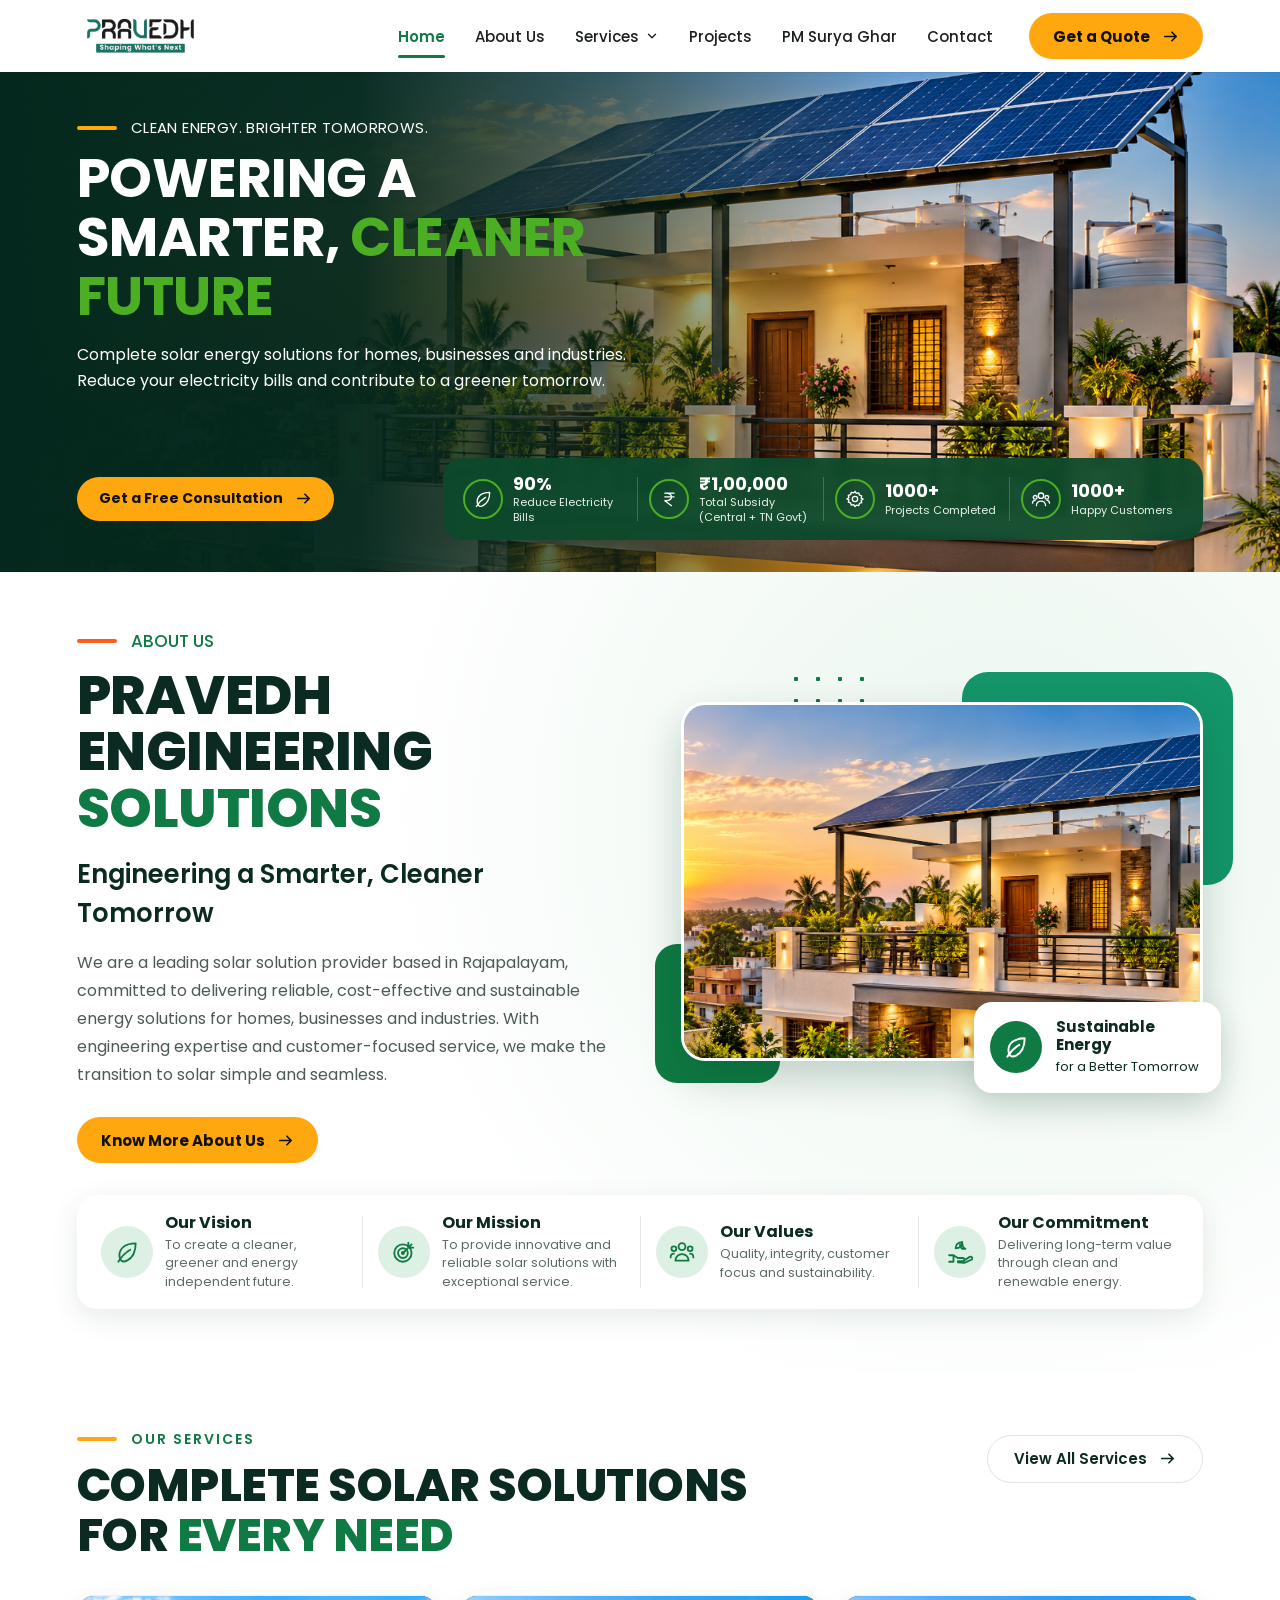
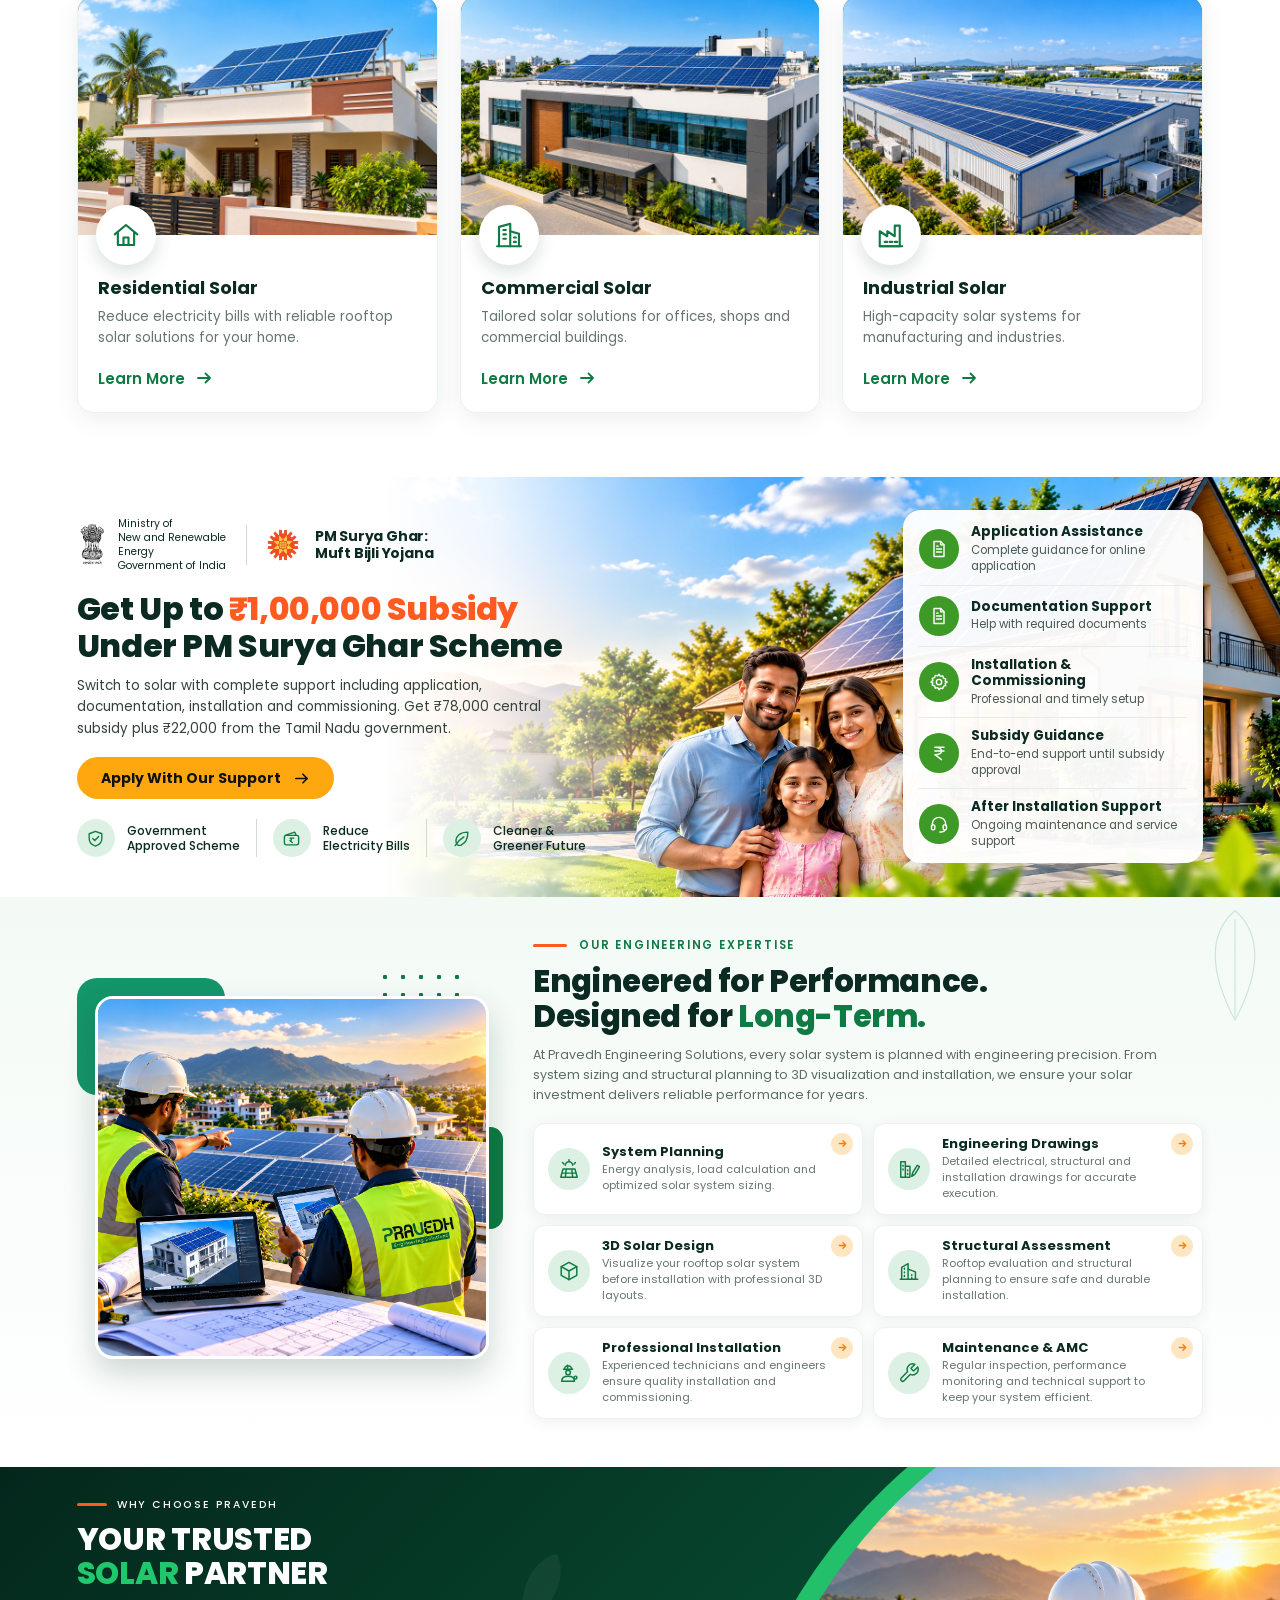
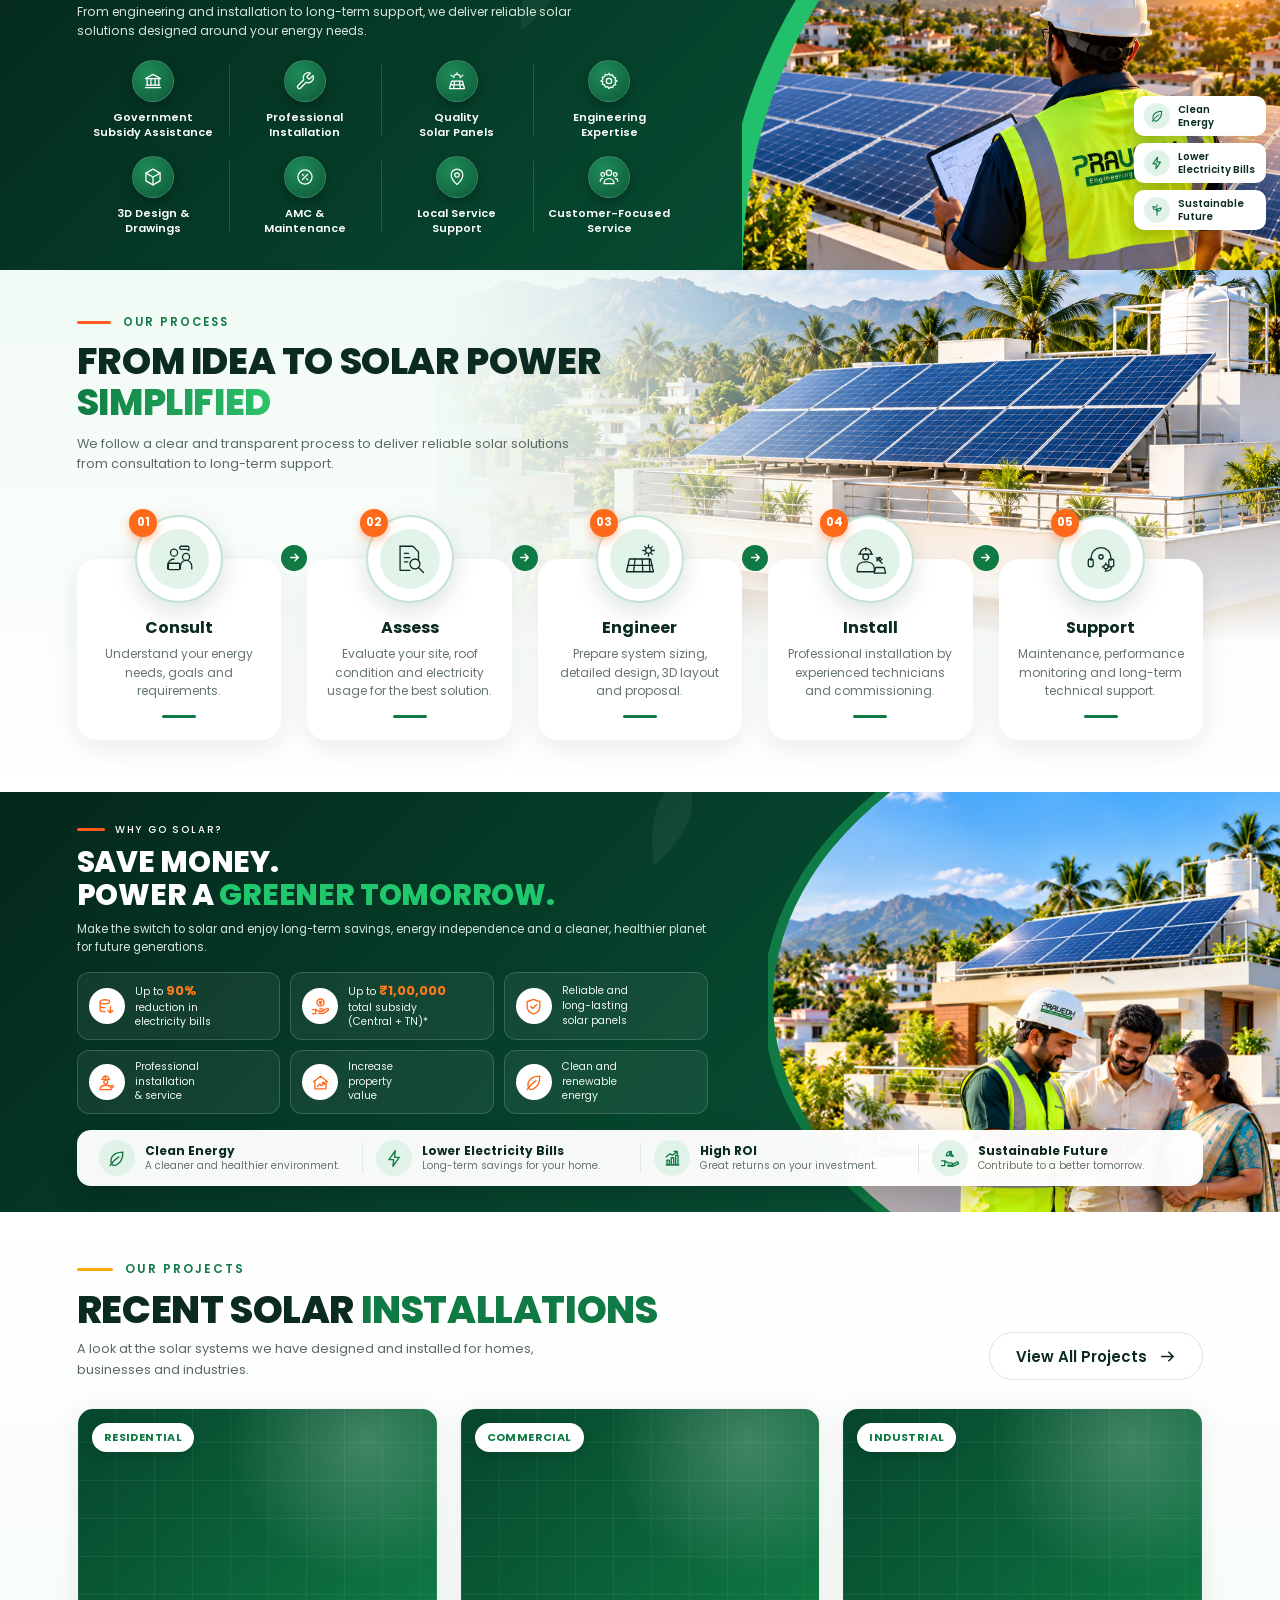
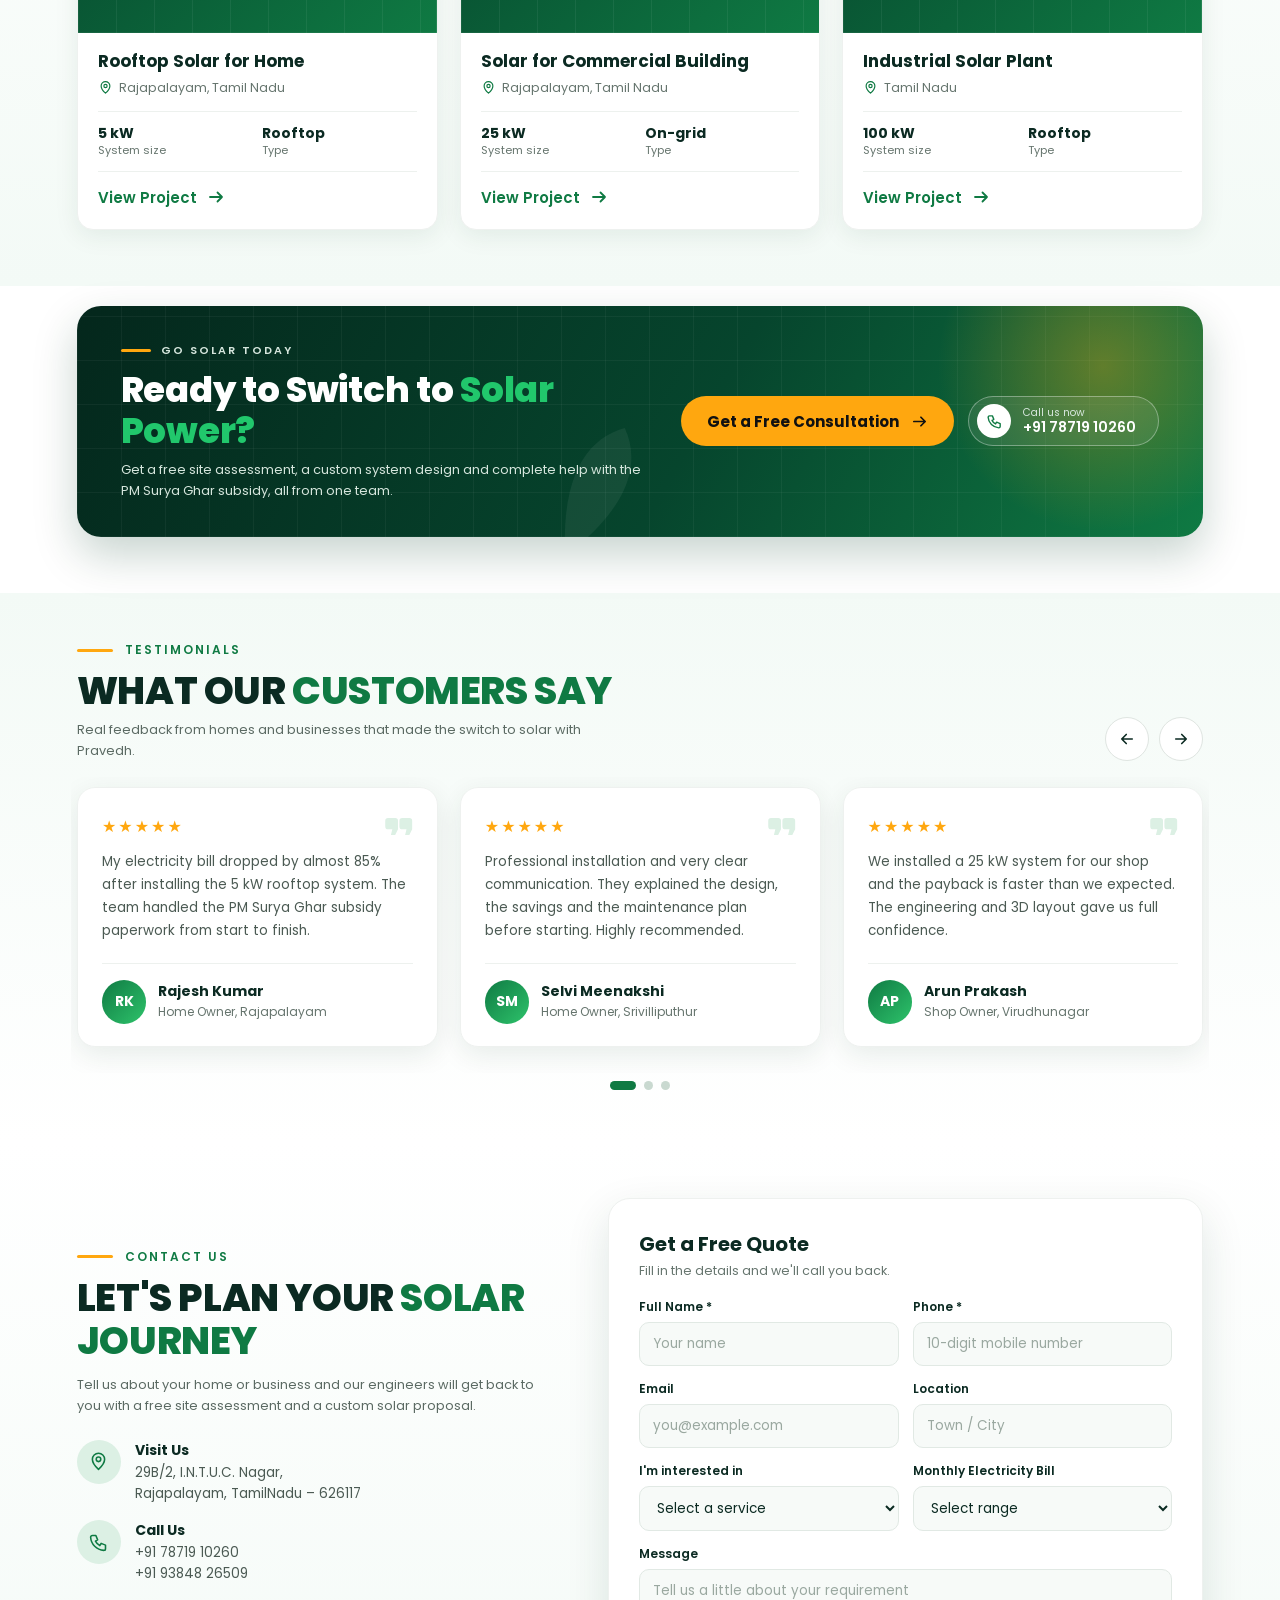
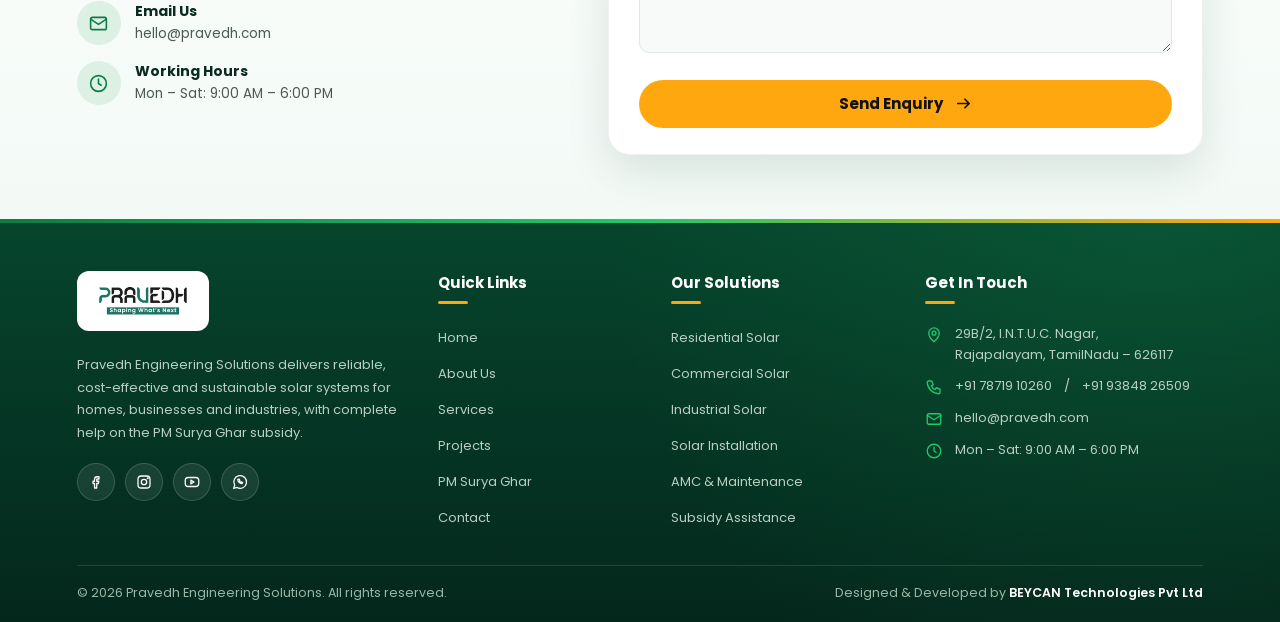
<file: index.html>
<!DOCTYPE html>
<html lang="en">
<head>
<meta charset="UTF-8">
<meta name="viewport" content="width=device-width, initial-scale=1">
<title>Pravedh – Shaping What's Next | Solar Energy Solutions</title>
<link rel="preconnect" href="https://fonts.googleapis.com">
<link rel="preconnect" href="https://fonts.gstatic.com" crossorigin>
<link href="https://fonts.googleapis.com/css2?family=Poppins:wght@400;500;600;700;800&display=swap" rel="stylesheet">
<link rel="stylesheet" href="css/style.css">
</head>
<body>

<header class="header">
  <div class="container">
    <a href="#" class="logo" aria-label="Pravedh – Shaping What's Next">
      <img src="images/logo.png" alt="Pravedh – Shaping What's Next">
    </a>

    <nav class="nav" id="nav" aria-label="Main navigation">
      <a href="#" class="active">Home</a>
      <a href="#about">About Us</a>
    
      <div class="dropdown">
        <button type="button" class="dropdown-toggle" aria-haspopup="true" aria-expanded="false">Services <svg class="chev" viewBox="0 0 24 24" fill="none" stroke="currentColor" stroke-width="2.4" stroke-linecap="round" stroke-linejoin="round"><path d="M6 9l6 6 6-6"/></svg></button>
         <div class="dropdown-menu">
          <a href="services.html#residential">Residential Solar</a>
          <a href="services.html#commercial">Commercial Solar</a>
          <a href="services.html#industrial">Industrial Solar</a>
          <a href="services.html#installation">Solar Installation</a>
          <a href="services.html#amc">AMC &amp; Maintenance</a>
        </div>
      </div>
      <a href="projects.html">Projects</a>
      <a href="#pm-surya-ghar">PM Surya Ghar</a>
      <a href="#contact">Contact</a>
    </nav>

    <div class="actions">
      <a href="#contact" class="btn btn-orange">
        Get a Quote
        <svg viewBox="0 0 24 24" fill="none" stroke="currentColor" stroke-width="2.4" stroke-linecap="round" stroke-linejoin="round"><path d="M4 12h16M14 6l6 6-6 6"/></svg>
      </a>
      <button class="menu-toggle" id="menuToggle" aria-label="Toggle menu" aria-expanded="false" aria-controls="nav"><span></span></button>
    </div>
  </div>
</header>

<section class="hero">
  <div class="hero-bg"><img src="images/hero.png" alt="" aria-hidden="true"></div>

  <div class="container">
    <div class="hero-content">
      <div class="eyebrow">Clean Energy. Brighter Tomorrows.</div>
      <h1>Powering a<br>Smarter, <span class="accent">Cleaner<br>Future</span></h1>
      <p class="lead">Complete solar energy solutions for homes, businesses and industries. Reduce your electricity bills and contribute to a greener tomorrow.</p>

    </div>

    <div class="hero-bottom">
      <div class="cta-row">
        <a href="#contact" class="btn btn-orange">
          Get a Free Consultation
          <svg viewBox="0 0 24 24" fill="none" stroke="currentColor" stroke-width="2.4" stroke-linecap="round" stroke-linejoin="round"><path d="M4 12h16M14 6l6 6-6 6"/></svg>
        </a>
        <!--
        <a href="#story" class="btn btn-outline">
          <span class="play"><svg viewBox="0 0 24 24"><path d="M6 4l14 8-14 8z"/></svg></span>
          Watch Our Story
        </a>
      -->
      </div>
      <div class="stats">
        <div class="stat">
          <div class="stat-icon">
            <svg viewBox="0 0 24 24"><path d="M20 4C10 4 5 9 5 15c0 2 .6 3.6 1.6 4.8C8 21 10 21 12 20c5-2.5 8-7 8-16z"/><path d="M4 21c3-5 6-8 11-11"/></svg>
          </div>
          <div><strong>90%</strong><span>Reduce Electricity Bills</span></div>
        </div>
        <div class="stat">
          <div class="stat-icon">
            <svg viewBox="0 0 24 24"><path d="M7 5h11M7 9.5h11M7 5c6 0 8 2 8 4.5S12 14 7 14l8 6"/></svg>
          </div>
<div><strong>₹1,00,000</strong><span>Total Subsidy<br>(Central + TN Govt)</span></div>
        </div>
        <div class="stat">
          <div class="stat-icon">
            <svg viewBox="0 0 24 24"><circle cx="12" cy="12" r="3.2"/><path d="M12 2.8l1.6 2.4 2.8-.6.9 2.7 2.7.9-.6 2.8L21.8 12l-2.4 1.6.6 2.8-2.7.9-.9 2.7-2.8-.6L12 21.2l-1.6-2.4-2.8.6-.9-2.7-2.7-.9.6-2.8L2.2 12l2.4-1.6-.6-2.8 2.7-.9.9-2.7 2.8.6z"/></svg>
          </div>
          <div><strong>1000+</strong><span>Projects Completed</span></div>
        </div>
        <div class="stat">
          <div class="stat-icon">
            <svg viewBox="0 0 24 24"><circle cx="12" cy="8" r="3.2"/><circle cx="5" cy="10" r="2.2"/><circle cx="19" cy="10" r="2.2"/><path d="M6.5 20c0-3.3 2.5-5.5 5.5-5.5s5.5 2.2 5.5 5.5M1.8 17c0-2 1.3-3.4 3.2-3.4M22.2 17c0-2-1.3-3.4-3.2-3.4"/></svg>
          </div>
          <div><strong>1000+</strong><span>Happy Customers</span></div>
        </div>
      </div>
    </div>
  </div>
</section>

<section class="about" id="about">
  <div class="container">
    <div class="about-top">
      <div class="about-text">
        <div class="about-eyebrow">About Us</div>
        <h2>Pravedh Engineering <span>Solutions</span></h2>
        <h3>Engineering a Smarter, Cleaner Tomorrow</h3>
        <p>We are a leading solar solution provider based in Rajapalayam, committed to delivering reliable, cost-effective and sustainable energy solutions for homes, businesses and industries. With engineering expertise and customer-focused service, we make the transition to solar simple and seamless.</p>
        <a href="#contact" class="btn btn-orange">
          Know More About Us
          <svg viewBox="0 0 24 24" fill="none" stroke="currentColor" stroke-width="2.4" stroke-linecap="round" stroke-linejoin="round"><path d="M4 12h16M14 6l6 6-6 6"/></svg>
        </a>
      </div>

      <div class="about-visual">
        <span class="dots" aria-hidden="true"></span>
       
        <div class="about-img"><img src="images/hero.png" alt="Rooftop solar installation on a home at sunset"></div>
        <div class="float-card">
          <div class="float-icon"><svg viewBox="0 0 24 24"><path d="M20 4C10 4 5 9 5 15c0 2 .6 3.6 1.6 4.8C8 21 10 21 12 20c5-2.5 8-7 8-16z"/><path d="M4 21c3-5 6-8 11-11"/></svg></div>
          <div><strong>Sustainable Energy</strong><span>for a Better Tomorrow</span></div>
        </div>
      </div>
    </div>

    <div class="about-features">
      <div class="feature">
        <div class="feature-icon"><svg viewBox="0 0 24 24"><path d="M20 4C10 4 5 9 5 15c0 2 .6 3.6 1.6 4.8C8 21 10 21 12 20c5-2.5 8-7 8-16z"/><path d="M4 21c3-5 6-8 11-11"/></svg></div>
        <div><h4>Our Vision</h4><p>To create a cleaner, greener and energy independent future.</p></div>
      </div>
      <div class="feature">
        <div class="feature-icon"><svg viewBox="0 0 24 24"><circle cx="11" cy="13" r="8"/><circle cx="11" cy="13" r="4.5"/><circle cx="11" cy="13" r="1"/><path d="M11 13l8-8M16 3.5V8h4.5"/></svg></div>
        <div><h4>Our Mission</h4><p>To provide innovative and reliable solar solutions with exceptional service.</p></div>
      </div>
      <div class="feature">
        <div class="feature-icon"><svg viewBox="0 0 24 24"><circle cx="12" cy="7" r="3.2"/><circle cx="4.5" cy="9" r="2.2"/><circle cx="19.5" cy="9" r="2.2"/><path d="M6 20c0-3.6 2.7-6 6-6s6 2.4 6 6zM1.5 17c0-2 1.2-3.5 3-3.5M22.5 17c0-2-1.2-3.5-3-3.5"/></svg></div>
        <div><h4>Our Values</h4><p>Quality, integrity, customer focus and sustainability.</p></div>
      </div>
      <div class="feature">
        <div class="feature-icon"><svg viewBox="0 0 24 24"><path d="M14 3c-4 0-6 2.5-6 5.5 3.5 0 6-1.5 6-5.5z"/><path d="M14 3c0 3 .5 5 3 6-3 .5-5-.5-5-4M2 15h4l4 2.5h4.5a1.5 1.5 0 0 1 0 3H10M6 15v6H2M14.5 20.5L21 16.5a1.6 1.6 0 0 1 2 2.4L16 22l-6-.5"/></svg></div>
        <div><h4>Our Commitment</h4><p>Delivering long-term value through clean and renewable energy.</p></div>
      </div>
    </div>
  </div>
</section>

<section class="services" id="services">
  <div class="container">
    <div class="services-head">
      <div>
        <div class="services-eyebrow">Our Services</div>
        <h2>Complete Solar Solutions<br>for <span>Every Need</span></h2>
      </div>
      <a href="services.html" class="btn btn-ghost">View All Services <svg viewBox="0 0 24 24" fill="none" stroke="currentColor" stroke-width="2.4" stroke-linecap="round" stroke-linejoin="round"><path d="M4 12h16M14 6l6 6-6 6"/></svg></a>
    </div>

    <div class="services-grid is-3">
      <article class="service-card">
        <div class="service-media">
          <img src="images/residential.png" alt="A rooftop solar installation on a home" loading="lazy">
          <div class="service-icon"><svg viewBox="0 0 24 24"><path d="M3 11.5L12 4l9 7.5"/><path d="M5.5 10v10h13V10"/><path d="M10 20v-6h4v6"/></svg></div>
        </div>
        <div class="service-body">
          <h3>Residential Solar</h3>
          <p>Reduce electricity bills with reliable rooftop solar solutions for your home.</p>
          <a href="services.html#residential" class="learn-more">Learn More <svg viewBox="0 0 24 24" fill="none" stroke="currentColor" stroke-width="2.4" stroke-linecap="round" stroke-linejoin="round"><path d="M4 12h16M14 6l6 6-6 6"/></svg></a>
        </div>
      </article>

      <article class="service-card">
        <div class="service-media">
          <img src="images/commercial.png" alt="Solar-powered commercial building" loading="lazy">
          <div class="service-icon"><svg viewBox="0 0 24 24"><path d="M4 21V5.5L13 3v18"/><path d="M13 9l7 2v10"/><path d="M2.5 21h19"/><path d="M7.5 8h2M7.5 11.5h2M7.5 15h2M16 14h1.5M16 17.5h1.5"/></svg></div>
        </div>
        <div class="service-body">
          <h3>Commercial Solar</h3>
          <p>Tailored solar solutions for offices, shops and commercial buildings.</p>
          <a href="services.html#commercial" class="learn-more">Learn More <svg viewBox="0 0 24 24" fill="none" stroke="currentColor" stroke-width="2.4" stroke-linecap="round" stroke-linejoin="round"><path d="M4 12h16M14 6l6 6-6 6"/></svg></a>
        </div>
      </article>

      <article class="service-card">
        <div class="service-media">
          <img src="images/industrial.png" alt="Large solar array beside an industrial area" loading="lazy">
          <div class="service-icon"><svg viewBox="0 0 24 24"><path d="M3 21V9l6 4V9l6 4V4.5h4V21z"/><path d="M3 21h18"/><path d="M7 17.5h2M11 17.5h2M15 17.5h2"/></svg></div>
        </div>
        <div class="service-body">
          <h3>Industrial Solar</h3>
          <p>High-capacity solar systems for manufacturing and industries.</p>
          <a href="services.html#industrial" class="learn-more">Learn More <svg viewBox="0 0 24 24" fill="none" stroke="currentColor" stroke-width="2.4" stroke-linecap="round" stroke-linejoin="round"><path d="M4 12h16M14 6l6 6-6 6"/></svg></a>
        </div>
      </article>
    </div>
  </div>
</section>

<section class="pmsg" id="pm-surya-ghar">
  <div class="pmsg-bg" aria-hidden="true"></div>
  <div class="container pmsg-grid">
    <div class="pmsg-main">
      <div class="pmsg-brands">
        <div class="brand-mnre">
          <img src="images/emblem.png" alt="Emblem of India">
          <p>Ministry of<br>New and Renewable<br>Energy<br>Government of India</p>
        </div>
        <div class="brand-sg">
          <img src="images/surya-logo.png" alt="PM Surya Ghar logo">
          <p>PM Surya Ghar:<br>Muft Bijli Yojana</p>
        </div>
      </div>

      <h2>Get Up to <span>₹1,00,000 Subsidy</span><br>Under PM Surya Ghar Scheme</h2>
<p class="pmsg-lead">Switch to solar with complete support including application, documentation, installation and commissioning. Get ₹78,000 central subsidy plus ₹22,000 from the Tamil Nadu government.</p>
      <a href="#contact" class="btn btn-orange">Apply With Our Support <svg viewBox="0 0 24 24" fill="none" stroke="currentColor" stroke-width="2.4" stroke-linecap="round" stroke-linejoin="round"><path d="M4 12h16M14 6l6 6-6 6"/></svg></a>

      <div class="pm-badges">
          <div class="pm-badge"><span class="pm-badge-ico"><svg viewBox="0 0 24 24"><path d="M12 3l8 3v6c0 4.5-3.2 8-8 9.5C7.2 20 4 16.5 4 12V6z"/><path d="M8.5 12l2.6 2.6L16 9.5"/></svg></span><span>Government<br>Approved Scheme</span></div>
          <div class="pm-badge"><span class="pm-badge-ico"><svg viewBox="0 0 24 24"><path d="M4 8l12-4 2 4"/><rect x="3" y="8" width="18" height="12" rx="2.5"/><path d="M10 11.5h5M10 11.5c2.5 0 2.5 3 0 3l3 2.5"/></svg></span><span>Reduce<br>Electricity Bills</span></div>
          <div class="pm-badge"><span class="pm-badge-ico"><svg viewBox="0 0 24 24"><path d="M20 4C10 4 5 9 5 15c0 2 .6 3.6 1.6 4.8C8 21 10 21 12 20c5-2.5 8-7 8-16z"/><path d="M4 21c3-5 6-8 11-11"/></svg></span><span>Cleaner &amp;<br>Greener Future</span></div>
      </div>
    </div>

    <aside class="pmsg-card" aria-label="Our support">
      <ul>
        <li><span class="pm-ico"><svg viewBox="0 0 24 24"><path d="M6 3h8l4 4v14H6z"/><path d="M14 3v4h4M9 12h6M9 15.5h6M9 8.5h2"/></svg></span><div><strong>Application Assistance</strong><span>Complete guidance for online application</span></div></li>
        <li><span class="pm-ico"><svg viewBox="0 0 24 24"><path d="M6 3h8l4 4v14H6z"/><path d="M14 3v4h4M9 12h6M9 15.5h6M9 8.5h2"/></svg></span><div><strong>Documentation Support</strong><span>Help with required documents</span></div></li>
        <li><span class="pm-ico"><svg viewBox="0 0 24 24"><circle cx="12" cy="12" r="3.2"/><path d="M12 2.8l1.6 2.4 2.8-.6.9 2.7 2.7.9-.6 2.8L21.8 12l-2.4 1.6.6 2.8-2.7.9-.9 2.7-2.8-.6L12 21.2l-1.6-2.4-2.8.6-.9-2.7-2.7-.9.6-2.8L2.2 12l2.4-1.6-.6-2.8 2.7-.9.9-2.7 2.8.6z"/></svg></span><div><strong>Installation &amp; Commissioning</strong><span>Professional and timely setup</span></div></li>
        <li><span class="pm-ico"><svg viewBox="0 0 24 24"><path d="M7 5h11M7 9.5h11M7 5c6 0 8 2 8 4.5S12 14 7 14l8 6"/></svg></span><div><strong>Subsidy Guidance</strong><span>End-to-end support until subsidy approval</span></div></li>
        <li><span class="pm-ico"><svg viewBox="0 0 24 24"><path d="M4 14v-2a8 8 0 0 1 16 0v2"/><rect x="3" y="13" width="4" height="6" rx="1.5"/><rect x="17" y="13" width="4" height="6" rx="1.5"/><path d="M19 19c0 1.6-1.6 2.5-4 2.5h-2"/></svg></span><div><strong>After Installation Support</strong><span>Ongoing maintenance and service support</span></div></li>
      </ul>
    </aside>
  </div>
</section>
<section class="eng" id="engineering">
  <svg class="eng-leaf" viewBox="0 0 120 200" aria-hidden="true">
    <path d="M60 6C20 40 10 100 60 194 110 100 100 40 60 6z" fill="none" stroke="#9fd3b4" stroke-width="2"/>
    <path d="M60 20v170" stroke="#9fd3b4" stroke-width="2"/>
  </svg>

  <div class="container eng-grid">
    <!-- left: image -->
    <div class="eng-visual">
      <span class="eng-dots" aria-hidden="true"></span>
      <div class="eng-img">
        <img src="images/engineering.png" alt="Pravedh engineers reviewing a rooftop solar layout" loading="lazy">
      </div>
    </div>

    <!-- right: content -->
    <div class="eng-content">
      <div class="eng-eyebrow">Our Engineering Expertise</div>
      <h2>Engineered for Performance.<br>Designed for <span>Long-Term.</span></h2>
      <p class="eng-lead">At Pravedh Engineering Solutions, every solar system is planned with engineering precision. From system sizing and structural planning to 3D visualization and installation, we ensure your solar investment delivers reliable performance for years.</p>

      <div class="eng-cards">
        <a href="#contact" class="eng-card">
          <span class="eng-ico"><svg viewBox="0 0 24 24"><path d="M12 2v2M5 5l1.4 1.4M19 5l-1.4 1.4M8 8a4 4 0 0 1 8 0"/><path d="M3 21l2.5-9h13L21 21zM4.2 16.5h15.6M9 12l-1 9M15 12l1 9"/></svg></span>
          <span class="eng-txt"><strong>System Planning</strong><span>Energy analysis, load calculation and optimized solar system sizing.</span></span>
          <span class="eng-go"><svg viewBox="0 0 24 24"><path d="M5 12h14M13 6l6 6-6 6"/></svg></span>
        </a>

        <a href="#contact" class="eng-card">
          <span class="eng-ico"><svg viewBox="0 0 24 24"><path d="M3 4h5v17H3zM8 9h5v12H8z"/><path d="M5.5 8v1M5.5 12v1M10.5 13v1M10.5 17v1"/><path d="M15 20l1-4 5-8 2.5 1.5-5 8z"/></svg></span>
          <span class="eng-txt"><strong>Engineering Drawings</strong><span>Detailed electrical, structural and installation drawings for accurate execution.</span></span>
          <span class="eng-go"><svg viewBox="0 0 24 24"><path d="M5 12h14M13 6l6 6-6 6"/></svg></span>
        </a>

        <a href="#contact" class="eng-card">
          <span class="eng-ico"><svg viewBox="0 0 24 24"><path d="M12 2.5l8.5 4.8v9.4L12 21.5l-8.5-4.8V7.3z"/><path d="M3.5 7.3L12 12l8.5-4.7M12 12v9.5"/></svg></span>
          <span class="eng-txt"><strong>3D Solar Design</strong><span>Visualize your rooftop solar system before installation with professional 3D layouts.</span></span>
          <span class="eng-go"><svg viewBox="0 0 24 24"><path d="M5 12h14M13 6l6 6-6 6"/></svg></span>
        </a>

        <a href="#contact" class="eng-card">
          <span class="eng-ico"><svg viewBox="0 0 24 24"><path d="M4 21V8l7-4v17"/><path d="M11 10l8 3v8"/><path d="M2.5 21h19M7 9v1M7 13v1M7 17v1M15 16v1M15 19v1"/></svg></span>
          <span class="eng-txt"><strong>Structural Assessment</strong><span>Rooftop evaluation and structural planning to ensure safe and durable installation.</span></span>
          <span class="eng-go"><svg viewBox="0 0 24 24"><path d="M5 12h14M13 6l6 6-6 6"/></svg></span>
        </a>

        <a href="#contact" class="eng-card">
          <span class="eng-ico"><svg viewBox="0 0 24 24"><path d="M7 8a4 4 0 0 1 8 0M6 8h10M10.5 3.5v3"/><circle cx="11" cy="11.5" r="2.5"/><path d="M4 21c0-3.5 3-5.5 7-5.5s7 2 7 5.5z"/><circle cx="19" cy="17" r="1.6"/></svg></span>
          <span class="eng-txt"><strong>Professional Installation</strong><span>Experienced technicians and engineers ensure quality installation and commissioning.</span></span>
          <span class="eng-go"><svg viewBox="0 0 24 24"><path d="M5 12h14M13 6l6 6-6 6"/></svg></span>
        </a>

        <a href="#contact" class="eng-card">
          <span class="eng-ico"><svg viewBox="0 0 24 24"><path d="M14.7 6.3a1 1 0 0 0 0 1.4l1.6 1.6a1 1 0 0 0 1.4 0l3.77-3.77a6 6 0 0 1-7.94 7.94l-6.91 6.91a2.12 2.12 0 0 1-3-3l6.91-6.91a6 6 0 0 1 7.94-7.94z"/></svg></span>
          <span class="eng-txt"><strong>Maintenance &amp; AMC</strong><span>Regular inspection, performance monitoring and technical support to keep your system efficient.</span></span>
          <span class="eng-go"><svg viewBox="0 0 24 24"><path d="M5 12h14M13 6l6 6-6 6"/></svg></span>
        </a>
      </div>
    </div>
  </div>
</section>

<section class="why" id="why-us">
  <!-- photo with curved edge -->
  <div class="why-media" aria-hidden="false">
    <div class="why-edge"></div>
    <div class="why-photo"><img src="images/why-choose.png" alt="Pravedh engineer reviewing a rooftop solar plant" loading="lazy"></div>

    <div class="why-tags">
      <div class="why-tag">
        <span class="why-tag-ico"><svg viewBox="0 0 24 24"><path d="M20 4C10 4 5 9 5 15c0 2 .6 3.6 1.6 4.8C8 21 10 21 12 20c5-2.5 8-7 8-16z"/><path d="M4 21c3-5 6-8 11-11"/></svg></span>
        <span>Clean<br>Energy</span>
      </div>
      <div class="why-tag">
        <span class="why-tag-ico"><svg viewBox="0 0 24 24"><path d="M13 2L5 13.5h6L10 22l8-11.5h-6z"/></svg></span>
        <span>Lower<br>Electricity Bills</span>
      </div>
      <div class="why-tag">
        <span class="why-tag-ico"><svg viewBox="0 0 24 24"><path d="M12 21v-9"/><path d="M12 12C12 8 9 6 5 6c0 4 2.5 6 7 6zM12 14c0-3.5 2.5-5.5 7-5.5 0 3.5-2.5 5.5-7 5.5z"/><path d="M12 3v3"/></svg></span>
        <span>Sustainable<br>Future</span>
      </div>
    </div>
  </div>

  <svg class="why-leaf" viewBox="0 0 120 200" aria-hidden="true"><path d="M60 6C20 40 10 100 60 194 110 100 100 40 60 6z" fill="currentColor"/></svg>

  <div class="container">
    <div class="why-content">
      <div class="why-eyebrow">Why Choose Pravedh</div>
      <h2>Your Trusted<br><span>Solar</span> Partner</h2>
      <p class="why-lead">From engineering and installation to long-term support, we deliver reliable solar solutions designed around your energy needs.</p>

      <div class="why-grid">
        <div class="why-item">
          <span class="why-ico"><svg viewBox="0 0 24 24"><path d="M3 9l9-5 9 5z"/><path d="M5 9v8M9.5 9v8M14.5 9v8M19 9v8"/><path d="M3 20h18M4 17h16"/></svg></span>
          <span>Government<br>Subsidy Assistance</span>
        </div>
        <div class="why-item">
          <span class="why-ico"><svg viewBox="0 0 24 24"><path d="M14.7 6.3a1 1 0 0 0 0 1.4l1.6 1.6a1 1 0 0 0 1.4 0l3.77-3.77a6 6 0 0 1-7.94 7.94l-6.91 6.91a2.12 2.12 0 0 1-3-3l6.91-6.91a6 6 0 0 1 7.94-7.94z"/></svg></span>
          <span>Professional<br>Installation</span>
        </div>
        <div class="why-item">
          <span class="why-ico"><svg viewBox="0 0 24 24"><path d="M12 2v2M5 5l1.4 1.4M19 5l-1.4 1.4M8 8a4 4 0 0 1 8 0"/><path d="M3 21l2.5-9h13L21 21zM4.2 16.5h15.6M9 12l-1 9M15 12l1 9"/></svg></span>
          <span>Quality<br>Solar Panels</span>
        </div>
        <div class="why-item">
          <span class="why-ico"><svg viewBox="0 0 24 24"><circle cx="12" cy="12" r="3.2"/><path d="M12 2.8l1.6 2.4 2.8-.6.9 2.7 2.7.9-.6 2.8L21.8 12l-2.4 1.6.6 2.8-2.7.9-.9 2.7-2.8-.6L12 21.2l-1.6-2.4-2.8.6-.9-2.7-2.7-.9.6-2.8L2.2 12l2.4-1.6-.6-2.8 2.7-.9.9-2.7 2.8.6z"/></svg></span>
          <span>Engineering<br>Expertise</span>
        </div>
        <div class="why-item">
          <span class="why-ico"><svg viewBox="0 0 24 24"><path d="M12 2.5l8.5 4.8v9.4L12 21.5l-8.5-4.8V7.3z"/><path d="M3.5 7.3L12 12l8.5-4.7M12 12v9.5"/></svg></span>
          <span>3D Design &amp;<br>Drawings</span>
        </div>
        <div class="why-item">
          <span class="why-ico"><svg viewBox="0 0 24 24"><circle cx="12" cy="12" r="8.5"/><path d="M9 15l6-6M9 9l1 1M14 14l1 1"/></svg></span>
          <span>AMC &amp;<br>Maintenance</span>
        </div>
        <div class="why-item">
          <span class="why-ico"><svg viewBox="0 0 24 24"><path d="M12 21s7-6.2 7-11.5a7 7 0 0 0-14 0C5 14.800 12 21 12 21z"/><circle cx="12" cy="9.5" r="2.6"/></svg></span>
          <span>Local Service<br>Support</span>
        </div>
        <div class="why-item">
          <span class="why-ico"><svg viewBox="0 0 24 24"><circle cx="12" cy="7" r="3.2"/><circle cx="4.5" cy="9" r="2.2"/><circle cx="19.5" cy="9" r="2.2"/><path d="M6 20c0-3.6 2.7-6 6-6s6 2.4 6 6zM1.5 17c0-2 1.2-3.5 3-3.5M22.5 17c0-2-1.2-3.5-3-3.5"/></svg></span>
          <span>Customer-Focused<br>Service</span>
        </div>
      </div>
    </div>
  </div>
</section>
<section class="process" id="process">
  <div class="process-bg" aria-hidden="true"></div>

  <div class="container">
    <div class="process-eyebrow">Our Process</div>
    <h2>From Idea to Solar Power<br><span>Simplified</span></h2>
    <p class="process-lead">We follow a clear and transparent process to deliver reliable solar solutions from consultation to long-term support.</p>

    <div class="steps">
      <!-- 01 -->
      <div class="step">
        <div class="step-medal">
          <span class="step-no">01</span>
          <span class="step-ico"><svg viewBox="0 0 48 48"><circle cx="17" cy="15" r="5"/><path d="M8 38v-5a9 9 0 0 1 9-9"/><rect x="9" y="30" width="16" height="9" rx="1.5"/><circle cx="34" cy="21" r="5"/><path d="M26 38v-4a8 8 0 0 1 16 0v4"/><path d="M27 6h9a2 2 0 0 1 2 2v4l-3-1.5H27a2 2 0 0 1-2-2V8a2 2 0 0 1 2-2z"/></svg></span>
        </div>
        <span class="step-arrow"><svg viewBox="0 0 24 24"><path d="M5 12h14M13 6l6 6-6 6"/></svg></span>
        <div class="step-card">
          <h3>Consult</h3>
          <p>Understand your energy needs, goals and requirements.</p>
        </div>
      </div>

      <!-- 02 -->
      <div class="step">
        <div class="step-medal">
          <span class="step-no">02</span>
          <span class="step-ico"><svg viewBox="0 0 48 48"><path d="M10 6h18l8 8v12"/><path d="M10 6v34h14"/><path d="M16 16h6M16 22h8M16 28h5"/><circle cx="31" cy="31" r="7"/><path d="M36 36l7 7"/></svg></span>
        </div>
        <span class="step-arrow"><svg viewBox="0 0 24 24"><path d="M5 12h14M13 6l6 6-6 6"/></svg></span>
        <div class="step-card">
          <h3>Assess</h3>
          <p>Evaluate your site, roof condition and electricity usage for the best solution.</p>
        </div>
      </div>

      <!-- 03 -->
      <div class="step">
        <div class="step-medal">
          <span class="step-no">03</span>
          <span class="step-ico"><svg viewBox="0 0 48 48"><path d="M5 42l4-18h30l4 18z"/><path d="M7 33h34M17 24l-2 18M27 24l1 18M37 24l1 18"/><circle cx="36" cy="12" r="4"/><path d="M36 4v2.5M36 17.500V20M28 12h2.500M41.500 12H44M30.500 6.500l1.800 1.800M39.700 15.700l1.800 1.800M41.500 6.500l-1.800 1.800M32.300 15.700l-1.800 1.800"/></svg></span>
        </div>
        <span class="step-arrow"><svg viewBox="0 0 24 24"><path d="M5 12h14M13 6l6 6-6 6"/></svg></span>
        <div class="step-card">
          <h3>Engineer</h3>
          <p>Prepare system sizing, detailed design, 3D layout and proposal.</p>
        </div>
      </div>

      <!-- 04 -->
      <div class="step">
        <div class="step-medal">
          <span class="step-no">04</span>
          <span class="step-ico"><svg viewBox="0 0 48 48"><path d="M10 17a8 8 0 0 1 16 0"/><path d="M8 17h20M18 8v4"/><circle cx="18" cy="21" r="4"/><path d="M6 42v-5c0-6 5-9 12-9s12 3 12 9v5z"/><path d="M33 22l8 8M41 24l-3 3-2-2 3-3a4 4 0 0 0-5 5"/><path d="M30 44l2-8h12l2 8z"/></svg></span>
        </div>
        <span class="step-arrow"><svg viewBox="0 0 24 24"><path d="M5 12h14M13 6l6 6-6 6"/></svg></span>
        <div class="step-card">
          <h3>Install</h3>
          <p>Professional installation by experienced technicians and commissioning.</p>
        </div>
      </div>

      <!-- 05 -->
      <div class="step">
        <div class="step-medal">
          <span class="step-no">05</span>
          <span class="step-ico"><svg viewBox="0 0 48 48"><path d="M10 26v-4a14 14 0 0 1 28 0v4"/><rect x="6" y="24" width="7" height="11" rx="3"/><rect x="35" y="24" width="7" height="11" rx="3"/><path d="M39 35c0 4-4 6-9 6"/><circle cx="31" cy="35" r="3"/><path d="M31 29.500v2M31 38.500v2M25.500 35h2M34.500 35h2"/><circle cx="24" cy="21" r="3"/></svg></span>
        </div>
        <div class="step-card">
          <h3>Support</h3>
          <p>Maintenance, performance monitoring and long-term technical support.</p>
        </div>
      </div>
    </div>
  </div>
</section>

<section class="gs" id="why-solar">
  <!-- photo with curved edge -->
  <div class="gs-media">
    <div class="gs-edge"></div>
    <div class="gs-photo"><img src="images/why-solar.png" alt="Pravedh engineer explaining a rooftop solar system to a family" loading="lazy"></div>
  </div>

  <svg class="gs-leaf" viewBox="0 0 120 200" aria-hidden="true"><path d="M60 6C20 40 10 100 60 194 110 100 100 40 60 6z" fill="currentColor"/></svg>

  <div class="container">
    <div class="gs-top">
      <div class="gs-eyebrow">Why Go Solar?</div>
      <h2>Save Money.<br>Power a <span>Greener Tomorrow.</span></h2>
      <p class="gs-lead">Make the switch to solar and enjoy long-term savings, energy independence and a cleaner, healthier planet for future generations.</p>

      <div class="gs-cards">
        <div class="gs-card">
          <span class="gs-ico"><svg viewBox="0 0 24 24"><ellipse cx="10" cy="6" rx="6" ry="2.5"/><path d="M4 6v5c0 1.4 2.7 2.5 6 2.5M4 11v5c0 1.4 2.7 2.5 6 2.5"/><path d="M17 12v8M14 17l3 3 3-3"/></svg></span>
          <span class="gs-txt">Up to <b>90%</b><br>reduction in<br>electricity bills</span>
        </div>
        <div class="gs-card">
          <span class="gs-ico"><svg viewBox="0 0 24 24"><circle cx="12" cy="7" r="4.5"/><path d="M10.5 5.5h3M10.5 7.5h3M10.5 5.5c2 0 2.5 2 0 2l2 2"/><path d="M2 16h4l4 2h4a1.5 1.5 0 0 0 0-3h-3M6 15v6H2M14 18l6-3.5a1.5 1.5 0 0 1 2 2L15 21l-5-.5"/></svg></span>
<span class="gs-txt">Up to <b>₹1,00,000</b><br>total subsidy<br>(Central + TN)*</span>
        </div>
        <div class="gs-card">
          <span class="gs-ico"><svg viewBox="0 0 24 24"><path d="M12 3l8 3v6c0 4.5-3.2 8-8 9.5C7.2 20 4 16.5 4 12V6z"/><path d="M8.5 12l2.6 2.6L16 9.5"/></svg></span>
          <span class="gs-txt">Reliable and<br>long-lasting<br>solar panels</span>
        </div>
        <div class="gs-card">
          <span class="gs-ico"><svg viewBox="0 0 24 24"><path d="M7 8a4 4 0 0 1 8 0M6 8h10M10.5 3.5v3"/><circle cx="11" cy="11.5" r="2.5"/><path d="M4 21c0-3.5 3-5.5 7-5.5s7 2 7 5.5z"/><circle cx="19" cy="17" r="1.6"/></svg></span>
          <span class="gs-txt">Professional<br>installation<br>&amp; service</span>
        </div>
        <div class="gs-card">
          <span class="gs-ico"><svg viewBox="0 0 24 24"><path d="M3 11l9-7 9 7"/><path d="M5 10v10h14V10"/><path d="M8 17l3-3 2 2 4-4M14.5 12H17v2.5"/></svg></span>
          <span class="gs-txt">Increase<br>property<br>value</span>
        </div>
        <div class="gs-card">
          <span class="gs-ico"><svg viewBox="0 0 24 24"><path d="M20 4C10 4 5 9 5 15c0 2 .6 3.6 1.6 4.8C8 21 10 21 12 20c5-2.5 8-7 8-16z"/><path d="M4 21c3-5 6-8 11-11"/></svg></span>
          <span class="gs-txt">Clean and<br>renewable<br>energy</span>
        </div>
      </div>
    </div>

    <!-- bottom benefits bar -->
    <div class="gs-bar">
      <div class="gs-b">
        <span class="gs-b-ico"><svg viewBox="0 0 24 24"><path d="M20 4C10 4 5 9 5 15c0 2 .6 3.6 1.6 4.8C8 21 10 21 12 20c5-2.5 8-7 8-16z"/><path d="M4 21c3-5 6-8 11-11"/></svg></span>
        <span><strong>Clean Energy</strong><em>A cleaner and healthier environment.</em></span>
      </div>
      <div class="gs-b">
        <span class="gs-b-ico"><svg viewBox="0 0 24 24"><path d="M13 2L5 13.5h6L10 22l8-11.5h-6z"/></svg></span>
        <span><strong>Lower Electricity Bills</strong><em>Long-term savings for your home.</em></span>
      </div>
      <div class="gs-b">
        <span class="gs-b-ico"><svg viewBox="0 0 24 24"><path d="M4 20h16"/><rect x="5" y="14" width="3" height="6"/><rect x="10.5" y="11" width="3" height="9"/><rect x="16" y="8" width="3" height="12"/><path d="M4 10l5-4 3 2 6-5M14 3h4v4"/></svg></span>
        <span><strong>High ROI</strong><em>Great returns on your investment.</em></span>
      </div>
      <div class="gs-b">
        <span class="gs-b-ico"><svg viewBox="0 0 24 24"><path d="M14 3c-4 0-6 2.5-6 5.5 3.5 0 6-1.5 6-5.5z"/><path d="M14 3c0 3 .5 5 3 6-3 .5-5-.5-5-4M2 15h4l4 2.5h4.5a1.5 1.5 0 0 1 0 3H10M6 15v6H2M14.5 20.5L21 16.5a1.6 1.6 0 0 1 2 2.4L16 22l-6-.5"/></svg></span>
        <span><strong>Sustainable Future</strong><em>Contribute to a better tomorrow.</em></span>
      </div>
    </div>
  </div>
</section>

<section class="projects" id="project">
  <div class="container">
    <div class="projects-head">
      <div>
        <div class="projects-eyebrow">Our Projects</div>
        <h2>Recent Solar <span>Installations</span></h2>
        <p class="projects-lead">A look at the solar systems we have designed and installed for homes, businesses and industries.</p>
      </div>
      <a href="projects.html" class="btn btn-ghost">View All Projects
        <svg viewBox="0 0 24 24" fill="none" stroke="currentColor" stroke-width="2.4" stroke-linecap="round" stroke-linejoin="round"><path d="M4 12h16M14 6l6 6-6 6"/></svg>
      </a>
    </div>

    <div class="projects-grid">
      <!-- Card 1 -->
      <article class="project-card">
        <div class="project-media">
          <span class="project-tag">Residential</span>
        </div>
        <div class="project-body">
          <h3>Rooftop Solar for Home</h3>
          <p class="project-loc">
            <svg viewBox="0 0 24 24"><path d="M12 21s7-6.2 7-11.5a7 7 0 0 0-14 0C5 14.8 12 21 12 21z"/><circle cx="12" cy="9.5" r="2.6"/></svg>
            Rajapalayam, Tamil Nadu
          </p>
          <div class="project-meta">
            <span><strong>5 kW</strong>System size</span>
            <span><strong>Rooftop</strong>Type</span>
          </div>
          <a href="#contact" class="learn-more">View Project
            <svg viewBox="0 0 24 24" fill="none" stroke="currentColor" stroke-width="2.4" stroke-linecap="round" stroke-linejoin="round"><path d="M4 12h16M14 6l6 6-6 6"/></svg>
          </a>
        </div>
      </article>

      <!-- Card 2 -->
      <article class="project-card">
        <div class="project-media">
          <span class="project-tag">Commercial</span>
        </div>
        <div class="project-body">
          <h3>Solar for Commercial Building</h3>
          <p class="project-loc">
            <svg viewBox="0 0 24 24"><path d="M12 21s7-6.2 7-11.5a7 7 0 0 0-14 0C5 14.8 12 21 12 21z"/><circle cx="12" cy="9.5" r="2.6"/></svg>
            Rajapalayam, Tamil Nadu
          </p>
          <div class="project-meta">
            <span><strong>25 kW</strong>System size</span>
            <span><strong>On-grid</strong>Type</span>
          </div>
          <a href="#contact" class="learn-more">View Project
            <svg viewBox="0 0 24 24" fill="none" stroke="currentColor" stroke-width="2.4" stroke-linecap="round" stroke-linejoin="round"><path d="M4 12h16M14 6l6 6-6 6"/></svg>
          </a>
        </div>
      </article>

      <!-- Card 3 -->
      <article class="project-card">
        <div class="project-media">
          <span class="project-tag">Industrial</span>
        </div>
        <div class="project-body">
          <h3>Industrial Solar Plant</h3>
          <p class="project-loc">
            <svg viewBox="0 0 24 24"><path d="M12 21s7-6.2 7-11.5a7 7 0 0 0-14 0C5 14.8 12 21 12 21z"/><circle cx="12" cy="9.5" r="2.6"/></svg>
            Tamil Nadu
          </p>
          <div class="project-meta">
            <span><strong>100 kW</strong>System size</span>
            <span><strong>Rooftop</strong>Type</span>
          </div>
          <a href="#contact" class="learn-more">View Project
            <svg viewBox="0 0 24 24" fill="none" stroke="currentColor" stroke-width="2.4" stroke-linecap="round" stroke-linejoin="round"><path d="M4 12h16M14 6l6 6-6 6"/></svg>
          </a>
        </div>
      </article>
    </div>
  </div>
</section>

<section class="cta" id="cta">
  <div class="container">
    <div class="cta-box">
      <span class="cta-glow" aria-hidden="true"></span>
      <svg class="cta-leaf" viewBox="0 0 120 200" aria-hidden="true"><path d="M60 6C20 40 10 100 60 194 110 100 100 40 60 6z" fill="currentColor"/></svg>

      <div class="cta-text">
        <div class="cta-eyebrow">Go Solar Today</div>
        <h2>Ready to Switch to <span>Solar Power?</span></h2>
        <p>Get a free site assessment, a custom system design and complete help with the PM Surya Ghar subsidy, all from one team.</p>
      </div>

      <div class="cta-actions">
        <a href="#contact" class="btn btn-orange">
          Get a Free Consultation
          <svg viewBox="0 0 24 24" fill="none" stroke="currentColor" stroke-width="2.4" stroke-linecap="round" stroke-linejoin="round"><path d="M4 12h16M14 6l6 6-6 6"/></svg>
        </a>
        <a href="tel:+917871910260" class="btn btn-call">
          <span class="cta-phone"><svg viewBox="0 0 24 24"><path d="M5 4h4l2 5-2.500 1.500a11 11 0 0 0 5 5L15 13l5 2v4a2 2 0 0 1-2 2A16 16 0 0 1 3 6a2 2 0 0 1 2-2z"/></svg></span>
          <span class="cta-call-txt"><small>Call us now</small>+91 78719 10260</span>
        </a>
      </div>
    </div>
  </div>
</section>

<section class="testi" id="testimonials">
  <div class="container">
    <div class="testi-head">
      <div>
        <div class="testi-eyebrow">Testimonials</div>
        <h2>What Our <span>Customers Say</span></h2>
        <p class="testi-lead">Real feedback from homes and businesses that made the switch to solar with Pravedh.</p>
      </div>
      <div class="testi-nav">
        <button type="button" class="testi-arrow" id="testiPrev" aria-label="Previous testimonial">
          <svg viewBox="0 0 24 24"><path d="M19 12H5M11 6l-6 6 6 6"/></svg>
        </button>
        <button type="button" class="testi-arrow" id="testiNext" aria-label="Next testimonial">
          <svg viewBox="0 0 24 24"><path d="M5 12h14M13 6l6 6-6 6"/></svg>
        </button>
      </div>
    </div>

    <div class="testi-viewport" id="testiViewport">
      <div class="testi-track" id="testiTrack">

        <article class="testi-card">
          <svg class="testi-quote" viewBox="0 0 24 24"><path d="M9 7H5a2 2 0 0 0-2 2v4a2 2 0 0 0 2 2h3l-1 4h3l2-4V9a2 2 0 0 0-2-2zm10 0h-4a2 2 0 0 0-2 2v4a2 2 0 0 0 2 2h3l-1 4h3l2-4V9a2 2 0 0 0-2-2z"/></svg>
          <div class="testi-stars" aria-label="5 out of 5 stars">★★★★★</div>
          <p>My electricity bill dropped by almost 85% after installing the 5 kW rooftop system. The team handled the PM Surya Ghar subsidy paperwork from start to finish.</p>
          <div class="testi-user">
            <span class="testi-avatar">RK</span>
            <span><strong>Rajesh Kumar</strong><em>Home Owner, Rajapalayam</em></span>
          </div>
        </article>

        <article class="testi-card">
          <svg class="testi-quote" viewBox="0 0 24 24"><path d="M9 7H5a2 2 0 0 0-2 2v4a2 2 0 0 0 2 2h3l-1 4h3l2-4V9a2 2 0 0 0-2-2zm10 0h-4a2 2 0 0 0-2 2v4a2 2 0 0 0 2 2h3l-1 4h3l2-4V9a2 2 0 0 0-2-2z"/></svg>
          <div class="testi-stars" aria-label="5 out of 5 stars">★★★★★</div>
          <p>Professional installation and very clear communication. They explained the design, the savings and the maintenance plan before starting. Highly recommended.</p>
          <div class="testi-user">
            <span class="testi-avatar">SM</span>
            <span><strong>Selvi Meenakshi</strong><em>Home Owner, Srivilliputhur</em></span>
          </div>
        </article>

        <article class="testi-card">
          <svg class="testi-quote" viewBox="0 0 24 24"><path d="M9 7H5a2 2 0 0 0-2 2v4a2 2 0 0 0 2 2h3l-1 4h3l2-4V9a2 2 0 0 0-2-2zm10 0h-4a2 2 0 0 0-2 2v4a2 2 0 0 0 2 2h3l-1 4h3l2-4V9a2 2 0 0 0-2-2z"/></svg>
          <div class="testi-stars" aria-label="5 out of 5 stars">★★★★★</div>
          <p>We installed a 25 kW system for our shop and the payback is faster than we expected. The engineering and 3D layout gave us full confidence.</p>
          <div class="testi-user">
            <span class="testi-avatar">AP</span>
            <span><strong>Arun Prakash</strong><em>Shop Owner, Virudhunagar</em></span>
          </div>
        </article>

        <article class="testi-card">
          <svg class="testi-quote" viewBox="0 0 24 24"><path d="M9 7H5a2 2 0 0 0-2 2v4a2 2 0 0 0 2 2h3l-1 4h3l2-4V9a2 2 0 0 0-2-2zm10 0h-4a2 2 0 0 0-2 2v4a2 2 0 0 0 2 2h3l-1 4h3l2-4V9a2 2 0 0 0-2-2z"/></svg>
          <div class="testi-stars" aria-label="5 out of 5 stars">★★★★★</div>
          <p>Quick response after installation and regular service visits. Our factory's power cost has come down noticeably and the panels perform exactly as promised.</p>
          <div class="testi-user">
            <span class="testi-avatar">VS</span>
            <span><strong>Venkatesh S.</strong><em>Factory Owner, Sivakasi</em></span>
          </div>
        </article>

        <article class="testi-card">
          <svg class="testi-quote" viewBox="0 0 24 24"><path d="M9 7H5a2 2 0 0 0-2 2v4a2 2 0 0 0 2 2h3l-1 4h3l2-4V9a2 2 0 0 0-2-2zm10 0h-4a2 2 0 0 0-2 2v4a2 2 0 0 0 2 2h3l-1 4h3l2-4V9a2 2 0 0 0-2-2z"/></svg>
          <div class="testi-stars" aria-label="5 out of 5 stars">★★★★★</div>
          <p>Honest advice, fair pricing and neat work on the roof. They finished on the promised day and helped us understand the app to track our solar generation.</p>
          <div class="testi-user">
            <span class="testi-avatar">LD</span>
            <span><strong>Lakshmi Devi</strong><em>Home Owner, Rajapalayam</em></span>
          </div>
        </article>

      </div>
    </div>

    <div class="testi-dots" id="testiDots" role="tablist" aria-label="Testimonial pages"></div>
  </div>
</section>


<section class="contact" id="contact">
  <div class="container contact-grid">

    <!-- left: info panel -->
    <div class="contact-info">
      <div class="contact-eyebrow">Contact Us</div>
      <h2>Let's Plan Your <span>Solar Journey</span></h2>
      <p class="contact-lead">Tell us about your home or business and our engineers will get back to you with a free site assessment and a custom solar proposal.</p>

      <ul class="contact-list">
        <li>
          <span class="contact-ico"><svg viewBox="0 0 24 24"><path d="M12 21s7-6.2 7-11.5a7 7 0 0 0-14 0C5 14.8 12 21 12 21z"/><circle cx="12" cy="9.5" r="2.6"/></svg></span>
          <span><strong>Visit Us</strong>29B/2, I.N.T.U.C. Nagar,<br>Rajapalayam,
TamilNadu – 626117</span>
        </li>
        <li>

          <span class="contact-ico"><svg viewBox="0 0 24 24"><path d="M5 4h4l2 5-2.5 1.5a11 11 0 0 0 5 5L15 13l5 2v4a2 2 0 0 1-2 2A16 16 0 0 1 3 6a2 2 0 0 1 2-2z"/></svg></span>
          <span><strong>Call Us</strong>
              <a href="tel:+917871910260">+91 78719 10260</a><br>
      <a href="tel:+919384826509">+91 93848 26509</a>
          
          </span>
        </li>
        <li>
          <span class="contact-ico"><svg viewBox="0 0 24 24"><rect x="3" y="5" width="18" height="14" rx="2"/><path d="M3 7l9 6 9-6"/></svg></span>
          <span><strong>Email Us</strong><a href="mailto:hello@pravedh.com">hello@pravedh.com</a></span>
        </li>
        <li>
          <span class="contact-ico"><svg viewBox="0 0 24 24"><circle cx="12" cy="12" r="9"/><path d="M12 7v5l3 2"/></svg></span>
          <span><strong>Working Hours</strong>Mon – Sat: 9:00 AM – 6:00 PM</span>
        </li>
      </ul>
    </div>

    <!-- right: form card -->
    <div class="contact-card">
      <h3>Get a Free Quote</h3>
      <p class="contact-sub">Fill in the details and we'll call you back.</p>

      <form id="contactForm" action="contact.php" method="post" novalidate>
        <div class="field-row">
          <div class="field">
            <label for="cName">Full Name *</label>
            <input type="text" id="cName" name="name" placeholder="Your name" required autocomplete="name">
          </div>
          <div class="field">
            <label for="cPhone">Phone *</label>
            <input type="tel" id="cPhone" name="phone" placeholder="10-digit mobile number" required inputmode="numeric" maxlength="10" autocomplete="tel">
          </div>
        </div>

        <div class="field-row">
          <div class="field">
            <label for="cEmail">Email</label>
            <input type="email" id="cEmail" name="email" placeholder="you@example.com" autocomplete="email">
          </div>
          <div class="field">
            <label for="cCity">Location</label>
            <input type="text" id="cCity" name="city" placeholder="Town / City" autocomplete="address-level2">
          </div>
        </div>

        <div class="field-row">
          <div class="field">
            <label for="cService">I'm interested in</label>
            <select id="cService" name="service">
              <option value="">Select a service</option>
              <option>Residential Solar</option>
              <option>Commercial Solar</option>
              <option>Industrial Solar</option>
              <option>PM Surya Ghar Subsidy</option>
              <option>Maintenance &amp; AMC</option>
            </select>
          </div>
          <div class="field">
            <label for="cBill">Monthly Electricity Bill</label>
            <select id="cBill" name="bill">
              <option value="">Select range</option>
              <option>Below ₹1,500</option>
              <option>₹1,500 – ₹3,000</option>
              <option>₹3,000 – ₹6,000</option>
              <option>Above ₹6,000</option>
            </select>
          </div>
        </div>

        <div class="field">
          <label for="cMsg">Message</label>
          <textarea id="cMsg" name="message" rows="3" placeholder="Tell us a little about your requirement"></textarea>
        </div>

        <!-- honeypot: real users never see or fill this -->
        <div class="hp" aria-hidden="true">
          <label>Leave this empty<input type="text" name="website" tabindex="-1" autocomplete="off"></label>
        </div>

        <button type="submit" class="btn btn-orange contact-submit">
          <span class="btn-label">Send Enquiry</span>
          <svg viewBox="0 0 24 24" fill="none" stroke="currentColor" stroke-width="2.4" stroke-linecap="round" stroke-linejoin="round"><path d="M4 12h16M14 6l6 6-6 6"/></svg>
        </button>

        <p class="form-status" id="formStatus" role="status" aria-live="polite"></p>
      </form>
    </div>

  </div>
</section>
<footer class="footer">
  <div class="container">
    <div class="footer-grid">

      <!-- about -->
      <div class="f-about">
        <a href="#" class="f-logo" aria-label="Pravedh – Shaping What's Next">
          <img src="images/logo.png" alt="Pravedh – Shaping What's Next">
        </a>
        <p>Pravedh Engineering Solutions delivers reliable, cost-effective and sustainable solar systems for homes, businesses and industries, with complete help on the PM Surya Ghar subsidy.</p>

        <div class="f-social">
          <a href="#" aria-label="Facebook"><svg viewBox="0 0 24 24"><path d="M14 8h2V5h-2.5C11.3 5 10 6.4 10 8.6V11H8v3h2v6h3v-6h2.2l.5-3H13V8.8c0-.5.2-.8 1-.8z"/></svg></a>
          <a href="#" aria-label="Instagram"><svg viewBox="0 0 24 24"><rect x="4" y="4" width="16" height="16" rx="4.5"/><circle cx="12" cy="12" r="3.6"/><circle cx="17" cy="7" r=".6"/></svg></a>
          <a href="#" aria-label="YouTube"><svg viewBox="0 0 24 24"><rect x="3" y="6" width="18" height="12" rx="4"/><path d="M10.5 9.5v5l4.2-2.5z"/></svg></a>
          <a href="https://wa.me/910000000000" aria-label="WhatsApp"><svg viewBox="0 0 24 24"><path d="M3.5 20.5l1.4-4.3A8.5 8.5 0 1 1 8 19.3z"/><path d="M9 8.5c0 3 2.500 5.500 5.500 5.500l1-1.200-1.800-.9-.8.700a4 4 0 0 1-1.800-1.800l.7-.8-.9-1.800z"/></svg></a>
        </div>
      </div>

      <!-- quick links -->
      <div class="f-col">
        <h4>Quick Links</h4>
        <ul>
          <li><a href="#home">Home</a></li>
          <li><a href="#about">About Us</a></li>
          <li><a href="#services">Services</a></li>
          <li><a href="projects.html">Projects</a></li>
          <li><a href="#pm-surya-ghar">PM Surya Ghar</a></li>
          <li><a href="#contact">Contact</a></li>
        </ul>
      </div>

      <!-- services -->
      <div class="f-col">
        <h4>Our Solutions</h4>
        <ul>
     <li><a href="services.html#residential">Residential Solar</a></li>
          <li><a href="services.html#commercial">Commercial Solar</a></li>
          <li><a href="services.html#industrial">Industrial Solar</a></li>
          <li><a href="services.html#installation">Solar Installation</a></li>
          <li><a href="services.html#amc">AMC &amp; Maintenance</a></li>

          <li><a href="#pm-surya-ghar">Subsidy Assistance</a></li>
        </ul>
      </div>

      <!-- contact -->
      <div class="f-col f-contact">
        <h4>Get In Touch</h4>
        <ul>
          <li>
            <svg viewBox="0 0 24 24"><path d="M12 21s7-6.2 7-11.5a7 7 0 0 0-14 0C5 14.8 12 21 12 21z"/><circle cx="12" cy="9.5" r="2.6"/></svg>
            <span>29B/2, I.N.T.U.C. Nagar,<br>Rajapalayam, TamilNadu – 626117</span>
          </li>
          <li>
            <svg viewBox="0 0 24 24"><path d="M5 4h4l2 5-2.5 1.5a11 11 0 0 0 5 5L15 13l5 2v4a2 2 0 0 1-2 2A16 16 0 0 1 3 6a2 2 0 0 1 2-2z"/></svg>
    <a href="tel:+917871910260">+91 78719 10260</a>/
      <a href="tel:+919384826509">+91 93848 26509</a>
          </li>
          <li>
            <svg viewBox="0 0 24 24"><rect x="3" y="5" width="18" height="14" rx="2"/><path d="M3 7l9 6 9-6"/></svg>
            <a href="mailto:hello@pravedh.com">hello@pravedh.com</a>
          </li>
          <li>
            <svg viewBox="0 0 24 24"><circle cx="12" cy="12" r="9"/><path d="M12 7v5l3 2"/></svg>
            <span>Mon – Sat: 9:00 AM – 6:00 PM</span>
          </li>
        </ul>
      </div>

    </div>
<!--
    <div class="footer-bottom">
  <p>&copy; <span id="year">2026</span> Pravedh Engineering Solutions. All rights reserved.</p>
  <div class="f-legal">
    <a href="#">Privacy Policy</a>
    <a href="#">Terms &amp; Conditions</a>
  </div>
  <p class="f-credit">Designed &amp; Developed by
    <a href="#" target="_blank" rel="noopener">BEYCAN Technologies Pvt Ltd</a>
  </p>
</div>
-->
<div class="footer-bottom">
  <p>&copy; <span id="year">2026</span> Pravedh Engineering Solutions. All rights reserved.</p>
  <p class="f-credit">Designed &amp; Developed by
    <a href="https://beycan.in/" target="_blank" rel="noopener">BEYCAN Technologies Pvt Ltd</a>
  </p>
</div>
  </div>
</footer>
<button type="button" class="back-top" id="backTop" aria-label="Back to top">
  <span>
    <svg viewBox="0 0 24 24"><path d="M12 19V5M6 11l6-6 6 6"/></svg>
  </span>
</button>
<script>
document.addEventListener('DOMContentLoaded', function () {

  /* ============ NAV + DROPDOWNS ============ */
  const toggle = document.getElementById('menuToggle');
  const nav = document.getElementById('nav');

  if (toggle && nav) {
    const dropdowns = nav.querySelectorAll('.dropdown');

    function closeDropdowns(except) {
      dropdowns.forEach(function (d) {
        if (d !== except) {
          d.classList.remove('open');
          const b = d.querySelector('.dropdown-toggle');
          if (b) b.setAttribute('aria-expanded', 'false');
        }
      });
    }

    function closeNav() {
      nav.classList.remove('open');
      toggle.setAttribute('aria-expanded', 'false');
      closeDropdowns();
    }

    // hamburger
    toggle.addEventListener('click', function (e) {
      e.stopPropagation();
      const open = nav.classList.toggle('open');
      toggle.setAttribute('aria-expanded', open);
      if (!open) closeDropdowns();
    });

    // dropdown buttons
    dropdowns.forEach(function (d) {
      const btn = d.querySelector('.dropdown-toggle');
      if (!btn) return;
      btn.addEventListener('click', function (e) {
        e.stopPropagation();
        closeDropdowns(d);
        const open = d.classList.toggle('open');
        btn.setAttribute('aria-expanded', open);
      });
    });

    // any link closes the menu
    nav.querySelectorAll('a').forEach(function (a) {
      a.addEventListener('click', closeNav);
    });

    // click outside closes dropdowns and the mobile menu
    document.addEventListener('click', function (e) {
      if (!nav.contains(e.target)) closeNav();
    });

    // Esc key closes everything
    document.addEventListener('keydown', function (e) {
      if (e.key === 'Escape') closeNav();
    });

    // reset when resizing up to desktop
    window.addEventListener('resize', function () {
      if (window.innerWidth > 960) closeNav();
    });
  }

  /* ============ TESTIMONIAL SLIDER ============ */
  const viewport = document.getElementById('testiViewport');
  const track = document.getElementById('testiTrack');
  const dotsWrap = document.getElementById('testiDots');
  const prevBtn = document.getElementById('testiPrev');
  const nextBtn = document.getElementById('testiNext');

  if (viewport && track && dotsWrap) {
    const cards = track.children;
    const total = cards.length;
    const DELAY = 3500;                  // auto-scroll speed (ms)
    let index = 0, maxIndex = 0, step = 0, timer = null;
    const reduceMotion = window.matchMedia('(prefers-reduced-motion: reduce)').matches;

    function measure() {
      const gap = parseFloat(getComputedStyle(track).columnGap) || 0;
      step = cards[0].offsetWidth + gap;
      const perView = Math.max(1, Math.round((viewport.clientWidth + gap) / step));
      maxIndex = Math.max(0, total - perView);
      if (index > maxIndex) index = maxIndex;
      buildDots();
      update();
    }

    function buildDots() {
      dotsWrap.innerHTML = '';
      for (let i = 0; i <= maxIndex; i++) {
        const b = document.createElement('button');
        b.type = 'button';
        b.className = 'testi-dot';
        b.setAttribute('aria-label', 'Go to testimonial ' + (i + 1));
        b.addEventListener('click', function () { go(i); restart(); });
        dotsWrap.appendChild(b);
      }
    }

    function update() {
      track.style.transform = 'translateX(' + (-index * step) + 'px)';
      Array.prototype.forEach.call(dotsWrap.children, function (d, i) {
        d.classList.toggle('active', i === index);
      });
    }

    function go(i) { index = i; update(); }
    function next() { go(index >= maxIndex ? 0 : index + 1); }
    function prev() { go(index <= 0 ? maxIndex : index - 1); }

    function start() { if (!reduceMotion && !timer) timer = setInterval(next, DELAY); }
    function stop() { clearInterval(timer); timer = null; }
    function restart() { stop(); start(); }

    if (nextBtn) nextBtn.addEventListener('click', function () { next(); restart(); });
    if (prevBtn) prevBtn.addEventListener('click', function () { prev(); restart(); });

    // pause on hover
    viewport.addEventListener('mouseenter', stop);
    viewport.addEventListener('mouseleave', start);

    // swipe on touch screens
    let startX = 0, dx = 0, touching = false;
    viewport.addEventListener('touchstart', function (e) {
      startX = e.touches[0].clientX; dx = 0; touching = true; stop();
    }, { passive: true });
    viewport.addEventListener('touchmove', function (e) {
      if (touching) dx = e.touches[0].clientX - startX;
    }, { passive: true });
    viewport.addEventListener('touchend', function () {
      touching = false;
      if (Math.abs(dx) > 40) { dx < 0 ? next() : prev(); }
      start();
    });

    // pause when the tab is hidden
    document.addEventListener('visibilitychange', function () {
      document.hidden ? stop() : start();
    });

    // re-measure on resize and when images/fonts finish loading
    let rt;
    window.addEventListener('resize', function () {
      clearTimeout(rt); rt = setTimeout(measure, 150);
    });
    window.addEventListener('load', measure);

    measure();
    start();
  }

});
  /* ============ CONTACT FORM ============ */
  const form = document.getElementById('contactForm');
  if (form) {
    const status = document.getElementById('formStatus');
    const submitBtn = form.querySelector('.contact-submit');
    const label = submitBtn.querySelector('.btn-label');
    const phoneInput = form.elements['phone'];

    // digits only in the phone box
    phoneInput.addEventListener('input', function () {
      this.value = this.value.replace(/\D/g, '').slice(0, 10);
    });

    function setError(input, msg) {
      const field = input.closest('.field');
      field.classList.add('invalid');
      let err = field.querySelector('.field-err');
      if (!err) { err = document.createElement('small'); err.className = 'field-err'; field.appendChild(err); }
      err.textContent = msg;
    }
    function clearErrors() {
      form.querySelectorAll('.field.invalid').forEach(function (f) { f.classList.remove('invalid'); });
      form.querySelectorAll('.field-err').forEach(function (e) { e.remove(); });
    }
    function show(type, msg) {
      status.className = 'form-status ' + type;
      status.textContent = msg;
    }

    form.addEventListener('submit', function (e) {
      e.preventDefault();
      clearErrors();
      status.className = 'form-status';
      status.textContent = '';

      const name = form.elements['name'];
      const phone = form.elements['phone'];
      const email = form.elements['email'];
      let ok = true;

      if (name.value.trim().length < 2) { setError(name, 'Please enter your name'); ok = false; }
      if (!/^[6-9]\d{9}$/.test(phone.value)) { setError(phone, 'Enter a valid 10-digit mobile number'); ok = false; }
      if (email.value && !/^\S+@\S+\.\S+$/.test(email.value)) { setError(email, 'Enter a valid email'); ok = false; }
      if (!ok) return;

      submitBtn.disabled = true;
      label.textContent = 'Sending...';

      fetch(form.action, { method: 'POST', body: new FormData(form), headers: { 'Accept': 'application/json' } })
        .then(function (r) { return r.json(); })
        .then(function (data) {
          if (data.success) {
            show('ok', data.message || 'Thank you! We will contact you shortly.');
            form.reset();
          } else {
            show('err', data.message || 'Something went wrong. Please try again.');
          }
        })
        .catch(function () {
          show('err', 'Could not send your enquiry. Please call us directly.');
        })
        .finally(function () {
          submitBtn.disabled = false;
          label.textContent = 'Send Enquiry';
        });
    });
  }
    /* ============ BACK TO TOP ============ */
  const backTop = document.getElementById('backTop');
  if (backTop) {
    window.addEventListener('scroll', function () {
      backTop.classList.toggle('show', window.scrollY > 400);
    }, { passive: true });
    backTop.addEventListener('click', function () {
      window.scrollTo({ top: 0, behavior: 'smooth' });
    });
  }
    /* ============ ENGINEERING CARDS: MOBILE SLIDER ============ */
  const engWrap = document.querySelector('.eng-cards');
  if (engWrap) {
    const engCards = engWrap.children;
    const mq = window.matchMedia('(max-width:700px)');
    const ENG_DELAY = 3500;
    const engReduce = window.matchMedia('(prefers-reduced-motion: reduce)').matches;
    let engPage = 0, engPages = 0, engTimer = null, engRaf = null;

    // pager dots, created once after the cards
    const pager = document.createElement('div');
    pager.className = 'eng-pager';
    pager.setAttribute('aria-label', 'Engineering services pages');
    engWrap.insertAdjacentElement('afterend', pager);

    function pageLeft(i) {
      const card = engCards[i * 2];
      return card ? card.offsetLeft - engCards[0].offsetLeft : 0;
    }
    function buildPager() {
      engPages = Math.ceil(engCards.length / 2);
      pager.innerHTML = '';
      for (let i = 0; i < engPages; i++) {
        const b = document.createElement('button');
        b.type = 'button';
        b.setAttribute('aria-label', 'Go to page ' + (i + 1));
        b.addEventListener('click', function () { engGo(i); engRestart(); });
        pager.appendChild(b);
      }
    }
    function engMark() {
      Array.prototype.forEach.call(pager.children, function (d, i) {
        d.classList.toggle('active', i === engPage);
      });
    }
    function engGo(i) {
      engPage = i;
      engWrap.scrollTo({ left: pageLeft(i), behavior: 'smooth' });
      engMark();
    }
    function engNext() { engGo(engPage >= engPages - 1 ? 0 : engPage + 1); }

    function engStart() { if (mq.matches && !engReduce && !engTimer) engTimer = setInterval(engNext, ENG_DELAY); }
    function engStop() { clearInterval(engTimer); engTimer = null; }
    function engRestart() { engStop(); engStart(); }

    // keep the dots in sync when the user swipes
    engWrap.addEventListener('scroll', function () {
      if (engRaf) return;
      engRaf = requestAnimationFrame(function () {
        engRaf = null;
        const step = pageLeft(1) || engWrap.clientWidth;
        const i = Math.min(engPages - 1, Math.max(0, Math.round(engWrap.scrollLeft / step)));
        if (i !== engPage) { engPage = i; engMark(); }
      });
    }, { passive: true });

    // pause while the finger is down, resume after
    engWrap.addEventListener('touchstart', engStop, { passive: true });
    engWrap.addEventListener('touchend', function () { setTimeout(engStart, 2500); }, { passive: true });

    document.addEventListener('visibilitychange', function () { document.hidden ? engStop() : engStart(); });

    function engSetup() {
      buildPager();
      engPage = 0;
      engWrap.scrollLeft = 0;
      engMark();
      engStop();
      engStart();
    }
    mq.addEventListener ? mq.addEventListener('change', engSetup) : mq.addListener(engSetup);
    window.addEventListener('load', engSetup);
    engSetup();
  }
</script>
</body>
</html>
</file>
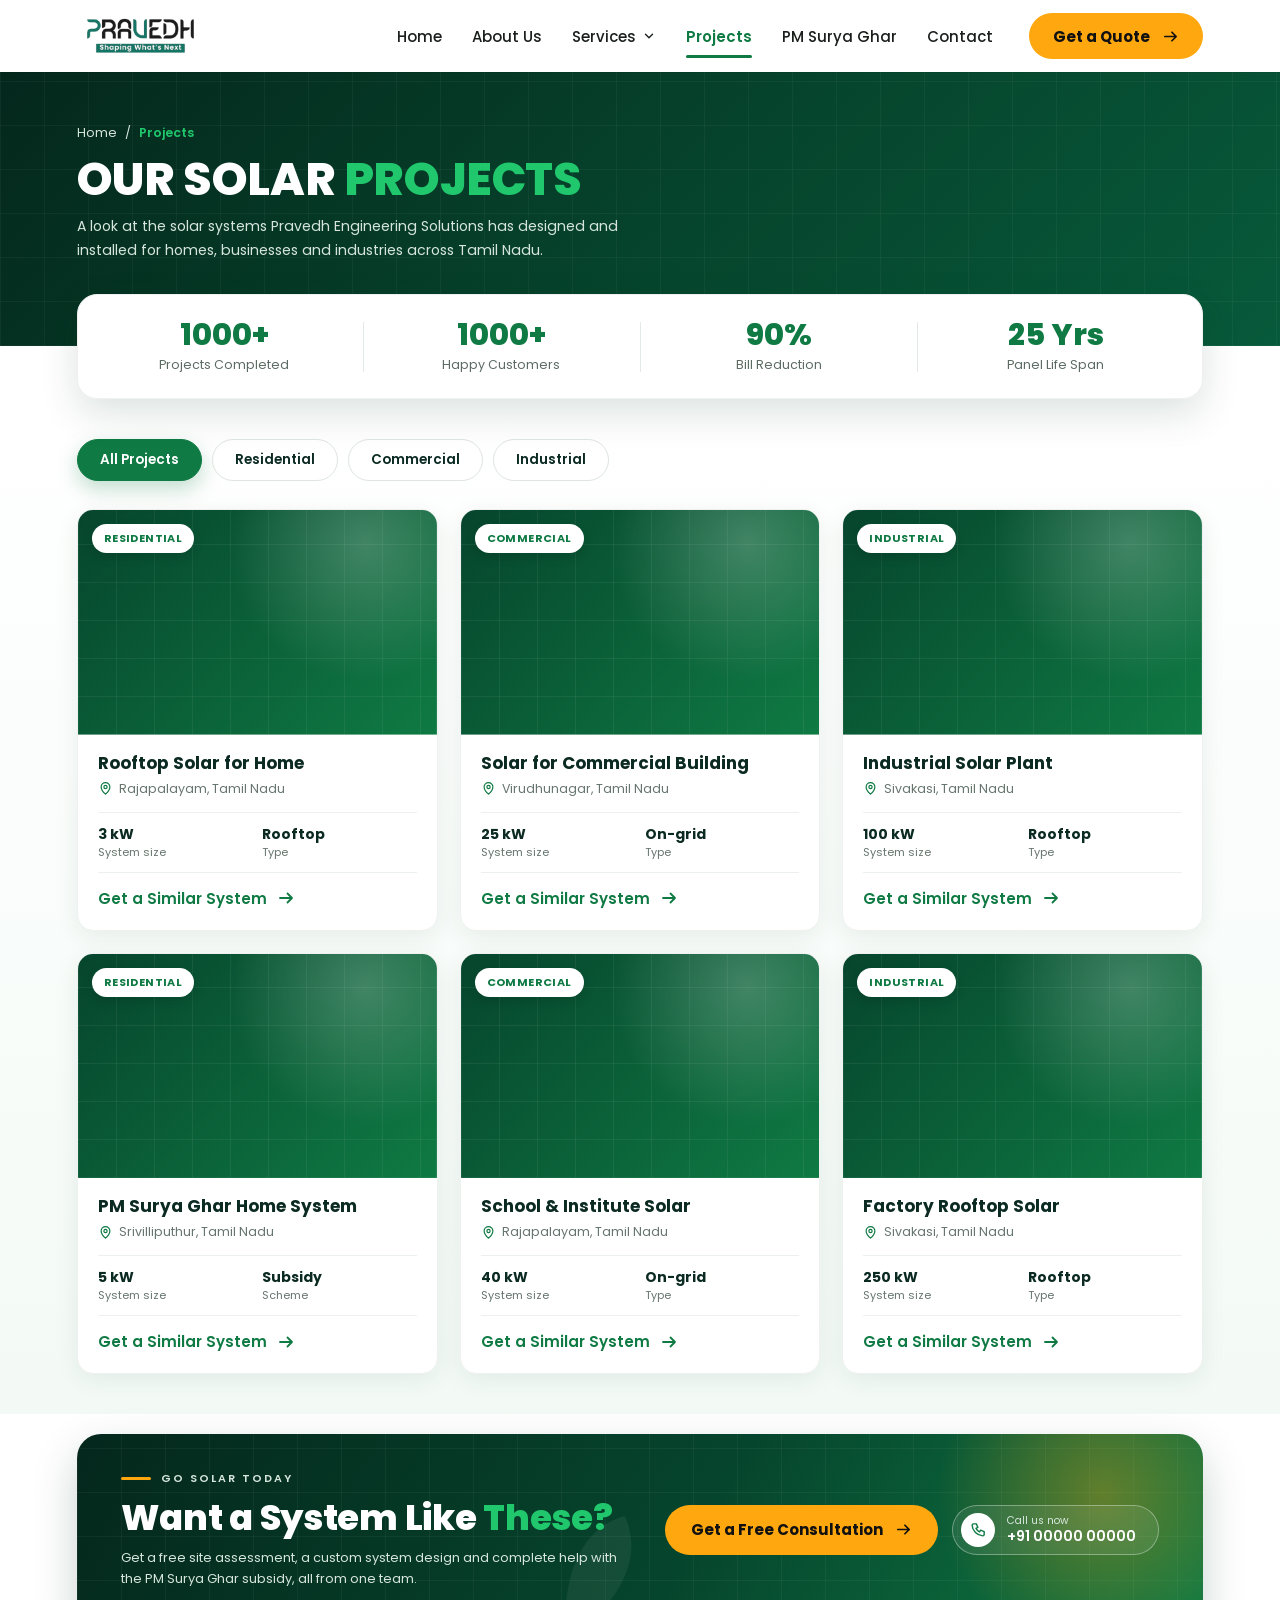
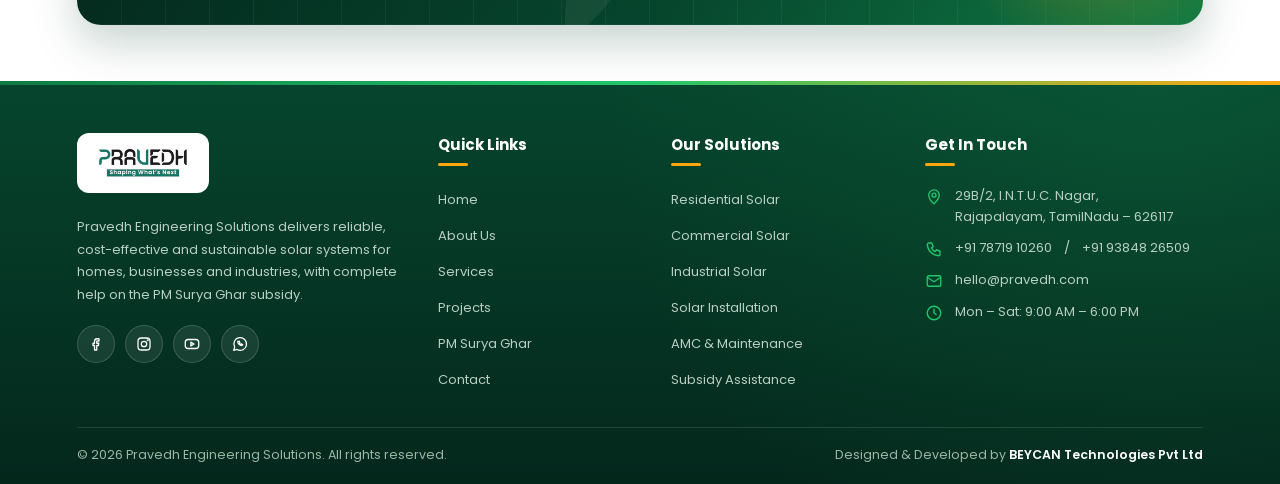
<file: projects.html>
<!DOCTYPE html>
<html lang="en">
<head>
<meta charset="UTF-8">
<meta name="viewport" content="width=device-width, initial-scale=1">
<title>Our Projects – Pravedh Engineering Solutions</title>
<link rel="preconnect" href="https://fonts.googleapis.com">
<link rel="preconnect" href="https://fonts.gstatic.com" crossorigin>
<link href="https://fonts.googleapis.com/css2?family=Poppins:wght@400;500;600;700;800&display=swap" rel="stylesheet">
<link rel="stylesheet" href="css/style.css">
</head>
<body>

<!-- ============ HEADER ============ -->
<header class="header">
  <div class="container">
    <a href="index.html" class="logo" aria-label="Pravedh – Shaping What's Next">
      <img src="images/logo.png" alt="Pravedh – Shaping What's Next">
    </a>

    <nav class="nav" id="nav" aria-label="Main navigation">
      <a href="index.html">Home</a>
      <a href="index.html#about">About Us</a>
      <div class="dropdown">
        <button type="button" class="dropdown-toggle" aria-haspopup="true" aria-expanded="false">Services <svg class="chev" viewBox="0 0 24 24" fill="none" stroke="currentColor" stroke-width="2.4" stroke-linecap="round" stroke-linejoin="round"><path d="M6 9l6 6 6-6"/></svg></button>
        <div class="dropdown-menu">
          <a href="services.html#residential">Residential Solar</a>
          <a href="services.html#commercial">Commercial Solar</a>
          <a href="services.html#industrial">Industrial Solar</a>
          <a href="services.html#installation">Solar Installation</a>
          <a href="services.html#amc">AMC &amp; Maintenance</a>
        </div>
      </div>
      <a href="projects.html" class="active">Projects</a>
      <a href="index.html#pm-surya-ghar">PM Surya Ghar</a>
      <a href="index.html#contact">Contact</a>
    </nav>

    <div class="actions">
      <a href="index.html#contact" class="btn btn-orange">
        Get a Quote
        <svg viewBox="0 0 24 24" fill="none" stroke="currentColor" stroke-width="2.4" stroke-linecap="round" stroke-linejoin="round"><path d="M4 12h16M14 6l6 6-6 6"/></svg>
      </a>
      <button class="menu-toggle" id="menuToggle" aria-label="Toggle menu" aria-expanded="false" aria-controls="nav"><span></span></button>
    </div>
  </div>
</header>

<!-- ============ PAGE BANNER ============ -->
<section class="page-hero page-hero--tall">
  <div class="container">
    <nav class="crumbs" aria-label="Breadcrumb">
      <a href="index.html">Home</a><span>/</span><span class="here">Projects</span>
    </nav>
    <h1>Our Solar <span>Projects</span></h1>
    <p>A look at the solar systems Pravedh Engineering Solutions has designed and installed for homes, businesses and industries across Tamil Nadu.</p>
  </div>
</section>

<!-- ============ STATS STRIP ============ -->
<section class="pstats-wrap">
  <div class="container">
    <div class="pstats">
      <div class="pstat"><strong>1000+</strong><span>Projects Completed</span></div>
      <div class="pstat"><strong>1000+</strong><span>Happy Customers</span></div>
      <div class="pstat"><strong>90%</strong><span>Bill Reduction</span></div>
      <div class="pstat"><strong>25 Yrs</strong><span>Panel Life Span</span></div>
    </div>
  </div>
</section>

<!-- ============ PROJECTS ============ -->
<section class="proj-page">
  <div class="container">

    <div class="filters" role="tablist" aria-label="Filter projects">
      <button type="button" class="chip active" data-filter="all" role="tab" aria-selected="true">All Projects</button>
      <button type="button" class="chip" data-filter="residential" role="tab" aria-selected="false">Residential</button>
      <button type="button" class="chip" data-filter="commercial" role="tab" aria-selected="false">Commercial</button>
      <button type="button" class="chip" data-filter="industrial" role="tab" aria-selected="false">Industrial</button>
    </div>

    <div class="projects-grid" id="projGrid">

      <!-- 1 -->
      <article class="project-card" data-cat="residential">
        <div class="project-media">
          <span class="project-tag">Residential</span>
        </div>
        <div class="project-body">
          <h3>Rooftop Solar for Home</h3>
          <p class="project-loc">
            <svg viewBox="0 0 24 24"><path d="M12 21s7-6.2 7-11.5a7 7 0 0 0-14 0C5 14.8 12 21 12 21z"/><circle cx="12" cy="9.5" r="2.6"/></svg>
            Rajapalayam, Tamil Nadu
          </p>
          <div class="project-meta">
            <span><strong>3 kW</strong>System size</span>
            <span><strong>Rooftop</strong>Type</span>
          </div>
          <a href="index.html#contact" class="learn-more">Get a Similar System
            <svg viewBox="0 0 24 24" fill="none" stroke="currentColor" stroke-width="2.4" stroke-linecap="round" stroke-linejoin="round"><path d="M4 12h16M14 6l6 6-6 6"/></svg>
          </a>
        </div>
      </article>

      <!-- 2 -->
      <article class="project-card" data-cat="commercial">
        <div class="project-media">
          <span class="project-tag">Commercial</span>
        </div>
        <div class="project-body">
          <h3>Solar for Commercial Building</h3>
          <p class="project-loc">
            <svg viewBox="0 0 24 24"><path d="M12 21s7-6.2 7-11.5a7 7 0 0 0-14 0C5 14.8 12 21 12 21z"/><circle cx="12" cy="9.5" r="2.6"/></svg>
            Virudhunagar, Tamil Nadu
          </p>
          <div class="project-meta">
            <span><strong>25 kW</strong>System size</span>
            <span><strong>On-grid</strong>Type</span>
          </div>
          <a href="index.html#contact" class="learn-more">Get a Similar System
            <svg viewBox="0 0 24 24" fill="none" stroke="currentColor" stroke-width="2.4" stroke-linecap="round" stroke-linejoin="round"><path d="M4 12h16M14 6l6 6-6 6"/></svg>
          </a>
        </div>
      </article>

      <!-- 3 -->
      <article class="project-card" data-cat="industrial">
        <div class="project-media">
          <span class="project-tag">Industrial</span>
        </div>
        <div class="project-body">
          <h3>Industrial Solar Plant</h3>
          <p class="project-loc">
            <svg viewBox="0 0 24 24"><path d="M12 21s7-6.2 7-11.5a7 7 0 0 0-14 0C5 14.8 12 21 12 21z"/><circle cx="12" cy="9.5" r="2.6"/></svg>
            Sivakasi, Tamil Nadu
          </p>
          <div class="project-meta">
            <span><strong>100 kW</strong>System size</span>
            <span><strong>Rooftop</strong>Type</span>
          </div>
          <a href="index.html#contact" class="learn-more">Get a Similar System
            <svg viewBox="0 0 24 24" fill="none" stroke="currentColor" stroke-width="2.4" stroke-linecap="round" stroke-linejoin="round"><path d="M4 12h16M14 6l6 6-6 6"/></svg>
          </a>
        </div>
      </article>

      <!-- 4 -->
      <article class="project-card" data-cat="residential">
        <div class="project-media">
          <span class="project-tag">Residential</span>
        </div>
        <div class="project-body">
          <h3>PM Surya Ghar Home System</h3>
          <p class="project-loc">
            <svg viewBox="0 0 24 24"><path d="M12 21s7-6.2 7-11.5a7 7 0 0 0-14 0C5 14.8 12 21 12 21z"/><circle cx="12" cy="9.5" r="2.6"/></svg>
            Srivilliputhur, Tamil Nadu
          </p>
          <div class="project-meta">
            <span><strong>5 kW</strong>System size</span>
            <span><strong>Subsidy</strong>Scheme</span>
          </div>
          <a href="index.html#contact" class="learn-more">Get a Similar System
            <svg viewBox="0 0 24 24" fill="none" stroke="currentColor" stroke-width="2.4" stroke-linecap="round" stroke-linejoin="round"><path d="M4 12h16M14 6l6 6-6 6"/></svg>
          </a>
        </div>
      </article>

      <!-- 5 -->
      <article class="project-card" data-cat="commercial">
        <div class="project-media">
          <span class="project-tag">Commercial</span>
        </div>
        <div class="project-body">
          <h3>School &amp; Institute Solar</h3>
          <p class="project-loc">
            <svg viewBox="0 0 24 24"><path d="M12 21s7-6.2 7-11.5a7 7 0 0 0-14 0C5 14.8 12 21 12 21z"/><circle cx="12" cy="9.5" r="2.6"/></svg>
            Rajapalayam, Tamil Nadu
          </p>
          <div class="project-meta">
            <span><strong>40 kW</strong>System size</span>
            <span><strong>On-grid</strong>Type</span>
          </div>
          <a href="index.html#contact" class="learn-more">Get a Similar System
            <svg viewBox="0 0 24 24" fill="none" stroke="currentColor" stroke-width="2.4" stroke-linecap="round" stroke-linejoin="round"><path d="M4 12h16M14 6l6 6-6 6"/></svg>
          </a>
        </div>
      </article>

      <!-- 6 -->
      <article class="project-card" data-cat="industrial">
        <div class="project-media">
          <span class="project-tag">Industrial</span>
        </div>
        <div class="project-body">
          <h3>Factory Rooftop Solar</h3>
          <p class="project-loc">
            <svg viewBox="0 0 24 24"><path d="M12 21s7-6.2 7-11.5a7 7 0 0 0-14 0C5 14.8 12 21 12 21z"/><circle cx="12" cy="9.5" r="2.6"/></svg>
            Sivakasi, Tamil Nadu
          </p>
          <div class="project-meta">
            <span><strong>250 kW</strong>System size</span>
            <span><strong>Rooftop</strong>Type</span>
          </div>
          <a href="index.html#contact" class="learn-more">Get a Similar System
            <svg viewBox="0 0 24 24" fill="none" stroke="currentColor" stroke-width="2.4" stroke-linecap="round" stroke-linejoin="round"><path d="M4 12h16M14 6l6 6-6 6"/></svg>
          </a>
        </div>
      </article>

    </div>

    <p class="proj-empty" id="projEmpty" hidden>No projects in this category yet.</p>
  </div>
</section>

<!-- ============ CTA ============ -->
<section class="cta" id="cta">
  <div class="container">
    <div class="cta-box">
      <span class="cta-glow" aria-hidden="true"></span>
      <svg class="cta-leaf" viewBox="0 0 120 200" aria-hidden="true"><path d="M60 6C20 40 10 100 60 194 110 100 100 40 60 6z" fill="currentColor"/></svg>
      <div class="cta-text">
        <div class="cta-eyebrow">Go Solar Today</div>
        <h2>Want a System Like <span>These?</span></h2>
        <p>Get a free site assessment, a custom system design and complete help with the PM Surya Ghar subsidy, all from one team.</p>
      </div>
      <div class="cta-actions">
        <a href="index.html#contact" class="btn btn-orange">
          Get a Free Consultation
          <svg viewBox="0 0 24 24" fill="none" stroke="currentColor" stroke-width="2.4" stroke-linecap="round" stroke-linejoin="round"><path d="M4 12h16M14 6l6 6-6 6"/></svg>
        </a>
        <a href="tel:+910000000000" class="btn btn-call">
          <span class="cta-phone"><svg viewBox="0 0 24 24"><path d="M5 4h4l2 5-2.5 1.5a11 11 0 0 0 5 5L15 13l5 2v4a2 2 0 0 1-2 2A16 16 0 0 1 3 6a2 2 0 0 1 2-2z"/></svg></span>
          <span class="cta-call-txt"><small>Call us now</small>+91 00000 00000</span>
        </a>
      </div>
    </div>
  </div>
</section>

<!-- ============ FOOTER ============ -->
<footer class="footer">
  <div class="container">
    <div class="footer-grid">
      <div class="f-about">
        <a href="index.html" class="f-logo" aria-label="Pravedh – Shaping What's Next">
          <img src="images/logo.png" alt="Pravedh – Shaping What's Next">
        </a>
        <p>Pravedh Engineering Solutions delivers reliable, cost-effective and sustainable solar systems for homes, businesses and industries, with complete help on the PM Surya Ghar subsidy.</p>
        <div class="f-social">
          <a href="#" aria-label="Facebook"><svg viewBox="0 0 24 24"><path d="M14 8h2V5h-2.5C11.3 5 10 6.4 10 8.6V11H8v3h2v6h3v-6h2.2l.5-3H13V8.8c0-.5.2-.8 1-.8z"/></svg></a>
          <a href="#" aria-label="Instagram"><svg viewBox="0 0 24 24"><rect x="4" y="4" width="16" height="16" rx="4.5"/><circle cx="12" cy="12" r="3.6"/><circle cx="17" cy="7" r=".6"/></svg></a>
          <a href="#" aria-label="YouTube"><svg viewBox="0 0 24 24"><rect x="3" y="6" width="18" height="12" rx="4"/><path d="M10.5 9.5v5l4.2-2.5z"/></svg></a>
          <a href="https://wa.me/910000000000" aria-label="WhatsApp"><svg viewBox="0 0 24 24"><path d="M3.5 20.5l1.4-4.3A8.5 8.5 0 1 1 8 19.3z"/><path d="M9 8.5c0 3 2.500 5.500 5.500 5.500l1-1.200-1.800-.9-.8.700a4 4 0 0 1-1.800-1.800l.7-.8-.9-1.800z"/></svg></a>
        </div>
      </div>

      <div class="f-col">
        <h4>Quick Links</h4>
        <ul>
          <li><a href="index.html">Home</a></li>
          <li><a href="index.html#about">About Us</a></li>
          <li><a href="services.html">Services</a></li>
          <li><a href="projects.html">Projects</a></li>
          <li><a href="index.html#pm-surya-ghar">PM Surya Ghar</a></li>
          <li><a href="index.html#contact">Contact</a></li>
        </ul>
      </div>

      <div class="f-col">
        <h4>Our Solutions</h4>
        <ul>
          <li><a href="services.html#residential">Residential Solar</a></li>
          <li><a href="services.html#commercial">Commercial Solar</a></li>
          <li><a href="services.html#industrial">Industrial Solar</a></li>
          <li><a href="services.html#installation">Solar Installation</a></li>
          <li><a href="services.html#amc">AMC &amp; Maintenance</a></li>
          <li><a href="index.html#pm-surya-ghar">Subsidy Assistance</a></li>
        </ul>
      </div>

       <!-- contact -->
      <div class="f-col f-contact">
        <h4>Get In Touch</h4>
        <ul>
          <li>
            <svg viewBox="0 0 24 24"><path d="M12 21s7-6.2 7-11.5a7 7 0 0 0-14 0C5 14.8 12 21 12 21z"/><circle cx="12" cy="9.5" r="2.6"/></svg>
            <span>29B/2, I.N.T.U.C. Nagar,<br>Rajapalayam, TamilNadu – 626117</span>
          </li>
          <li>
            <svg viewBox="0 0 24 24"><path d="M5 4h4l2 5-2.5 1.5a11 11 0 0 0 5 5L15 13l5 2v4a2 2 0 0 1-2 2A16 16 0 0 1 3 6a2 2 0 0 1 2-2z"/></svg>
    <a href="tel:+917871910260">+91 78719 10260</a>/
      <a href="tel:+919384826509">+91 93848 26509</a>
          </li>
          <li>
            <svg viewBox="0 0 24 24"><rect x="3" y="5" width="18" height="14" rx="2"/><path d="M3 7l9 6 9-6"/></svg>
            <a href="mailto:hello@pravedh.com">hello@pravedh.com</a>
          </li>
          <li>
            <svg viewBox="0 0 24 24"><circle cx="12" cy="12" r="9"/><path d="M12 7v5l3 2"/></svg>
            <span>Mon – Sat: 9:00 AM – 6:00 PM</span>
          </li>
        </ul>
      </div>

    </div>

    <div class="footer-bottom">
      <p>&copy; <span id="year">2026</span> Pravedh Engineering Solutions. All rights reserved.</p>
      <p class="f-credit">Designed &amp; Developed by
        <a href="https://beycan.in/" target="_blank" rel="noopener">BEYCAN Technologies Pvt Ltd</a>
      </p>
    </div>
  </div>
</footer>

<button type="button" class="back-top" id="backTop" aria-label="Back to top">
  <span><svg viewBox="0 0 24 24"><path d="M12 19V5M6 11l6-6 6 6"/></svg></span>
</button>

<script>
document.addEventListener('DOMContentLoaded', function () {

  /* ===== nav + dropdown ===== */
  const toggle = document.getElementById('menuToggle');
  const nav = document.getElementById('nav');
  if (toggle && nav) {
    const dropdowns = nav.querySelectorAll('.dropdown');
    function closeDropdowns(except) {
      dropdowns.forEach(function (d) {
        if (d !== except) {
          d.classList.remove('open');
          const b = d.querySelector('.dropdown-toggle');
          if (b) b.setAttribute('aria-expanded', 'false');
        }
      });
    }
    function closeNav() {
      nav.classList.remove('open');
      toggle.setAttribute('aria-expanded', 'false');
      closeDropdowns();
    }
    toggle.addEventListener('click', function (e) {
      e.stopPropagation();
      const open = nav.classList.toggle('open');
      toggle.setAttribute('aria-expanded', open);
      if (!open) closeDropdowns();
    });
    dropdowns.forEach(function (d) {
      const btn = d.querySelector('.dropdown-toggle');
      if (!btn) return;
      btn.addEventListener('click', function (e) {
        e.stopPropagation();
        closeDropdowns(d);
        const open = d.classList.toggle('open');
        btn.setAttribute('aria-expanded', open);
      });
    });
    nav.querySelectorAll('a').forEach(function (a) { a.addEventListener('click', closeNav); });
    document.addEventListener('click', function (e) { if (!nav.contains(e.target)) closeNav(); });
    document.addEventListener('keydown', function (e) { if (e.key === 'Escape') closeNav(); });
    window.addEventListener('resize', function () { if (window.innerWidth > 960) closeNav(); });
  }

  /* ===== project filter ===== */
  const chips = document.querySelectorAll('.chip');
  const cards = document.querySelectorAll('#projGrid .project-card');
  const empty = document.getElementById('projEmpty');

  chips.forEach(function (chip) {
    chip.addEventListener('click', function () {
      const f = chip.dataset.filter;
      chips.forEach(function (c) {
        const on = c === chip;
        c.classList.toggle('active', on);
        c.setAttribute('aria-selected', on);
      });
      let shown = 0;
      cards.forEach(function (card) {
        const match = f === 'all' || card.dataset.cat === f;
        card.hidden = !match;
        if (match) shown++;
      });
      if (empty) empty.hidden = shown !== 0;
    });
  });

  /* ===== back to top ===== */
  const backTop = document.getElementById('backTop');
  if (backTop) {
    window.addEventListener('scroll', function () {
      backTop.classList.toggle('show', window.scrollY > 400);
    }, { passive: true });
    backTop.addEventListener('click', function () {
      window.scrollTo({ top: 0, behavior: 'smooth' });
    });
  }

  /* ===== footer year ===== */
  const y = document.getElementById('year');
  if (y) y.textContent = new Date().getFullYear();
});
</script>
</body>
</html>
</file>
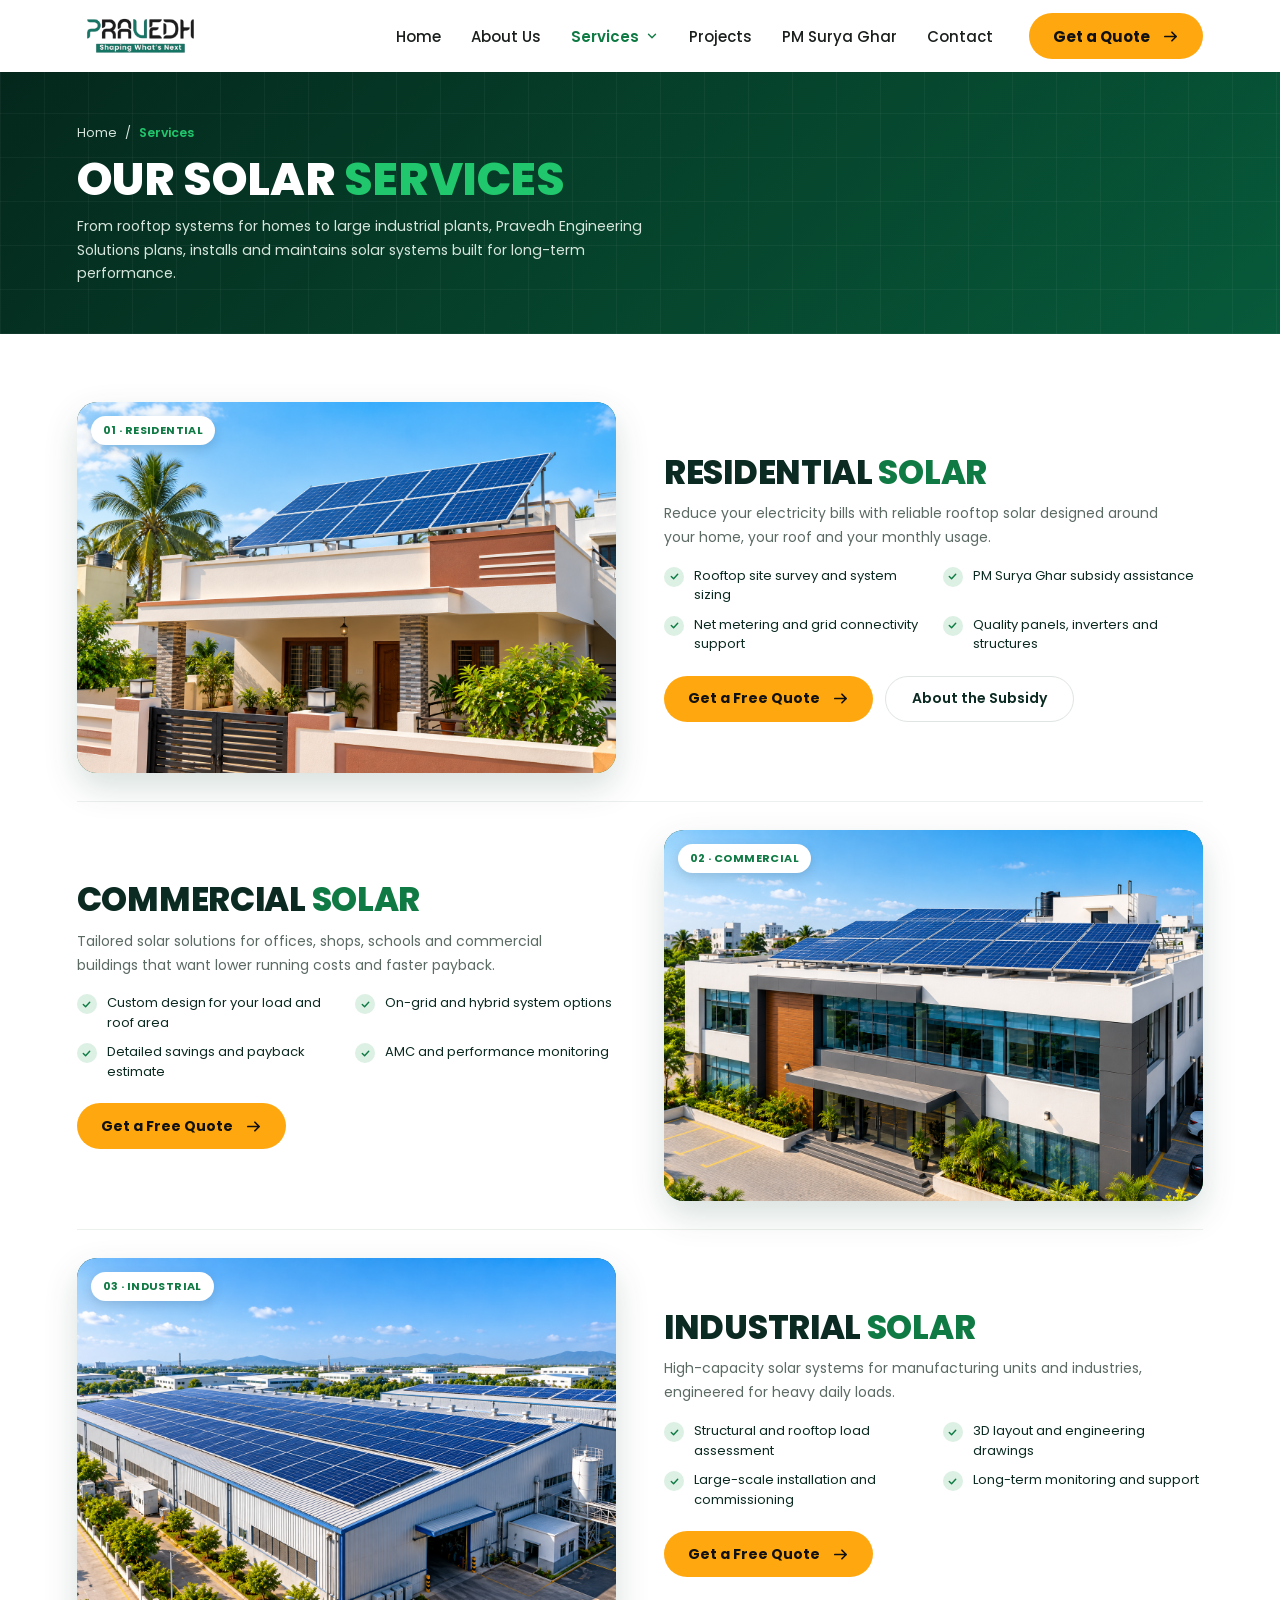
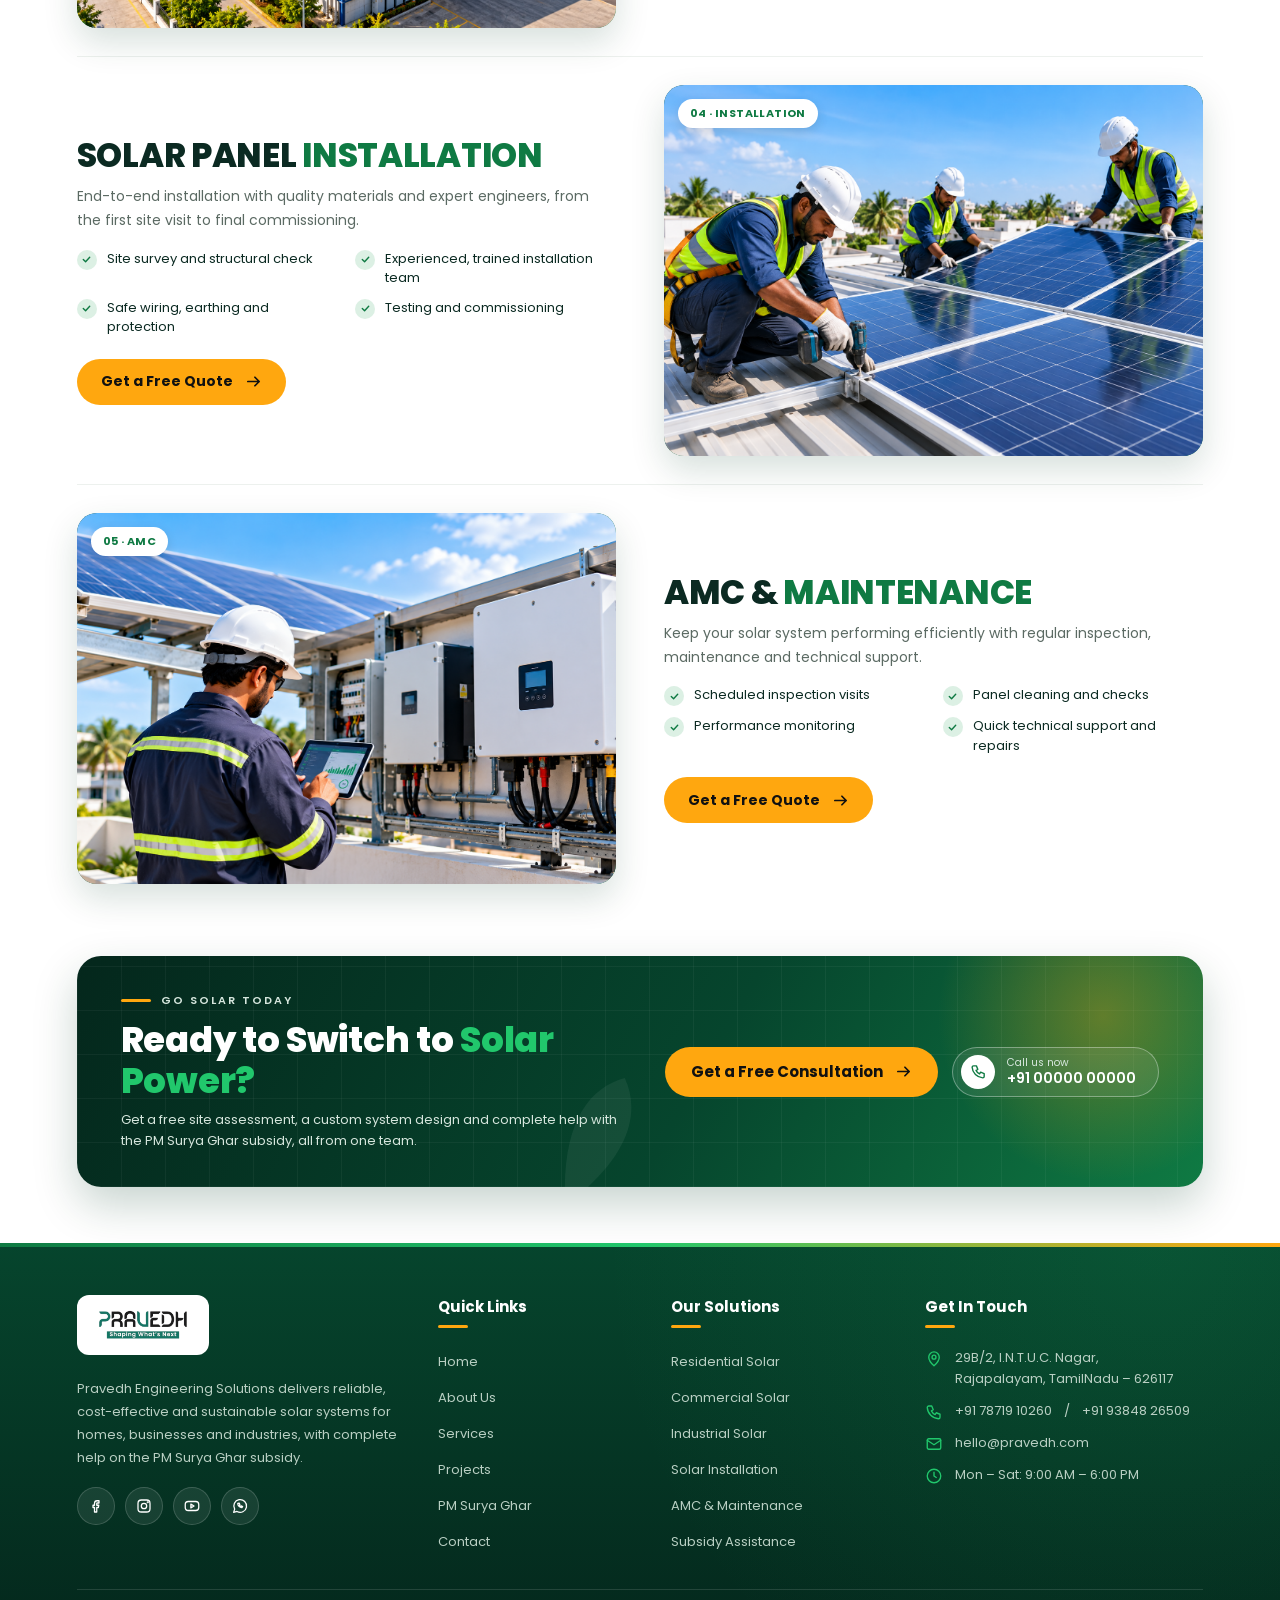
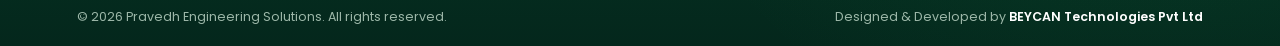
<file: services.html>
<!DOCTYPE html>
<html lang="en">
<head>
<meta charset="UTF-8">
<meta name="viewport" content="width=device-width, initial-scale=1">
<title>Our Services – Pravedh Engineering Solutions</title>
<link rel="preconnect" href="https://fonts.googleapis.com">
<link rel="preconnect" href="https://fonts.gstatic.com" crossorigin>
<link href="https://fonts.googleapis.com/css2?family=Poppins:wght@400;500;600;700;800&display=swap" rel="stylesheet">
<link rel="stylesheet" href="css/style.css">
</head>
<body>

<!-- ============ HEADER ============ -->
<header class="header">
  <div class="container">
    <a href="index.html" class="logo" aria-label="Pravedh – Shaping What's Next">
      <img src="images/logo.png" alt="Pravedh – Shaping What's Next">
    </a>

    <nav class="nav" id="nav" aria-label="Main navigation">
      <a href="index.html">Home</a>
      <a href="index.html#about">About Us</a>
      <div class="dropdown">
        <button type="button" class="dropdown-toggle active" aria-haspopup="true" aria-expanded="false">Services <svg class="chev" viewBox="0 0 24 24" fill="none" stroke="currentColor" stroke-width="2.4" stroke-linecap="round" stroke-linejoin="round"><path d="M6 9l6 6 6-6"/></svg></button>
        <div class="dropdown-menu">
          <a href="#residential">Residential Solar</a>
          <a href="#commercial">Commercial Solar</a>
          <a href="#industrial">Industrial Solar</a>
          <a href="#installation">Solar Installation</a>
          <a href="#amc">AMC &amp; Maintenance</a>
        </div>
      </div>
      <a href="projects.html">Projects</a>
      <a href="index.html#pm-surya-ghar">PM Surya Ghar</a>
      <a href="index.html#contact">Contact</a>
    </nav>

    <div class="actions">
      <a href="index.html#contact" class="btn btn-orange">
        Get a Quote
        <svg viewBox="0 0 24 24" fill="none" stroke="currentColor" stroke-width="2.4" stroke-linecap="round" stroke-linejoin="round"><path d="M4 12h16M14 6l6 6-6 6"/></svg>
      </a>
      <button class="menu-toggle" id="menuToggle" aria-label="Toggle menu" aria-expanded="false" aria-controls="nav"><span></span></button>
    </div>
  </div>
</header>

<!-- ============ PAGE BANNER ============ -->
<section class="page-hero">
  <div class="container">
    <nav class="crumbs" aria-label="Breadcrumb">
      <a href="index.html">Home</a><span>/</span><span class="here">Services</span>
    </nav>
    <h1>Our Solar <span>Services</span></h1>
    <p>From rooftop systems for homes to large industrial plants, Pravedh Engineering Solutions plans, installs and maintains solar systems built for long-term performance.</p>
  </div>
</section>

<!-- ============ SERVICE DETAILS ============ -->
<section class="svc-list">
  <div class="container">

    <!-- 1 -->
    <article class="svc-row" id="residential">
      <div class="svc-media">
        <img src="images/residential.png" alt="A rooftop solar installation on a home" loading="lazy">
        <span class="project-tag">01 · Residential</span>
      </div>
      <div class="svc-body">
        <h2>Residential <span>Solar</span></h2>
        <p>Reduce your electricity bills with reliable rooftop solar designed around your home, your roof and your monthly usage.</p>
        <ul class="svc-points">
          <li>Rooftop site survey and system sizing</li>
          <li>PM Surya Ghar subsidy assistance</li>
          <li>Net metering and grid connectivity support</li>
          <li>Quality panels, inverters and structures</li>
        </ul>
        <div class="svc-actions">
          <a href="index.html#contact" class="btn btn-orange">Get a Free Quote
            <svg viewBox="0 0 24 24" fill="none" stroke="currentColor" stroke-width="2.4" stroke-linecap="round" stroke-linejoin="round"><path d="M4 12h16M14 6l6 6-6 6"/></svg></a>
          <a href="index.html#pm-surya-ghar" class="btn btn-ghost">About the Subsidy</a>
        </div>
      </div>
    </article>

    <!-- 2 -->
    <article class="svc-row" id="commercial">
      <div class="svc-media">
        <img src="images/commercial.png" alt="Solar-powered commercial building" loading="lazy">
        <span class="project-tag">02 · Commercial</span>
      </div>
      <div class="svc-body">
        <h2>Commercial <span>Solar</span></h2>
        <p>Tailored solar solutions for offices, shops, schools and commercial buildings that want lower running costs and faster payback.</p>
        <ul class="svc-points">
          <li>Custom design for your load and roof area</li>
          <li>On-grid and hybrid system options</li>
          <li>Detailed savings and payback estimate</li>
          <li>AMC and performance monitoring</li>
        </ul>
        <div class="svc-actions">
          <a href="index.html#contact" class="btn btn-orange">Get a Free Quote
            <svg viewBox="0 0 24 24" fill="none" stroke="currentColor" stroke-width="2.4" stroke-linecap="round" stroke-linejoin="round"><path d="M4 12h16M14 6l6 6-6 6"/></svg></a>
        </div>
      </div>
    </article>

    <!-- 3 -->
    <article class="svc-row" id="industrial">
      <div class="svc-media">
        <img src="images/industrial.png" alt="Large solar array beside an industrial area" loading="lazy">
        <span class="project-tag">03 · Industrial</span>
      </div>
      <div class="svc-body">
        <h2>Industrial <span>Solar</span></h2>
        <p>High-capacity solar systems for manufacturing units and industries, engineered for heavy daily loads.</p>
        <ul class="svc-points">
          <li>Structural and rooftop load assessment</li>
          <li>3D layout and engineering drawings</li>
          <li>Large-scale installation and commissioning</li>
          <li>Long-term monitoring and support</li>
        </ul>
        <div class="svc-actions">
          <a href="index.html#contact" class="btn btn-orange">Get a Free Quote
            <svg viewBox="0 0 24 24" fill="none" stroke="currentColor" stroke-width="2.4" stroke-linecap="round" stroke-linejoin="round"><path d="M4 12h16M14 6l6 6-6 6"/></svg></a>
        </div>
      </div>
    </article>

    <!-- 4 -->
    <article class="svc-row" id="installation">
      <div class="svc-media">
        <img src="images/installation.png" alt="Engineers installing solar panels on a roof" loading="lazy">
        <span class="project-tag">04 · Installation</span>
      </div>
      <div class="svc-body">
        <h2>Solar Panel <span>Installation</span></h2>
        <p>End-to-end installation with quality materials and expert engineers, from the first site visit to final commissioning.</p>
        <ul class="svc-points">
          <li>Site survey and structural check</li>
          <li>Experienced, trained installation team</li>
          <li>Safe wiring, earthing and protection</li>
          <li>Testing and commissioning</li>
        </ul>
        <div class="svc-actions">
          <a href="index.html#contact" class="btn btn-orange">Get a Free Quote
            <svg viewBox="0 0 24 24" fill="none" stroke="currentColor" stroke-width="2.4" stroke-linecap="round" stroke-linejoin="round"><path d="M4 12h16M14 6l6 6-6 6"/></svg></a>
        </div>
      </div>
    </article>

    <!-- 5 -->
    <article class="svc-row" id="amc">
      <div class="svc-media">
        <img src="images/amc.png" alt="Technician inspecting solar panels for maintenance" loading="lazy">
        <span class="project-tag">05 · AMC</span>
      </div>
      <div class="svc-body">
        <h2>AMC &amp; <span>Maintenance</span></h2>
        <p>Keep your solar system performing efficiently with regular inspection, maintenance and technical support.</p>
        <ul class="svc-points">
          <li>Scheduled inspection visits</li>
          <li>Panel cleaning and checks</li>
          <li>Performance monitoring</li>
          <li>Quick technical support and repairs</li>
        </ul>
        <div class="svc-actions">
          <a href="index.html#contact" class="btn btn-orange">Get a Free Quote
            <svg viewBox="0 0 24 24" fill="none" stroke="currentColor" stroke-width="2.4" stroke-linecap="round" stroke-linejoin="round"><path d="M4 12h16M14 6l6 6-6 6"/></svg></a>
        </div>
      </div>
    </article>

  </div>
</section>

<!-- ============ CTA ============ -->
<section class="cta" id="cta">
  <div class="container">
    <div class="cta-box">
      <span class="cta-glow" aria-hidden="true"></span>
      <svg class="cta-leaf" viewBox="0 0 120 200" aria-hidden="true"><path d="M60 6C20 40 10 100 60 194 110 100 100 40 60 6z" fill="currentColor"/></svg>
      <div class="cta-text">
        <div class="cta-eyebrow">Go Solar Today</div>
        <h2>Ready to Switch to <span>Solar Power?</span></h2>
        <p>Get a free site assessment, a custom system design and complete help with the PM Surya Ghar subsidy, all from one team.</p>
      </div>
      <div class="cta-actions">
        <a href="index.html#contact" class="btn btn-orange">
          Get a Free Consultation
          <svg viewBox="0 0 24 24" fill="none" stroke="currentColor" stroke-width="2.4" stroke-linecap="round" stroke-linejoin="round"><path d="M4 12h16M14 6l6 6-6 6"/></svg>
        </a>
        <a href="tel:+910000000000" class="btn btn-call">
          <span class="cta-phone"><svg viewBox="0 0 24 24"><path d="M5 4h4l2 5-2.5 1.5a11 11 0 0 0 5 5L15 13l5 2v4a2 2 0 0 1-2 2A16 16 0 0 1 3 6a2 2 0 0 1 2-2z"/></svg></span>
          <span class="cta-call-txt"><small>Call us now</small>+91 00000 00000</span>
        </a>
      </div>
    </div>
  </div>
</section>

<!-- ============ FOOTER ============ -->
<footer class="footer">
  <div class="container">
    <div class="footer-grid">
      <div class="f-about">
        <a href="index.html" class="f-logo" aria-label="Pravedh – Shaping What's Next">
          <img src="images/logo.png" alt="Pravedh – Shaping What's Next">
        </a>
        <p>Pravedh Engineering Solutions delivers reliable, cost-effective and sustainable solar systems for homes, businesses and industries, with complete help on the PM Surya Ghar subsidy.</p>
        <div class="f-social">
          <a href="#" aria-label="Facebook"><svg viewBox="0 0 24 24"><path d="M14 8h2V5h-2.5C11.3 5 10 6.4 10 8.6V11H8v3h2v6h3v-6h2.2l.5-3H13V8.8c0-.5.2-.8 1-.8z"/></svg></a>
          <a href="#" aria-label="Instagram"><svg viewBox="0 0 24 24"><rect x="4" y="4" width="16" height="16" rx="4.5"/><circle cx="12" cy="12" r="3.6"/><circle cx="17" cy="7" r=".6"/></svg></a>
          <a href="#" aria-label="YouTube"><svg viewBox="0 0 24 24"><rect x="3" y="6" width="18" height="12" rx="4"/><path d="M10.5 9.5v5l4.2-2.5z"/></svg></a>
          <a href="https://wa.me/910000000000" aria-label="WhatsApp"><svg viewBox="0 0 24 24"><path d="M3.5 20.5l1.4-4.3A8.5 8.5 0 1 1 8 19.3z"/><path d="M9 8.5c0 3 2.500 5.500 5.500 5.500l1-1.200-1.800-.9-.8.700a4 4 0 0 1-1.800-1.800l.7-.8-.9-1.800z"/></svg></a>
        </div>
      </div>

      <div class="f-col">
        <h4>Quick Links</h4>
        <ul>
          <li><a href="index.html">Home</a></li>
          <li><a href="index.html#about">About Us</a></li>
          <li><a href="services.html">Services</a></li>
          <li><a href="projects.html">Projects</a></li>
          <li><a href="index.html#pm-surya-ghar">PM Surya Ghar</a></li>
          <li><a href="index.html#contact">Contact</a></li>
        </ul>
      </div>

      <div class="f-col">
        <h4>Our Solutions</h4>
        <ul>
          <li><a href="#residential">Residential Solar</a></li>
          <li><a href="#commercial">Commercial Solar</a></li>
          <li><a href="#industrial">Industrial Solar</a></li>
          <li><a href="#installation">Solar Installation</a></li>
          <li><a href="#amc">AMC &amp; Maintenance</a></li>
          <li><a href="index.html#pm-surya-ghar">Subsidy Assistance</a></li>
        </ul>
      </div>
  <!-- contact -->
      <div class="f-col f-contact">
        <h4>Get In Touch</h4>
        <ul>
          <li>
            <svg viewBox="0 0 24 24"><path d="M12 21s7-6.2 7-11.5a7 7 0 0 0-14 0C5 14.8 12 21 12 21z"/><circle cx="12" cy="9.5" r="2.6"/></svg>
            <span>29B/2, I.N.T.U.C. Nagar,<br>Rajapalayam, TamilNadu – 626117</span>
          </li>
          <li>
            <svg viewBox="0 0 24 24"><path d="M5 4h4l2 5-2.5 1.5a11 11 0 0 0 5 5L15 13l5 2v4a2 2 0 0 1-2 2A16 16 0 0 1 3 6a2 2 0 0 1 2-2z"/></svg>
    <a href="tel:+917871910260">+91 78719 10260</a>/
      <a href="tel:+919384826509">+91 93848 26509</a>
          </li>
          <li>
            <svg viewBox="0 0 24 24"><rect x="3" y="5" width="18" height="14" rx="2"/><path d="M3 7l9 6 9-6"/></svg>
            <a href="mailto:hello@pravedh.com">hello@pravedh.com</a>
          </li>
          <li>
            <svg viewBox="0 0 24 24"><circle cx="12" cy="12" r="9"/><path d="M12 7v5l3 2"/></svg>
            <span>Mon – Sat: 9:00 AM – 6:00 PM</span>
          </li>
        </ul>
      </div>

    </div>

    <div class="footer-bottom">
      <p>&copy; <span id="year">2026</span> Pravedh Engineering Solutions. All rights reserved.</p>
      <p class="f-credit">Designed &amp; Developed by
        <a href="https://beycan.in/" target="_blank" rel="noopener">BEYCAN Technologies Pvt Ltd</a>
      </p>
    </div>
  </div>
</footer>

<button type="button" class="back-top" id="backTop" aria-label="Back to top">
  <span><svg viewBox="0 0 24 24"><path d="M12 19V5M6 11l6-6 6 6"/></svg></span>
</button>

<script>
document.addEventListener('DOMContentLoaded', function () {

  /* nav + dropdown */
  const toggle = document.getElementById('menuToggle');
  const nav = document.getElementById('nav');
  if (toggle && nav) {
    const dropdowns = nav.querySelectorAll('.dropdown');
    function closeDropdowns(except) {
      dropdowns.forEach(function (d) {
        if (d !== except) {
          d.classList.remove('open');
          const b = d.querySelector('.dropdown-toggle');
          if (b) b.setAttribute('aria-expanded', 'false');
        }
      });
    }
    function closeNav() {
      nav.classList.remove('open');
      toggle.setAttribute('aria-expanded', 'false');
      closeDropdowns();
    }
    toggle.addEventListener('click', function (e) {
      e.stopPropagation();
      const open = nav.classList.toggle('open');
      toggle.setAttribute('aria-expanded', open);
      if (!open) closeDropdowns();
    });
    dropdowns.forEach(function (d) {
      const btn = d.querySelector('.dropdown-toggle');
      if (!btn) return;
      btn.addEventListener('click', function (e) {
        e.stopPropagation();
        closeDropdowns(d);
        const open = d.classList.toggle('open');
        btn.setAttribute('aria-expanded', open);
      });
    });
    nav.querySelectorAll('a').forEach(function (a) { a.addEventListener('click', closeNav); });
    document.addEventListener('click', function (e) { if (!nav.contains(e.target)) closeNav(); });
    document.addEventListener('keydown', function (e) { if (e.key === 'Escape') closeNav(); });
    window.addEventListener('resize', function () { if (window.innerWidth > 960) closeNav(); });
  }

  /* back to top */
  const backTop = document.getElementById('backTop');
  if (backTop) {
    window.addEventListener('scroll', function () {
      backTop.classList.toggle('show', window.scrollY > 400);
    }, { passive: true });
    backTop.addEventListener('click', function () {
      window.scrollTo({ top: 0, behavior: 'smooth' });
    });
  }

  /* footer year */
  const y = document.getElementById('year');
  if (y) y.textContent = new Date().getFullYear();
});
</script>
</body>
</html>
</file>
<file: css/style.css>
:root{
  --green:#0f7a43;
  --green-bright:#4cae22;
  --green-dark:#04281d;
  --stats-bg:#0d4a2c;
  --orange:#ffa70f;
  --text:#1a1f1c;
  --ink:#0b2a22;
}
*{box-sizing:border-box;margin:0;padding:0}
html{scroll-behavior:smooth}
body{font-family:'Poppins',system-ui,sans-serif;color:var(--text);background:#fff;-webkit-font-smoothing:antialiased}
a{text-decoration:none;color:inherit}
img{max-width:100%;display:block}
.container{width:100%;max-width:1440px;margin:0 auto;padding:0 clamp(20px,6vw,90px)}

/* anchor links stop below the sticky header */
section[id]{scroll-margin-top:72px}

/* ---------- Header ---------- */
.header{position:sticky;top:0;z-index:50;background:#fff;box-shadow:0 1px 0 rgba(0,0,0,.05)}
.header .container{display:flex;align-items:center;justify-content:space-between;height:72px;gap:24px}
.logo img{height:54px;width:auto}
.nav{display:flex;gap:30px;align-items:center;margin-left:auto;margin-right:12px}
.nav a{font-size:15px;font-weight:500;padding:8px 0;position:relative;transition:color .2s}
.nav a:hover{color:var(--green)}
.nav a.active{color:var(--green);font-weight:600}
.nav a.active::after{content:"";position:absolute;left:0;right:0;bottom:-2px;height:3px;background:var(--green);border-radius:2px}
.actions{display:flex;align-items:center;gap:18px}
.btn{display:inline-flex;align-items:center;justify-content:center;gap:12px;font-family:inherit;font-weight:600;border-radius:999px;border:0;cursor:pointer;transition:transform .2s,box-shadow .2s,background .2s}
.btn svg{width:17px;height:17px;flex:none}
.btn-orange{background:var(--orange);color:#111;font-weight:700;font-size:15px;padding:0 24px;height:46px}
.btn-orange:hover{transform:translateY(-2px);box-shadow:0 8px 20px rgba(255,167,15,.4)}
.btn-outline{background:transparent;color:#fff;border:1.5px solid rgba(255,255,255,.75);font-size:15px;font-weight:500;padding:0 24px 0 16px;height:46px}
.btn-outline:hover{background:rgba(255,255,255,.12)}
.play{width:42px;height:42px;border-radius:50%;border:1.5px solid #fff;display:grid;place-items:center}
.play svg{width:16px;height:16px;fill:#fff;margin-left:2px}

.menu-toggle{display:none;width:48px;height:48px;border-radius:12px;border:1px solid #e2e5e3;background:#fff;cursor:pointer;place-items:center}
.menu-toggle span,.menu-toggle span::before,.menu-toggle span::after{display:block;width:20px;height:2px;background:var(--text);border-radius:2px;position:relative;transition:.25s}
.menu-toggle span::before,.menu-toggle span::after{content:"";position:absolute;left:0}
.menu-toggle span::before{top:-6px}
.menu-toggle span::after{top:6px}
.menu-toggle[aria-expanded="true"] span{background:transparent}
.menu-toggle[aria-expanded="true"] span::before{top:0;transform:rotate(45deg)}
.menu-toggle[aria-expanded="true"] span::after{top:0;transform:rotate(-45deg)}

/* ---------- Dropdown nav ---------- */
.dropdown{position:relative}
.dropdown-toggle{font:inherit;font-size:15px;font-weight:500;color:inherit;background:none;border:0;cursor:pointer;padding:8px 0;display:inline-flex;align-items:center;gap:6px;transition:color .2s}
.dropdown-toggle:hover,.dropdown.open .dropdown-toggle,.dropdown-toggle.active{color:var(--green)}
.dropdown-toggle.active{font-weight:600}
.chev{width:14px;height:14px;transition:transform .2s}
.dropdown.open .chev,.dropdown:hover .chev{transform:rotate(180deg)}
.dropdown-menu{position:absolute;top:100%;left:-16px;min-width:230px;background:#fff;border-radius:14px;box-shadow:0 16px 40px rgba(6,60,38,.16);border:1px solid #eef1ef;padding:8px;
  opacity:0;visibility:hidden;transform:translateY(8px);transition:opacity .2s,transform .2s,visibility .2s;z-index:60}
.dropdown:hover .dropdown-menu,.dropdown:focus-within .dropdown-menu,.dropdown.open .dropdown-menu{opacity:1;visibility:visible;transform:none}
.dropdown-menu a{display:block;padding:10px 14px;border-radius:10px;font-size:14.5px;white-space:nowrap}
.dropdown-menu a:hover{background:#e9f5ee;color:var(--green)}
.dropdown-menu a::after{display:none}

/* ---------- Hero ---------- */
.hero{position:relative;background:var(--green-dark);color:#fff;overflow:hidden;isolation:isolate}
.hero-bg{position:absolute;inset:0;z-index:-2}
.hero-bg img{width:100%;height:100%;object-fit:cover;object-position:70% center}
.hero::before{content:"";position:absolute;inset:0;z-index:-1;
  background:linear-gradient(90deg,#04281d 0%,rgba(4,40,29,.96) 28%,rgba(4,40,29,.6) 48%,rgba(4,40,29,0) 70%)}
.hero .container{display:flex;flex-direction:column;justify-content:space-between;min-height:500px;padding-top:44px;padding-bottom:32px;gap:28px}
.hero-content{max-width:700px}
.eyebrow{display:flex;align-items:center;gap:14px;font-size:15px;font-weight:400;letter-spacing:.4px;text-transform:uppercase}
.eyebrow::before{content:"";width:40px;height:4px;background:var(--orange);border-radius:3px;flex:none}
.hero h1{font-size:clamp(32px,4.2vw,58px);line-height:1.1;font-weight:700;margin:10px 0 16px;letter-spacing:-.5px;text-transform:uppercase}
.hero h1 .accent{color:var(--green-bright)}
.hero p.lead{font-size:clamp(14px,1.25vw,17px);line-height:1.6;max-width:560px;font-weight:400}
.hero-bottom{display:flex;align-items:center;justify-content:space-between;gap:24px}
.cta-row{display:flex;gap:12px;flex:none}
.cta-row .btn-orange{height:44px;padding:0 22px;font-size:14px;white-space:nowrap}
.cta-row .btn-outline{height:44px;padding:0 20px 0 10px;font-size:14px;white-space:nowrap}
.cta-row .play{width:28px;height:28px}
.cta-row .play svg{width:12px;height:12px}

/* stats card */
.stats{flex:1 1 auto;min-width:0;max-width:760px;background:rgba(13,74,44,.94);border-radius:20px;padding:16px 8px;display:grid;grid-template-columns:repeat(4,1fr);backdrop-filter:blur(4px)}
.stat{display:flex;align-items:center;gap:10px;padding:0 12px;position:relative}
.stat + .stat::before{content:"";position:absolute;left:0;top:6%;bottom:6%;width:1px;background:rgba(255,255,255,.2)}
.stat-icon{width:40px;height:40px;border-radius:50%;border:2px solid var(--green-bright);display:grid;place-items:center;flex:none}
.stat-icon svg{width:20px;height:20px;stroke:#fff;fill:none;stroke-width:1.6;stroke-linecap:round;stroke-linejoin:round}
.stat strong{display:block;font-size:18px;font-weight:700;line-height:1.1}
.stat span{display:block;font-size:11px;line-height:1.3;font-weight:400;margin-top:2px;color:#e8f2ec}

/* ---------- Tablet ---------- */
@media (max-width:1180px){
  .nav{gap:20px}
  .hero .container{min-height:480px}
  .hero-bottom{flex-direction:column;align-items:stretch}
  .stats{max-width:none;grid-template-columns:repeat(2,1fr);row-gap:20px;padding:20px 8px}
  .stat:nth-child(3)::before{display:none}
}

/* ---------- Mobile nav ---------- */
@media (max-width:960px){
  section[id]{scroll-margin-top:64px}
  .header .container{height:64px}
  .logo img{height:46px}
  .menu-toggle{display:grid}
  .nav{position:absolute;top:100%;left:0;right:0;margin:0;background:#fff;flex-direction:column;align-items:stretch;gap:0;padding:8px 20px 20px;
    box-shadow:0 18px 30px rgba(0,0,0,.12);border-top:1px solid #eef0ee;
    max-height:0;overflow:hidden;visibility:hidden;opacity:0;padding-top:0;padding-bottom:0;transition:max-height .3s ease,opacity .25s,padding .3s}
  .nav.open{max-height:85vh;overflow-y:auto;visibility:visible;opacity:1;padding-top:8px;padding-bottom:20px}
  .nav a{padding:15px 4px;border-bottom:1px solid #f0f2f0;font-size:17px}
  .nav a.active::after{display:none}
  .header .btn-orange{height:40px;padding:0 16px;font-size:14px}
  .header .btn-orange svg{display:none}

  /* dropdowns inside the mobile menu */
  .dropdown{border-bottom:1px solid #f0f2f0}
  .dropdown-toggle{width:100%;justify-content:space-between;padding:15px 4px;font-size:17px}
  .dropdown-menu{position:static;box-shadow:none;border:0;border-radius:0;padding:0 0 0 14px;min-width:0;
    max-height:0;overflow:hidden;opacity:1;visibility:visible;transform:none;transition:max-height .3s ease}
  .dropdown:hover .dropdown-menu{max-height:0}
  .dropdown.open .dropdown-menu{max-height:320px}
  .dropdown:hover .chev{transform:none}
  .dropdown.open .chev{transform:rotate(180deg)}
  .dropdown-menu a{padding:12px 4px;border-bottom:0;font-size:15px;color:#4b5a53}
}

/* ---------- Mobile ---------- */
@media (max-width:760px){
  .hero::before{background:linear-gradient(180deg,rgba(4,40,29,.94) 0%,rgba(4,40,29,.82) 55%,rgba(4,40,29,.55) 100%)}
  .hero-bg img{object-position:62% center}
  .hero .container{min-height:0;padding-top:32px;padding-bottom:24px}
  .eyebrow{font-size:12px}
  .eyebrow::before{width:34px;height:4px}
  .cta-row{flex-direction:column;gap:12px}
  .cta-row .btn{width:100%}
  .cta-row .btn-orange,.cta-row .btn-outline{height:46px;font-size:14px}
  .cta-row .btn-outline{justify-content:flex-start}
  .stats{padding:22px 8px;border-radius:20px;row-gap:22px}
  .stat{padding:0 12px;gap:10px;flex-direction:column;align-items:flex-start}
  .stat-icon{width:44px;height:44px}
  .stat-icon svg{width:22px;height:22px}
  .stat strong{font-size:18px}
  .stat span{font-size:11.5px}
}
@media (max-width:420px){
  .logo img{height:40px}
  .header .container{gap:10px}
  .header .btn-orange{padding:0 14px;font-size:13px}
}
@media (prefers-reduced-motion:reduce){*{transition:none!important;scroll-behavior:auto!important}}
:focus-visible{outline:3px solid var(--orange);outline-offset:3px}

/* ---------- About ---------- */
.about{position:relative;overflow:hidden;padding:56px 0 64px;background:
  radial-gradient(circle at 78% 30%,#eaf6ee 0,rgba(234,246,238,0) 55%),#fff}
.about-top{display:grid;grid-template-columns:1.05fr 1fr;gap:56px;align-items:center}
.about-eyebrow{display:flex;align-items:center;gap:14px;color:var(--green);font-size:17px;font-weight:500;text-transform:uppercase}
.about-eyebrow::before{content:"";width:40px;height:4px;border-radius:3px;background:#ff5a1f;flex:none}
.about h2{font-size:clamp(30px,4.2vw,58px);line-height:1.05;font-weight:800;color:var(--ink);text-transform:uppercase;margin:14px 0 18px;letter-spacing:-.5px}
.about h2 span{color:var(--green);display:block}
.about h3{font-size:clamp(18px,2vw,27px);font-weight:600;color:var(--ink);margin-bottom:16px}
.about-text p{font-size:clamp(14px,1.25vw,17px);line-height:1.75;color:#4b5a53;max-width:640px;margin-bottom:28px}

.about-visual{position:relative;padding:0 0 28px}
.about-visual::before{content:"";position:absolute;top:-30px;right:-30px;width:52%;height:55%;background:#14956a;border-radius:26px;z-index:0}
.about-visual::after{content:"";position:absolute;left:-26px;bottom:6px;width:24%;height:36%;background:var(--green);border-radius:22px;z-index:0}
.about-img{position:relative;z-index:1;border-radius:24px;overflow:hidden;border:3px solid #fff;box-shadow:0 18px 40px rgba(6,60,38,.22);aspect-ratio:16/11}
.about-img img{width:100%;height:100%;object-fit:cover}
.dots{position:absolute;z-index:1;top:-34px;left:20%;width:80px;height:56px;
  background:radial-gradient(circle,var(--green) 2px,transparent 2.5px) 0 0/22px 22px}
.leaves{position:absolute;z-index:2;top:-44px;left:-56px;width:92px;height:auto;transform:rotate(12deg)}
.float-card{position:absolute;z-index:3;right:-18px;bottom:-4px;display:flex;align-items:center;gap:14px;background:#fff;border-radius:18px;padding:16px 22px 16px 16px;box-shadow:0 14px 34px rgba(6,60,38,.18)}
.float-icon{width:52px;height:52px;border-radius:50%;background:var(--green);display:grid;place-items:center;flex:none}
.float-icon svg{width:26px;height:26px;fill:none;stroke:#fff;stroke-width:1.8;stroke-linecap:round;stroke-linejoin:round}
.float-card strong{display:block;font-size:15px;font-weight:700;line-height:1.25;color:var(--ink);max-width:110px}
.float-card span{display:block;font-size:13px;color:var(--ink);margin-top:2px}

.about-features{margin-top:32px;background:#fff;border-radius:20px;box-shadow:0 8px 28px rgba(6,60,38,.1);padding:18px 8px;display:grid;grid-template-columns:repeat(4,1fr)}
.feature{display:flex;align-items:center;gap:12px;padding:0 16px;position:relative}
.feature + .feature::before{content:"";position:absolute;left:0;top:4%;bottom:4%;width:1px;background:#e3e9e5}
.feature-icon{width:52px;height:52px;border-radius:50%;background:#dcf0e4;display:grid;place-items:center;flex:none}
.feature-icon svg{width:26px;height:26px;fill:none;stroke:var(--green);stroke-width:1.7;stroke-linecap:round;stroke-linejoin:round}
.feature h4{font-size:16px;font-weight:700;color:var(--ink);margin-bottom:3px;line-height:1.25}
.feature p{font-size:12.5px;line-height:1.45;color:#5b6a63}

@media (max-width:1180px){
  .about-features{grid-template-columns:repeat(2,1fr);row-gap:26px}
  .feature:nth-child(3)::before{display:none}
}
@media (max-width:900px){
  .about{padding:44px 0 52px}
  .about-top{grid-template-columns:1fr;gap:48px}
  .about-visual{margin:0 14px}
  .float-card{right:-8px}
  .leaves{left:-30px;width:72px}
}
@media (max-width:600px){
  .about-features{grid-template-columns:1fr;padding:20px 8px;row-gap:22px;margin-top:36px}
  .feature{padding:0 14px}
  .feature::before{display:none}
  .feature-icon{width:48px;height:48px}
  .feature-icon svg{width:24px;height:24px}
  .float-card{position:relative;right:auto;bottom:auto;margin:-26px 12px 0;padding:12px 16px 12px 12px}
  .about-visual{padding-bottom:0}
  .about-visual::after{display:none}
  .dots{display:none}
}

/* ---------- Services (home page: 3 cards) ---------- */
.services{padding:56px 0 64px;background:#fff}
.services-head{display:flex;align-items:flex-start;justify-content:space-between;gap:24px;margin-bottom:34px}
.services-eyebrow{display:flex;align-items:center;gap:14px;color:var(--green);font-size:14px;font-weight:600;letter-spacing:2px;text-transform:uppercase}
.services-eyebrow::before{content:"";width:40px;height:4px;border-radius:3px;background:var(--orange);flex:none}
.services h2{font-size:clamp(26px,3.6vw,50px);line-height:1.1;font-weight:800;color:var(--ink);text-transform:uppercase;margin-top:10px;letter-spacing:-.5px}
.services h2 span{color:var(--green)}
.btn-ghost{background:#fff;color:var(--ink);border:1.5px solid #dfe5e1;font-size:15px;height:48px;padding:0 26px;margin-top:6px;white-space:nowrap;flex:none}
.btn-ghost:hover{border-color:var(--green);color:var(--green)}

.services-grid{display:grid;grid-template-columns:repeat(3,1fr);gap:22px}
.service-card{background:#fff;border-radius:16px;border:1px solid #eef1ef;box-shadow:0 6px 24px rgba(6,60,38,.08);display:flex;flex-direction:column;transition:transform .25s,box-shadow .25s}
.service-card:hover{transform:translateY(-4px);box-shadow:0 12px 32px rgba(6,60,38,.14)}
.service-media{position:relative;aspect-ratio:16/9.5;border-radius:16px 16px 0 0;background:linear-gradient(135deg,#06452d,#0f7a43)}
.service-media img{width:100%;height:100%;object-fit:cover;border-radius:16px 16px 0 0}
.service-icon{position:absolute;left:18px;bottom:-30px;width:60px;height:60px;border-radius:50%;background:#fff;box-shadow:0 6px 18px rgba(6,60,38,.16);display:grid;place-items:center}
.service-icon svg{width:30px;height:30px;fill:none;stroke:var(--green);stroke-width:1.7;stroke-linecap:round;stroke-linejoin:round}
.service-body{padding:42px 20px 22px;display:flex;flex-direction:column;flex:1}
.service-body h3{font-size:18px;font-weight:700;color:var(--ink);margin-bottom:6px;line-height:1.25}
.service-body p{font-size:13.5px;line-height:1.6;color:#66756e;margin-bottom:18px}
.learn-more{margin-top:auto;display:inline-flex;align-items:center;gap:10px;color:var(--green);font-size:15px;font-weight:600}
.learn-more svg{width:18px;height:18px;transition:transform .2s}
.learn-more:hover svg{transform:translateX(4px)}

@media (max-width:900px){
  .services-grid{grid-template-columns:repeat(2,1fr)}
  .service-card:last-child:nth-child(odd){grid-column:1 / -1}
  .service-card:last-child:nth-child(odd) .service-media{aspect-ratio:16/7}
}
@media (max-width:600px){
  .services{padding:44px 0 52px}
  .services-head{flex-direction:column;gap:18px;margin-bottom:28px}
}
@media (max-width:520px){
  .services-grid{grid-template-columns:1fr;gap:20px}
  .service-card:last-child:nth-child(odd){grid-column:auto}
  .service-card:last-child:nth-child(odd) .service-media{aspect-ratio:16/9.5}
}

/* ---------- PM Surya Ghar ---------- */
.pmsg{position:relative;overflow:hidden;isolation:isolate;background:#fff}

/* photo starts at 30% so the family sits between the text and the card */
.pmsg-bg{
  position:absolute;top:0;bottom:0;left:30%;right:0;
  z-index:-1;
  background:url("../images/pmsg-bg.jpg") center bottom/cover no-repeat;
}
/* soft fade from white into the photo on the left */
.pmsg-bg::before{
  content:"";position:absolute;inset:0;
  background:linear-gradient(90deg,#fff 0%,rgba(255,255,255,.85) 12%,rgba(255,255,255,0) 40%);
}

.pmsg-grid{display:grid;grid-template-columns:1fr 300px;gap:32px;align-items:center;padding-top:30px;padding-bottom:30px;min-height:420px}

/* logos */
.pmsg-brands{display:flex;align-items:center;gap:20px;margin-bottom:18px}
.brand-mnre,.brand-sg{display:flex;align-items:center;gap:12px}
.brand-mnre img{height:42px;width:auto}
.brand-sg img{height:40px;width:auto}
.brand-mnre p{font-size:10.5px;line-height:1.35;color:var(--ink)}
.brand-sg{padding-left:16px;border-left:1.5px solid #cfd8d3}
.brand-sg p{font-size:14px;font-weight:700;line-height:1.2;color:var(--ink);letter-spacing:-.2px}

/* text */
.pmsg h2{font-size:clamp(22px,2.5vw,34px);line-height:1.15;font-weight:800;color:var(--ink);letter-spacing:-.4px}
.pmsg h2 span{color:#ff5a1f}
.pmsg-lead{font-size:clamp(13px,1.05vw,15px);line-height:1.6;color:#33423b;max-width:480px;margin:10px 0 18px}
.pmsg .btn-orange{height:42px;padding:0 24px;font-size:14px}

/* badges */
.pm-badges{display:flex;align-items:center;margin-top:20px;flex-wrap:wrap;row-gap:12px}
.pm-badge{display:flex;align-items:center;gap:12px;padding:0 16px;font-size:12px;line-height:1.3;color:var(--ink);font-weight:500}
.pm-badge:first-child{padding-left:0}
.pm-badge + .pm-badge{border-left:1px solid #cfd8d3}
.pm-badge-ico{width:38px;height:38px;border-radius:50%;background:#dcf0e4;display:grid;place-items:center;flex:none}
.pm-badge-ico svg{width:19px;height:19px;fill:none;stroke:var(--green);stroke-width:1.7;stroke-linecap:round;stroke-linejoin:round}

/* support card */
.pmsg-card{background:rgba(255,255,255,.96);border-radius:18px;box-shadow:0 12px 34px rgba(6,60,38,.16);padding:4px 16px}
.pmsg-card ul{list-style:none}
.pmsg-card li{display:flex;align-items:center;gap:12px;padding:10px 0}
.pmsg-card li + li{border-top:1px solid #e6ebe8}
.pm-ico{width:40px;height:40px;border-radius:50%;background:#3d9a26;display:grid;place-items:center;flex:none}
.pm-ico svg{width:20px;height:20px;fill:none;stroke:#fff;stroke-width:1.7;stroke-linecap:round;stroke-linejoin:round}
.pmsg-card strong{display:block;font-size:13.5px;font-weight:700;color:var(--ink);line-height:1.25}
.pmsg-card li span:not(.pm-ico){display:block;font-size:11.5px;line-height:1.4;color:#4b5a53;margin-top:1px}

/* tablet */
@media (max-width:1100px){
  .pmsg-bg{left:0;background-position:70% bottom}
  .pmsg-bg::before{background:linear-gradient(180deg,rgba(255,255,255,.96) 0%,rgba(255,255,255,.88) 55%,rgba(255,255,255,.5) 100%)}
  .pmsg-grid{grid-template-columns:1fr;gap:28px;min-height:0}
  .pmsg-card{max-width:440px}
}

/* mobile */
@media (max-width:600px){
  .pmsg-grid{padding-top:28px;padding-bottom:28px}
  .pmsg-brands{flex-direction:column;align-items:flex-start;gap:14px}
  .brand-sg{padding-left:0;border-left:0}
  .pmsg .btn-orange{width:100%}
  .pm-badges{flex-direction:column;align-items:flex-start}
  .pm-badge{padding:0}
  .pm-badge + .pm-badge{border-left:0}
  .pmsg-card{padding:4px 16px}
}

/* ---------- Engineering Expertise ---------- */
.eng{position:relative;overflow:hidden;padding:40px 0 48px;background:linear-gradient(180deg,#f3faf6 0%,#fff 100%)}
.eng-leaf{position:absolute;top:10px;right:10px;width:70px;height:auto;opacity:.5;pointer-events:none}
.eng-grid{display:grid;grid-template-columns:.8fr 1.3fr;gap:44px;align-items:center}
.eng-content{min-width:0}   /* lets the mobile slider scroll inside the grid */

/* image */
.eng-visual{position:relative;padding:0 0 0 18px}
.eng-visual::before{content:"";position:absolute;top:-18px;left:0;width:36%;height:32%;background:#14956a;border-radius:20px;z-index:0}
.eng-visual::after{content:"";position:absolute;right:-14px;top:36%;width:6%;height:28%;background:var(--green);border-radius:14px;z-index:0}
.eng-img{position:relative;z-index:1;border-radius:18px;overflow:hidden;border:3px solid #fff;box-shadow:0 14px 32px rgba(6,60,38,.2);aspect-ratio:1/.92}
.eng-img img{width:100%;height:100%;object-fit:cover}
.eng-dots{position:absolute;z-index:1;top:-28px;right:6%;width:88px;height:28px;
  background:radial-gradient(circle,var(--green) 2px,transparent 2.5px) 0 0/18px 18px}

/* content */
.eng-eyebrow{display:flex;align-items:center;gap:12px;color:var(--green);font-size:11.5px;font-weight:600;letter-spacing:1.8px;text-transform:uppercase}
.eng-eyebrow::before{content:"";width:34px;height:3px;border-radius:3px;background:#ff5a1f;flex:none}
.eng h2{font-size:clamp(22px,2.4vw,34px);line-height:1.15;font-weight:800;color:var(--ink);letter-spacing:-.4px;margin:10px 0 10px}
.eng h2 span{color:var(--green)}
.eng-lead{font-size:clamp(12.5px,.95vw,13.5px);line-height:1.6;color:#5b6a63;margin-bottom:18px;max-width:680px}

/* cards */
.eng-cards{display:grid;grid-template-columns:repeat(2,1fr);gap:10px}
.eng-card{display:flex;align-items:center;gap:12px;background:#fff;border-radius:12px;padding:12px 14px;box-shadow:0 3px 14px rgba(6,60,38,.07);border:1px solid #eef3f0;position:relative;transition:transform .25s,box-shadow .25s}
.eng-card:hover{transform:translateY(-3px);box-shadow:0 10px 26px rgba(6,60,38,.13)}
.eng-ico{width:42px;height:42px;border-radius:50%;background:#dcf0e4;display:grid;place-items:center;flex:none}
.eng-ico svg{width:22px;height:22px;fill:none;stroke:var(--green);stroke-width:1.6;stroke-linecap:round;stroke-linejoin:round}
.eng-txt{flex:1;min-width:0;padding-right:20px}
.eng-txt strong{display:block;font-size:13px;font-weight:700;color:var(--ink);line-height:1.25;margin-bottom:2px}
.eng-txt span{display:block;font-size:11px;line-height:1.45;color:#66756e}
.eng-go{position:absolute;top:9px;right:9px;width:22px;height:22px;border-radius:50%;background:#ffe6c2;display:grid;place-items:center;transition:background .2s}
.eng-go svg{width:11px;height:11px;fill:none;stroke:#ff7a00;stroke-width:2.8;stroke-linecap:round;stroke-linejoin:round}
.eng-card:hover .eng-go{background:var(--orange)}
.eng-card:hover .eng-go svg{stroke:#fff}

/* page dots (only used on mobile) */
.eng-pager{display:none}

/* tablet */
@media (max-width:1100px){
  .eng-grid{grid-template-columns:minmax(0,1fr);gap:36px}
  .eng-visual{max-width:480px;margin:0 auto;width:100%}
}

/* mobile: 2 cards per page, swipe + auto scroll */
@media (max-width:700px){
  .eng{padding:36px 0 44px}
  .eng-visual{padding-left:12px}
  .eng-visual::after{display:none}
  .eng-leaf{width:50px}

  .eng-cards{
    grid-template-columns:none;
    grid-template-rows:repeat(2,auto);
    grid-auto-flow:column;
    grid-auto-columns:100%;
    gap:10px;
    overflow-x:auto;
    overscroll-behavior-x:contain;
    scroll-snap-type:x mandatory;
    scrollbar-width:none;
    padding:4px 2px 10px;
    margin:0 -2px;
  }
  .eng-cards::-webkit-scrollbar{display:none}
  .eng-card{scroll-snap-align:start}
  .eng-card:hover{transform:none}

  .eng-pager{display:flex;justify-content:center;gap:8px;margin-top:14px}
  .eng-pager button{width:9px;height:9px;border-radius:999px;border:0;padding:0;background:#c9d9d0;cursor:pointer;transition:width .3s,background .3s}
  .eng-pager button.active{width:26px;background:var(--green)}
}

/* ---------- Why Choose Pravedh ---------- */
.why{position:relative;overflow:hidden;isolation:isolate;display:flex;flex-direction:column;color:#fff;
  background:linear-gradient(135deg,#04271c 0%,#06452d 55%,#075a3b 100%)}
.why .container{position:relative;z-index:2}
.why-leaf{position:absolute;z-index:0;top:80px;left:40%;width:54px;color:rgba(255,255,255,.05);transform:rotate(25deg)}

/* photo with curved edge */
.why-media{position:absolute;z-index:1;top:0;right:0;bottom:0;width:42%}
.why-edge,.why-photo{position:absolute;inset:0}
.why-edge{background:#22c06b;clip-path:ellipse(104% 134% at 100% 100%)}
.why-photo{clip-path:ellipse(100% 130% at 100% 100%)}
.why-photo img{width:100%;height:100%;object-fit:cover;object-position:62% center}

/* floating tags */
.why-tags{position:absolute;z-index:3;right:14px;bottom:10%;display:flex;flex-direction:column;gap:7px;width:132px}
.why-tag{display:flex;align-items:center;gap:8px;background:#fff;color:#0b2a22;border-radius:10px;padding:7px 10px;font-size:10px;font-weight:600;line-height:1.3;box-shadow:0 6px 18px rgba(0,0,0,.2)}
.why-tag-ico{width:26px;height:26px;border-radius:50%;background:#e1f3e8;display:grid;place-items:center;flex:none}
.why-tag-ico svg{width:14px;height:14px;fill:none;stroke:#0f7a43;stroke-width:1.8;stroke-linecap:round;stroke-linejoin:round}

/* content */
.why-content{max-width:54%;padding:30px 0 34px}
.why-eyebrow{display:flex;align-items:center;gap:10px;font-size:10.5px;font-weight:500;letter-spacing:1.8px;text-transform:uppercase}
.why-eyebrow::before{content:"";width:30px;height:3px;border-radius:3px;background:#ff5a1f;flex:none}
.why h2{font-size:clamp(20px,2.4vw,32px);line-height:1.12;font-weight:800;text-transform:uppercase;letter-spacing:-.3px;margin:10px 0 10px}
.why h2 span{color:#21c76c}
.why-lead{font-size:clamp(12px,.95vw,13px);line-height:1.6;color:#d6e6dd;max-width:520px;margin-bottom:20px}

.why-grid{display:grid;grid-template-columns:repeat(4,1fr);row-gap:16px}
.why-item{display:flex;flex-direction:column;align-items:center;text-align:center;gap:8px;padding:0 6px;position:relative;font-size:11px;font-weight:600;line-height:1.35}
.why-item::before{content:"";position:absolute;left:0;top:6%;bottom:6%;width:1px;background:rgba(255,255,255,.14)}
.why-item:nth-child(4n+1)::before{display:none}
.why-ico{width:42px;height:42px;border-radius:50%;display:grid;place-items:center;
  background:radial-gradient(circle at 35% 30%,#1f8a58,#0d5a38);border:1px solid rgba(255,255,255,.14);box-shadow:0 5px 12px rgba(0,0,0,.25)}
.why-ico svg{width:20px;height:20px;fill:none;stroke:#fff;stroke-width:1.5;stroke-linecap:round;stroke-linejoin:round}

/* tablet */
@media (max-width:1100px){
  .why-content{max-width:none;padding:30px 0 24px}
  .why-media{position:relative;width:100%;height:260px;order:2}
  .why-edge{display:none}
  .why-photo{clip-path:none}
  .why-photo::after{content:"";position:absolute;inset:0;background:linear-gradient(180deg,#06452d 0%,rgba(6,69,45,0) 40%)}
  .why-photo img{object-position:60% 30%}
  .why-tags{flex-direction:row;width:auto;left:14px;right:14px;bottom:12px;gap:7px}
  .why-tag{flex:1;padding:7px 8px}
  .why-leaf{display:none}
}
/* mobile */
@media (max-width:700px){
  .why-grid{grid-template-columns:repeat(2,1fr);row-gap:16px}
  .why-item:nth-child(4n+1)::before{display:block}
  .why-item:nth-child(2n+1)::before{display:none}
  .why-media{height:300px}
  .why-tags{flex-direction:column;left:auto;width:132px;right:10px}
  .why-tag{flex:none}
}

/* ---------- Our Process ---------- */
.process{position:relative;overflow:hidden;isolation:isolate;padding:44px 0 52px;background:linear-gradient(180deg,#f1faf5 0%,#fff 100%)}

/* background photo: top right, fades to white on the left and bottom */
.process-bg{position:absolute;z-index:-1;top:0;right:0;width:66%;height:72%;background:url("../images/process-bg.png") center/cover no-repeat}
.process-bg::before{content:"";position:absolute;inset:0;background:linear-gradient(90deg,#f1faf5 0%,rgba(241,250,245,.85) 18%,rgba(241,250,245,0) 55%)}
.process-bg::after{content:"";position:absolute;inset:0;background:linear-gradient(180deg,rgba(255,255,255,0) 55%,#fff 100%)}

.process-eyebrow{display:flex;align-items:center;gap:12px;color:var(--green);font-size:11.5px;font-weight:600;letter-spacing:2px;text-transform:uppercase}
.process-eyebrow::before{content:"";width:34px;height:3px;border-radius:3px;background:#ff5a1f;flex:none}
.process h2{font-size:clamp(22px,2.9vw,38px);line-height:1.12;font-weight:800;color:var(--ink);text-transform:uppercase;letter-spacing:-.4px;margin:10px 0 10px}
.process h2 span{color:var(--green-bright);background:linear-gradient(90deg,#0f7a43,#2ec36b);-webkit-background-clip:text;background-clip:text;-webkit-text-fill-color:transparent}
.process-lead{font-size:clamp(12.5px,1vw,14px);line-height:1.6;color:#5b6a63;max-width:520px}

/* steps */
.steps{display:grid;grid-template-columns:repeat(5,1fr);gap:26px;margin-top:84px}
.step{position:relative}
.step-medal{position:absolute;left:50%;top:-44px;transform:translateX(-50%);width:88px;height:88px;border-radius:50%;background:#fff;
  box-shadow:0 8px 24px rgba(6,60,38,.14);border:2px solid #c3e4d2;display:grid;place-items:center;z-index:2}
.step-ico{width:60px;height:60px;border-radius:50%;background:#e2f3e9;display:grid;place-items:center}
.step-ico svg{width:34px;height:34px;fill:none;stroke:#0b2a22;stroke-width:1.8;stroke-linecap:round;stroke-linejoin:round}
.step-no{position:absolute;top:-8px;left:-8px;width:28px;height:28px;border-radius:50%;background:#ff6a1a;color:#fff;font-size:11.5px;font-weight:700;display:grid;place-items:center;box-shadow:0 4px 10px rgba(255,106,26,.4)}

/* connector arrow between cards */
.step-arrow{position:absolute;top:-14px;right:-26px;width:26px;height:26px;border-radius:50%;background:#0f7a43;display:grid;place-items:center;z-index:3}
.step-arrow svg{width:13px;height:13px;fill:none;stroke:#fff;stroke-width:2.6;stroke-linecap:round;stroke-linejoin:round}

.step-card{background:#fff;border-radius:20px;box-shadow:0 8px 28px rgba(6,60,38,.09);padding:56px 16px 22px;text-align:center;position:relative;height:100%}
.step-card::after{content:"";display:block;width:34px;height:3px;border-radius:3px;background:#0f7a43;margin:14px auto 0}
.step-card h3{font-size:16px;font-weight:700;color:var(--ink);margin-bottom:5px}
.step-card p{font-size:12px;line-height:1.55;color:#66756e}

/* tablet */
@media (max-width:1100px){
  .process-bg{width:100%;height:46%}
  .process-bg::before{background:linear-gradient(90deg,#f1faf5 0%,rgba(241,250,245,.7) 40%,rgba(241,250,245,.2) 100%)}
  .steps{grid-template-columns:repeat(3,1fr);row-gap:70px}
  .step-arrow{display:none}
}
@media (min-width:701px) and (max-width:900px){
  .steps{grid-template-columns:repeat(2,1fr)}
}
/* mobile */
@media (max-width:700px){
  .process{padding:36px 0 44px}
  .steps{grid-template-columns:1fr;row-gap:64px;margin-top:70px}
  .process-bg{height:38%}
}

/* ---------- Why Go Solar ---------- */
.gs{position:relative;overflow:hidden;isolation:isolate;display:flex;flex-direction:column;color:#fff;
  background:linear-gradient(135deg,#04271c 0%,#06452d 55%,#075a3b 100%)}
.gs .container{position:relative;z-index:2;padding-top:30px;padding-bottom:26px}
.gs-leaf{position:absolute;z-index:0;top:-20px;left:50%;width:60px;color:rgba(255,255,255,.05);transform:rotate(20deg)}

/* photo with curved edge */
.gs-media{position:absolute;z-index:1;top:0;right:0;bottom:0;width:40%}
.gs-edge,.gs-photo{position:absolute;inset:0}
.gs-edge{background:#0f7a43;clip-path:ellipse(101% 80% at 100% 50%)}
.gs-photo{clip-path:ellipse(99% 78% at 100% 50%)}
.gs-photo img{width:100%;height:100%;object-fit:cover;object-position:62% 30%}

/* text: kept inside the dark panel so it never runs over the photo */
.gs-top{max-width:56%}
.gs-eyebrow{display:flex;align-items:center;gap:10px;font-size:10px;font-weight:500;letter-spacing:1.8px;text-transform:uppercase}
.gs-eyebrow::before{content:"";width:28px;height:3px;border-radius:3px;background:#ff5a1f;flex:none}
.gs h2{font-size:clamp(20px,2.3vw,32px);line-height:1.12;font-weight:800;text-transform:uppercase;letter-spacing:-.3px;margin:8px 0 8px}
.gs h2 span{color:#21c76c}
.gs-lead{font-size:clamp(11.5px,.9vw,12.5px);line-height:1.6;color:#d6e6dd;margin-bottom:16px}

/* benefit cards */
.gs-cards{display:grid;grid-template-columns:repeat(3,1fr);gap:10px}
.gs-card{display:flex;align-items:center;gap:10px;padding:9px 11px;border-radius:12px;background:rgba(255,255,255,.06);border:1px solid rgba(255,255,255,.16)}
.gs-ico{width:36px;height:36px;border-radius:50%;background:#fff;display:grid;place-items:center;flex:none}
.gs-ico svg{width:19px;height:19px;fill:none;stroke:#ff6a1a;stroke-width:1.7;stroke-linecap:round;stroke-linejoin:round}
.gs-txt{font-size:10.5px;line-height:1.4;color:#eaf4ee}
.gs-txt b{color:#ff7a1a;font-size:13px;font-weight:700}

/* bottom bar */
.gs-bar{margin-top:16px;background:rgba(255,255,255,.97);color:#0b2a22;border-radius:14px;box-shadow:0 10px 28px rgba(0,0,0,.2);padding:10px 8px;display:grid;grid-template-columns:repeat(4,1fr)}
.gs-b{display:flex;align-items:center;gap:10px;padding:0 14px;position:relative}
.gs-b + .gs-b::before{content:"";position:absolute;left:0;top:8%;bottom:8%;width:1px;background:#dfe7e2}
.gs-b-ico{width:36px;height:36px;border-radius:50%;background:#e1f3e8;display:grid;place-items:center;flex:none}
.gs-b-ico svg{width:19px;height:19px;fill:none;stroke:#0f7a43;stroke-width:1.7;stroke-linecap:round;stroke-linejoin:round}
.gs-b strong{display:block;font-size:12px;font-weight:700;line-height:1.25}
.gs-b em{display:block;font-style:normal;font-size:10px;line-height:1.4;color:#66756e;margin-top:1px}

/* tablet */
@media (max-width:1100px){
  .gs-media{position:relative;width:100%;height:200px}
  .gs-edge{display:none}
  .gs-photo{clip-path:none}
  .gs-photo::after{content:"";position:absolute;inset:0;background:linear-gradient(180deg,rgba(4,39,28,0) 40%,#06452d 100%)}
  .gs-photo img{object-position:62% 35%}
  .gs-leaf{display:none}
  .gs .container{padding-top:6px}
  .gs-top{max-width:none}
  .gs-bar{grid-template-columns:repeat(2,1fr);row-gap:14px}
  .gs-b:nth-child(odd)::before{display:none}
}
/* mobile */
@media (max-width:700px){
  .gs-media{height:180px}
  .gs-cards{grid-template-columns:1fr}
  .gs-bar{grid-template-columns:1fr;padding:12px 6px}
  .gs-b::before{display:none}
  .gs-b{padding:0 10px}
}

/* ---------- Projects ---------- */
.projects{padding:48px 0 56px;background:linear-gradient(180deg,#fff 0%,#f3faf6 100%)}
.projects-head{display:flex;align-items:flex-end;justify-content:space-between;gap:24px;margin-bottom:28px}
.projects-eyebrow{display:flex;align-items:center;gap:12px;color:var(--green);font-size:12px;font-weight:600;letter-spacing:2px;text-transform:uppercase}
.projects-eyebrow::before{content:"";width:36px;height:3px;border-radius:3px;background:var(--orange);flex:none}
.projects h2{font-size:clamp(24px,3vw,40px);line-height:1.12;font-weight:800;color:var(--ink);text-transform:uppercase;letter-spacing:-.4px;margin:10px 0 8px}
.projects h2 span{color:var(--green)}
.projects-lead{font-size:clamp(12.5px,1vw,14px);line-height:1.6;color:#5b6a63;max-width:520px}

.projects-grid{display:grid;grid-template-columns:repeat(3,1fr);gap:22px}
.project-card{background:#fff;border-radius:16px;border:1px solid #eef1ef;box-shadow:0 6px 24px rgba(6,60,38,.08);overflow:hidden;display:flex;flex-direction:column;transition:transform .25s,box-shadow .25s}
.project-card:hover{transform:translateY(-4px);box-shadow:0 12px 32px rgba(6,60,38,.14)}

/* image area: blank background now.
   To add a photo later, set it on the element: style="--img:url('images/project-1.jpg')" */
.project-media{position:relative;aspect-ratio:16/10;
  background:var(--img,
    radial-gradient(circle at 80% 15%,rgba(255,255,255,.22) 0,rgba(255,255,255,0) 40%),
    repeating-linear-gradient(90deg,rgba(255,255,255,.06) 0 1px,transparent 1px 38px),
    repeating-linear-gradient(0deg,rgba(255,255,255,.06) 0 1px,transparent 1px 38px),
    linear-gradient(135deg,#06452d 0%,#0f7a43 100%)) center/cover no-repeat}
.project-tag{position:absolute;top:14px;left:14px;background:#fff;color:var(--green);font-size:11px;font-weight:700;letter-spacing:.4px;text-transform:uppercase;padding:6px 12px;border-radius:999px;box-shadow:0 4px 12px rgba(0,0,0,.12)}

.project-body{padding:18px 20px 20px;display:flex;flex-direction:column;flex:1}
.project-body h3{font-size:17px;font-weight:700;color:var(--ink);line-height:1.25;margin-bottom:6px}
.project-loc{display:flex;align-items:center;gap:6px;font-size:12.5px;color:#66756e;margin-bottom:14px}
.project-loc svg{width:15px;height:15px;fill:none;stroke:var(--green);stroke-width:1.9;stroke-linecap:round;stroke-linejoin:round;flex:none}
.project-meta{display:grid;grid-template-columns:1fr 1fr;gap:10px;padding:12px 0;margin-bottom:14px;border-top:1px solid #edf1ee;border-bottom:1px solid #edf1ee}
.project-meta span{font-size:11px;color:#66756e;line-height:1.4}
.project-meta strong{display:block;font-size:14px;font-weight:700;color:var(--ink)}

/* tablet */
@media (max-width:1000px){
  .projects-grid{grid-template-columns:repeat(2,1fr)}
}
/* mobile */
@media (max-width:640px){
  .projects{padding:40px 0 48px}
  .projects-head{flex-direction:column;align-items:flex-start;gap:16px}
  .projects-grid{grid-template-columns:1fr;gap:18px}
}

/* ---------- CTA Banner ---------- */
.cta{padding:20px 0 56px;background:#fff}
.cta-box{position:relative;overflow:hidden;isolation:isolate;display:flex;align-items:center;justify-content:space-between;gap:32px;
  padding:36px 44px;border-radius:24px;color:#fff;
  background:
    repeating-linear-gradient(90deg,rgba(255,255,255,.045) 0 1px,transparent 1px 44px),
    repeating-linear-gradient(0deg,rgba(255,255,255,.045) 0 1px,transparent 1px 44px),
    linear-gradient(120deg,#04271c 0%,#06452d 55%,#0f7a43 100%);
  box-shadow:0 18px 44px rgba(6,60,38,.22)}
.cta-glow{position:absolute;z-index:-1;right:-80px;top:-120px;width:360px;height:360px;border-radius:50%;
  background:radial-gradient(circle,rgba(255,167,15,.35) 0%,rgba(255,167,15,0) 65%)}
.cta-leaf{position:absolute;z-index:-1;left:42%;bottom:-30px;width:90px;color:rgba(255,255,255,.06);transform:rotate(25deg)}

.cta-text{max-width:600px}
.cta-eyebrow{display:flex;align-items:center;gap:10px;font-size:11px;font-weight:600;letter-spacing:2px;text-transform:uppercase;color:#d6e6dd}
.cta-eyebrow::before{content:"";width:30px;height:3px;border-radius:3px;background:var(--orange);flex:none}
.cta h2{font-size:clamp(22px,2.8vw,36px);line-height:1.15;font-weight:800;letter-spacing:-.3px;margin:10px 0 8px}
.cta h2 span{color:#21c76c}
.cta-text p{font-size:clamp(12.5px,1vw,14px);line-height:1.65;color:#d6e6dd}

.cta-actions{display:flex;align-items:center;gap:14px;flex:none}
.cta .btn-orange{height:50px;padding:0 26px;font-size:15px;white-space:nowrap}
.btn-call{background:rgba(255,255,255,.08);color:#fff;border:1.5px solid rgba(255,255,255,.35);padding:0 22px 0 8px;height:50px;gap:12px;white-space:nowrap}
.btn-call:hover{background:rgba(255,255,255,.16)}
.cta-phone{width:34px;height:34px;border-radius:50%;background:#fff;display:grid;place-items:center;flex:none}
.cta-phone svg{width:17px;height:17px;fill:none;stroke:#0f7a43;stroke-width:2;stroke-linecap:round;stroke-linejoin:round}
.cta-call-txt{display:flex;flex-direction:column;align-items:flex-start;font-size:14px;font-weight:600;line-height:1.2;text-align:left}
.cta-call-txt small{font-size:10.5px;font-weight:400;color:#d6e6dd}

/* tablet */
@media (max-width:1000px){
  .cta-box{flex-direction:column;align-items:flex-start;gap:24px;padding:32px 30px}
  .cta-leaf{left:auto;right:20px}
}
/* mobile */
@media (max-width:600px){
  .cta{padding:12px 0 44px}
  .cta-box{padding:28px 20px;border-radius:20px}
  .cta-actions{flex-direction:column;align-items:stretch;width:100%}
  .cta .btn-orange,.btn-call{width:100%}
  .btn-call{justify-content:flex-start}
}

/* ---------- Testimonials ---------- */
.testi{padding:48px 0 52px;background:linear-gradient(180deg,#f3faf6 0%,#fff 100%)}
.testi-head{display:flex;align-items:flex-end;justify-content:space-between;gap:24px;margin-bottom:26px}
.testi-eyebrow{display:flex;align-items:center;gap:12px;color:var(--green);font-size:12px;font-weight:600;letter-spacing:2px;text-transform:uppercase}
.testi-eyebrow::before{content:"";width:36px;height:3px;border-radius:3px;background:var(--orange);flex:none}
.testi h2{font-size:clamp(24px,3vw,40px);line-height:1.12;font-weight:800;color:var(--ink);text-transform:uppercase;letter-spacing:-.4px;margin:10px 0 8px}
.testi h2 span{color:var(--green)}
.testi-lead{font-size:clamp(12.5px,1vw,14px);line-height:1.6;color:#5b6a63;max-width:520px}

.testi-nav{display:flex;gap:10px;flex:none}
.testi-arrow{width:44px;height:44px;border-radius:50%;border:1.5px solid #dfe5e1;background:#fff;display:grid;place-items:center;cursor:pointer;transition:background .2s,border-color .2s}
.testi-arrow svg{width:18px;height:18px;fill:none;stroke:var(--ink);stroke-width:2.2;stroke-linecap:round;stroke-linejoin:round}
.testi-arrow:hover{background:var(--green);border-color:var(--green)}
.testi-arrow:hover svg{stroke:#fff}

/* slider */
.testi-viewport{overflow:hidden;padding:10px 6px 26px;margin:-10px -6px -26px}
.testi-track{display:flex;gap:22px;transition:transform .6s cubic-bezier(.22,.61,.36,1);will-change:transform;touch-action:pan-y}
.testi-card{flex:0 0 calc((100% - 44px) / 3);position:relative;background:#fff;border-radius:18px;border:1px solid #eef1ef;box-shadow:0 8px 28px rgba(6,60,38,.09);padding:26px 24px 22px;display:flex;flex-direction:column}
.testi-quote{position:absolute;top:20px;right:22px;width:34px;height:34px;fill:#dcf0e4}
.testi-stars{color:#ffa70f;font-size:16px;letter-spacing:2px;margin-bottom:12px}
.testi-card p{font-size:13.5px;line-height:1.7;color:#4b5a53;margin-bottom:20px;flex:1}
.testi-user{display:flex;align-items:center;gap:12px;padding-top:16px;border-top:1px solid #edf1ee}
.testi-avatar{width:44px;height:44px;border-radius:50%;background:linear-gradient(135deg,#0f7a43,#2ec36b);color:#fff;font-size:14px;font-weight:700;display:grid;place-items:center;flex:none}
.testi-user strong{display:block;font-size:14px;font-weight:700;color:var(--ink);line-height:1.25}
.testi-user em{display:block;font-style:normal;font-size:12px;color:#66756e;margin-top:2px}

/* dots */
.testi-dots{display:flex;justify-content:center;gap:8px;margin-top:34px}
.testi-dot{width:9px;height:9px;border-radius:999px;border:0;background:#c9d9d0;cursor:pointer;padding:0;transition:width .3s,background .3s}
.testi-dot.active{width:26px;background:var(--green)}

/* tablet: 2 cards */
@media (max-width:1000px){
  .testi-card{flex-basis:calc((100% - 22px) / 2)}
}
/* mobile: 1 card */
@media (max-width:640px){
  .testi{padding:40px 0 44px}
  .testi-head{align-items:flex-start}
  .testi-nav{display:none}
  .testi-card{flex-basis:100%}
  .testi-track{gap:16px}
}

/* ---------- Contact ---------- */
.contact{position:relative;overflow:hidden;padding:56px 0 64px;background:linear-gradient(180deg,#fff 0%,#f3faf6 100%)}
.contact-grid{display:grid;grid-template-columns:.9fr 1.1fr;gap:44px;align-items:center}

.contact-eyebrow{display:flex;align-items:center;gap:12px;color:var(--green);font-size:12px;font-weight:600;letter-spacing:2px;text-transform:uppercase}
.contact-eyebrow::before{content:"";width:36px;height:3px;border-radius:3px;background:var(--orange);flex:none}
.contact h2{font-size:clamp(24px,3vw,40px);line-height:1.12;font-weight:800;color:var(--ink);text-transform:uppercase;letter-spacing:-.4px;margin:10px 0 12px}
.contact h2 span{color:var(--green)}
.contact-lead{font-size:clamp(12.5px,1vw,14px);line-height:1.65;color:#5b6a63;max-width:480px;margin-bottom:24px}

.contact-list{list-style:none;display:grid;gap:16px}
.contact-list li{display:flex;align-items:flex-start;gap:14px;font-size:13.5px;line-height:1.55;color:#4b5a53}
.contact-list strong{display:block;font-size:14px;font-weight:700;color:var(--ink);margin-bottom:1px}
.contact-list a{color:#4b5a53;transition:color .2s}
.contact-list a:hover{color:var(--green)}
.contact-ico{width:44px;height:44px;border-radius:50%;background:#dcf0e4;display:grid;place-items:center;flex:none}
.contact-ico svg{width:21px;height:21px;fill:none;stroke:var(--green);stroke-width:1.8;stroke-linecap:round;stroke-linejoin:round}

/* form card */
.contact-card{background:#fff;border-radius:22px;border:1px solid #eef1ef;box-shadow:0 16px 44px rgba(6,60,38,.12);padding:30px 30px 26px}
.contact-card h3{font-size:20px;font-weight:700;color:var(--ink)}
.contact-sub{font-size:12.5px;color:#66756e;margin:3px 0 18px}

.field{margin-bottom:14px;min-width:0}
.field-row{display:grid;grid-template-columns:1fr 1fr;gap:14px}
.field label{display:block;font-size:12px;font-weight:600;color:var(--ink);margin-bottom:6px}
.field input,.field select,.field textarea{width:100%;font-family:inherit;font-size:13.5px;color:var(--ink);background:#f7faf8;border:1.5px solid #e1e9e4;border-radius:10px;padding:11px 13px;outline:none;transition:border-color .2s,box-shadow .2s,background .2s}
.field textarea{resize:vertical;min-height:84px}
.field input::placeholder,.field textarea::placeholder{color:#9aa8a0}
.field input:focus,.field select:focus,.field textarea:focus{border-color:var(--green);background:#fff;box-shadow:0 0 0 3px rgba(15,122,67,.12)}
.field.invalid input,.field.invalid select{border-color:#e5484d;background:#fff6f6}
.field-err{display:block;font-size:11px;color:#e5484d;margin-top:4px}

.hp{position:absolute;left:-9999px;width:1px;height:1px;overflow:hidden}

.contact-submit{width:100%;height:48px;font-size:15px;margin-top:6px}
.contact-submit[disabled]{opacity:.7;cursor:not-allowed;transform:none;box-shadow:none}

.form-status{font-size:13px;line-height:1.5;margin-top:12px;display:none;border-radius:10px;padding:10px 14px}
.form-status.ok{display:block;background:#e6f6ec;color:#0b6b3a}
.form-status.err{display:block;background:#fdeeee;color:#b3262b}

/* tablet */
@media (max-width:1000px){
  .contact-grid{grid-template-columns:1fr;gap:34px}
  .contact-lead{max-width:none}
}
/* mobile */
@media (max-width:600px){
  .contact{padding:40px 0 48px}
  .contact-card{padding:22px 18px 20px;border-radius:18px}
  .field-row{grid-template-columns:1fr;gap:0}
}

/* ---------- Footer ---------- */
.footer{position:relative;overflow:hidden;color:#cfe0d6;
  background:
    radial-gradient(circle at 90% 0%,rgba(33,199,108,.12) 0,rgba(33,199,108,0) 45%),
    linear-gradient(180deg,#06452d 0%,#04271c 100%)}
.footer::before{content:"";position:absolute;top:0;left:0;right:0;height:4px;background:linear-gradient(90deg,#0f7a43,#21c76c,var(--orange))}
.footer .container{position:relative}
.footer-grid{display:grid;grid-template-columns:1.5fr .9fr 1fr 1.3fr;gap:40px;padding:52px 0 36px}

/* about */
.f-logo{display:inline-block;background:#fff;border-radius:12px;padding:8px 14px;margin-bottom:16px}
.f-logo img{height:44px;width:auto}
.f-about p{font-size:13px;line-height:1.75;color:#b9cfc3;max-width:340px;margin-bottom:18px}

.f-social{display:flex;gap:10px}
.f-social a{width:38px;height:38px;border-radius:50%;background:rgba(255,255,255,.08);border:1px solid rgba(255,255,255,.16);display:grid;place-items:center;transition:background .2s,transform .2s,border-color .2s}
.f-social svg{width:18px;height:18px;fill:none;stroke:#fff;stroke-width:1.7;stroke-linecap:round;stroke-linejoin:round}
.f-social a:hover{background:var(--orange);border-color:var(--orange);transform:translateY(-3px)}

/* link columns */
.f-col h4{position:relative;font-size:15px;font-weight:700;color:#fff;margin-bottom:20px;padding-bottom:10px}
.f-col h4::after{content:"";position:absolute;left:0;bottom:0;width:30px;height:3px;border-radius:3px;background:var(--orange)}
.f-col ul{list-style:none;display:grid;gap:11px}
.f-col a{font-size:13px;color:#b9cfc3;transition:color .2s,padding-left .2s}
.f-col a:hover{color:#fff;padding-left:5px}

/* contact column */
.f-contact li{display:flex;align-items:flex-start;gap:12px;font-size:13px;line-height:1.6;color:#b9cfc3}
.f-contact svg{width:18px;height:18px;flex:none;margin-top:2px;fill:none;stroke:#21c76c;stroke-width:1.8;stroke-linecap:round;stroke-linejoin:round}
.f-contact a:hover{padding-left:0}

/* bottom bar */
.footer-bottom{display:flex;flex-wrap:wrap;align-items:center;justify-content:space-between;gap:10px 20px;padding:18px 0 20px;border-top:1px solid rgba(255,255,255,.12);font-size:12.5px;color:#9db8a9}

/* designed & developed by (right side) */
.f-credit{margin:0;font-size:12.5px;color:#9db8a9;text-align:right}
.f-credit a{color:#fff;font-weight:600;transition:color .2s}
.f-credit a:hover{color:var(--orange)}

/* floating back-to-top button */
.back-top{position:fixed;right:22px;bottom:22px;z-index:90;width:60px;height:60px;border-radius:50%;border:0;padding:0;cursor:pointer;
  background:#0f7a43;display:grid;place-items:center;box-shadow:0 10px 26px rgba(6,60,38,.35);
  opacity:0;visibility:hidden;transform:translateY(14px);transition:opacity .3s,transform .3s,visibility .3s,background .2s}
.back-top.show{opacity:1;visibility:visible;transform:none}
.back-top span{width:42px;height:42px;border-radius:50%;background:#fff;display:grid;place-items:center;transition:transform .2s}
.back-top svg{width:20px;height:20px;fill:none;stroke:#0f7a43;stroke-width:2.6;stroke-linecap:round;stroke-linejoin:round;transition:stroke .2s}
.back-top:hover{background:var(--orange)}
.back-top:hover span{transform:translateY(-2px)}
.back-top:hover svg{stroke:var(--orange)}

/* tablet */
@media (max-width:1000px){
  .footer-grid{grid-template-columns:1fr 1fr;gap:34px;padding:44px 0 28px}
  .f-about{grid-column:1 / -1}
  .f-about p{max-width:520px}
}
/* mobile */
@media (max-width:600px){
  .footer-grid{grid-template-columns:1fr;gap:28px;padding:36px 0 22px}
  .footer-bottom{flex-direction:column;align-items:flex-start;gap:8px}
  .f-credit{text-align:left}
  .back-top{right:14px;bottom:14px;width:52px;height:52px}
  .back-top span{width:36px;height:36px}
  .back-top svg{width:18px;height:18px}
}

/* =====================================================
   SERVICES PAGE (services.html)
   ===================================================== */

/* banner */
.page-hero{position:relative;overflow:hidden;isolation:isolate;color:#fff;padding:52px 0 48px;
  background:
    repeating-linear-gradient(90deg,rgba(255,255,255,.04) 0 1px,transparent 1px 44px),
    repeating-linear-gradient(0deg,rgba(255,255,255,.04) 0 1px,transparent 1px 44px),
    linear-gradient(135deg,#04271c 0%,#06452d 55%,#075a3b 100%)}
.crumbs{display:flex;align-items:center;gap:8px;font-size:12.5px;color:#d6e6dd}
.crumbs a{transition:color .2s}
.crumbs a:hover{color:#fff}
.crumbs .here{color:#21c76c;font-weight:600}
.page-hero h1{font-size:clamp(28px,4vw,46px);line-height:1.1;font-weight:800;text-transform:uppercase;letter-spacing:-.4px;margin:12px 0 10px}
.page-hero h1 span{color:#21c76c}
.page-hero p{max-width:600px;font-size:clamp(13px,1.1vw,15px);line-height:1.7;color:#d6e6dd}

/* detail rows */
.svc-list{padding:40px 0 24px;background:#fff}
.svc-row{display:grid;grid-template-columns:1fr 1fr;gap:48px;align-items:center;padding:28px 0;scroll-margin-top:96px}
.svc-row + .svc-row{border-top:1px solid #edf1ee}
.svc-row:nth-child(even) .svc-media{order:2}
.svc-media{position:relative;border-radius:20px;overflow:hidden;aspect-ratio:16/11;box-shadow:0 14px 34px rgba(6,60,38,.16);
  background:linear-gradient(135deg,#06452d,#0f7a43)}
.svc-media img{width:100%;height:100%;object-fit:cover}
.svc-body h2{font-size:clamp(22px,2.6vw,34px);line-height:1.15;font-weight:800;color:var(--ink);text-transform:uppercase;letter-spacing:-.3px;margin-bottom:10px}
.svc-body h2 span{color:var(--green)}
.svc-body > p{font-size:14px;line-height:1.7;color:#5b6a63;margin-bottom:16px;max-width:520px}
.svc-points{list-style:none;display:grid;grid-template-columns:1fr 1fr;gap:10px 18px;margin-bottom:22px}
.svc-points li{display:flex;align-items:flex-start;gap:10px;font-size:13px;line-height:1.5;color:var(--ink)}
.svc-points li::before{content:"";flex:none;width:20px;height:20px;border-radius:50%;margin-top:1px;
  background:#dcf0e4 url("data:image/svg+xml,%3Csvg xmlns='http://www.w3.org/2000/svg' viewBox='0 0 24 24' fill='none' stroke='%230f7a43' stroke-width='3' stroke-linecap='round' stroke-linejoin='round'%3E%3Cpath d='M5 12l5 5 9-10'/%3E%3C/svg%3E") center/11px no-repeat}
.svc-actions{display:flex;flex-wrap:wrap;gap:12px}
.svc-actions .btn-orange{height:46px;padding:0 24px;font-size:14px}
.svc-actions .btn-ghost{margin-top:0;height:46px;font-size:14px}

@media (max-width:900px){
  .svc-row{grid-template-columns:1fr;gap:22px;padding:22px 0}
  .svc-row:nth-child(even) .svc-media{order:0}
}
@media (max-width:600px){
  .page-hero{padding:40px 0 36px}
  .svc-list{padding:28px 0 12px}
  .svc-points{grid-template-columns:1fr}
  .svc-actions .btn{width:100%}
}
/* =====================================================
   PROJECTS PAGE (projects.html)
   ===================================================== */

/* taller banner so the stats strip can overlap it */
.page-hero--tall{padding-bottom:84px}

/* stats strip overlapping the banner */
.pstats-wrap{position:relative;z-index:3;margin-top:-52px}
.pstats{display:grid;grid-template-columns:repeat(4,1fr);background:#fff;border-radius:20px;border:1px solid #eef1ef;box-shadow:0 14px 38px rgba(6,60,38,.14);padding:20px 8px}
.pstat{text-align:center;padding:4px 12px;position:relative}
.pstat + .pstat::before{content:"";position:absolute;left:0;top:10%;bottom:10%;width:1px;background:#e3e9e5}
.pstat strong{display:block;font-size:clamp(20px,2.4vw,30px);font-weight:800;color:var(--green);line-height:1.1}
.pstat span{display:block;font-size:12.5px;color:#5b6a63;margin-top:4px}

/* page body */
.proj-page{padding:40px 0 28px;background:linear-gradient(180deg,#fff 0%,#f3faf6 100%)}

/* filter chips */
.filters{display:flex;flex-wrap:wrap;gap:10px;margin-bottom:28px}
.chip{font-family:inherit;font-size:13.5px;font-weight:600;color:var(--ink);background:#fff;border:1.5px solid #dfe5e1;border-radius:999px;padding:10px 22px;cursor:pointer;transition:background .2s,color .2s,border-color .2s,transform .2s}
.chip:hover{border-color:var(--green);color:var(--green)}
.chip.active{background:var(--green);border-color:var(--green);color:#fff;box-shadow:0 8px 20px rgba(15,122,67,.25)}

/* hidden cards must really disappear (display:flex would override [hidden]) */
.project-card[hidden]{display:none}
.proj-empty{text-align:center;color:#66756e;font-size:14px;padding:30px 0}
.proj-page .projects-grid{margin-bottom:12px}

/* tablet */
@media (max-width:900px){
  .pstats{grid-template-columns:repeat(2,1fr);row-gap:16px}
  .pstat:nth-child(3)::before{display:none}
}
/* mobile */
@media (max-width:600px){
  .page-hero--tall{padding-bottom:76px}
  .pstats-wrap{margin-top:-44px}
  .pstat span{font-size:11.5px}
  .proj-page{padding:30px 0 20px}

  /* chips scroll sideways instead of wrapping onto many rows */
  .filters{flex-wrap:nowrap;overflow-x:auto;scrollbar-width:none;margin:0 -20px 22px;padding:2px 20px 6px}
  .filters::-webkit-scrollbar{display:none}
  .chip{flex:none;padding:9px 18px;font-size:13px}
}
</file>
